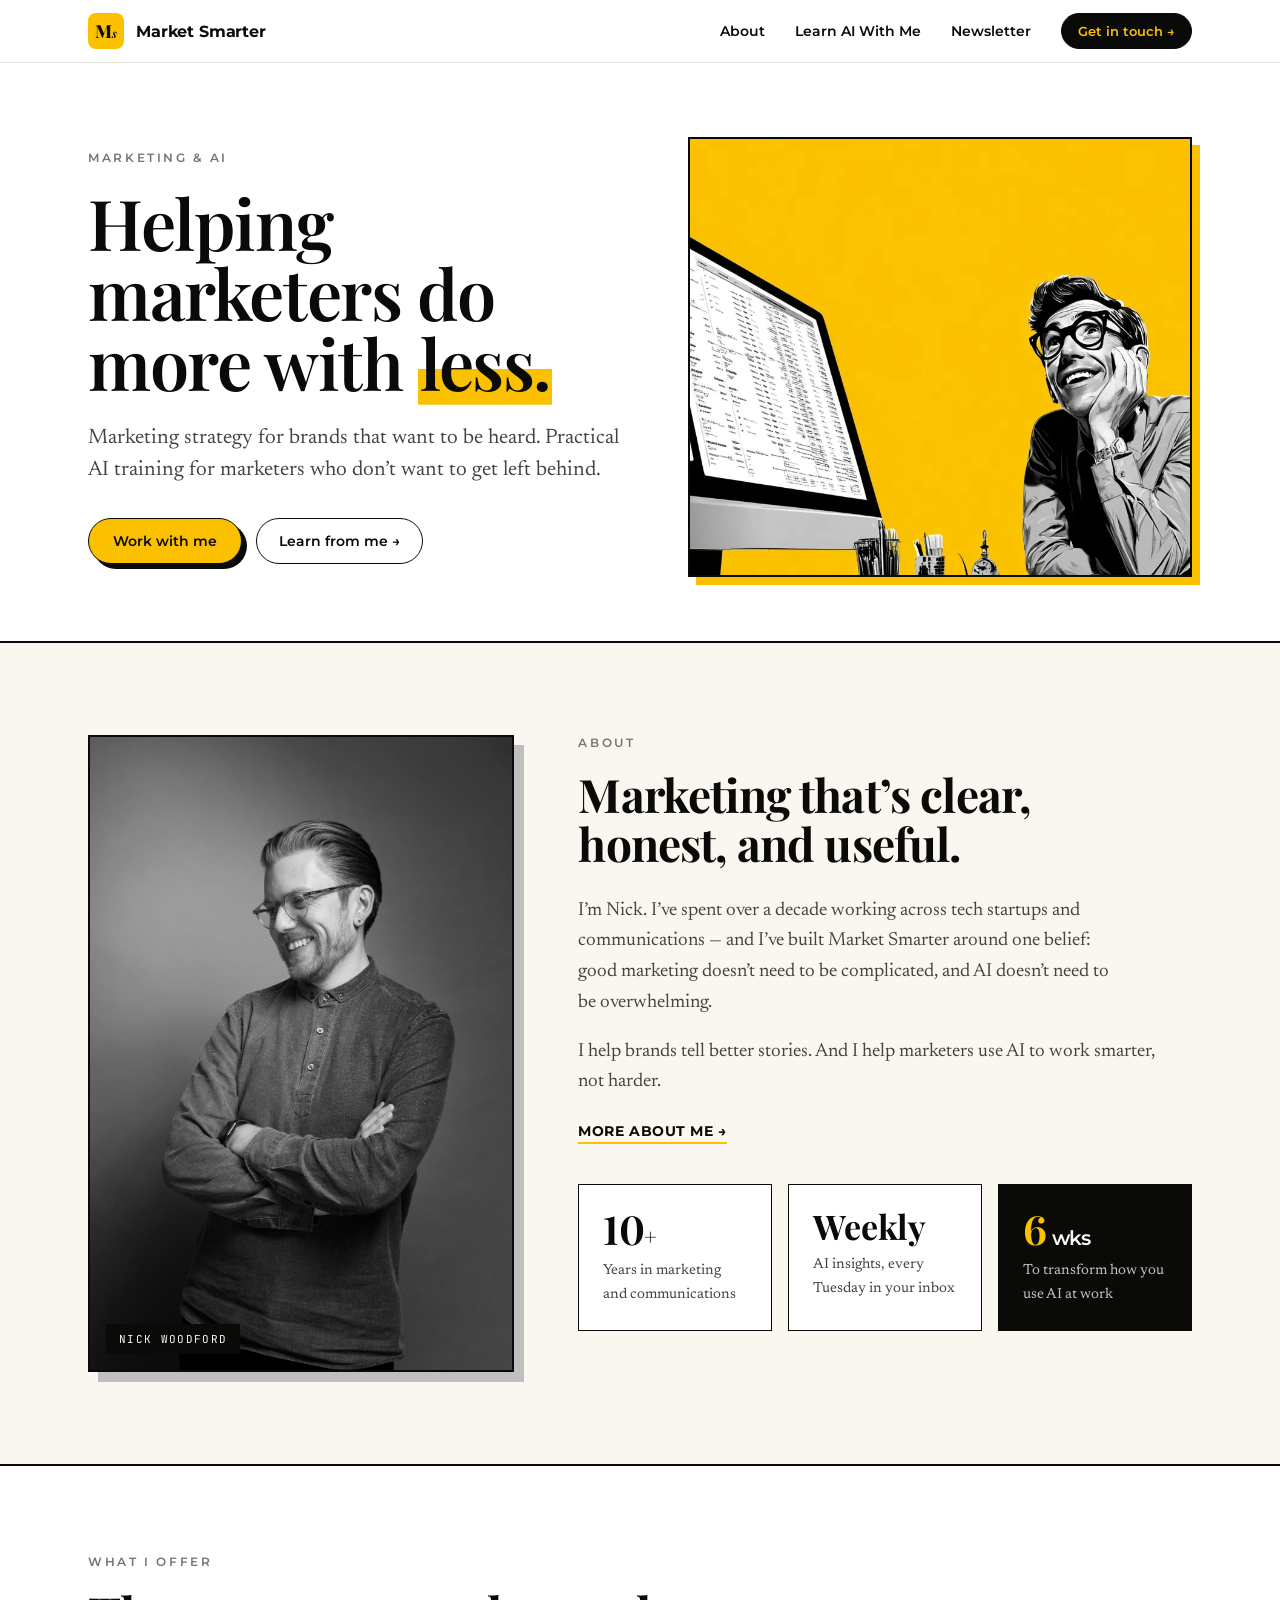
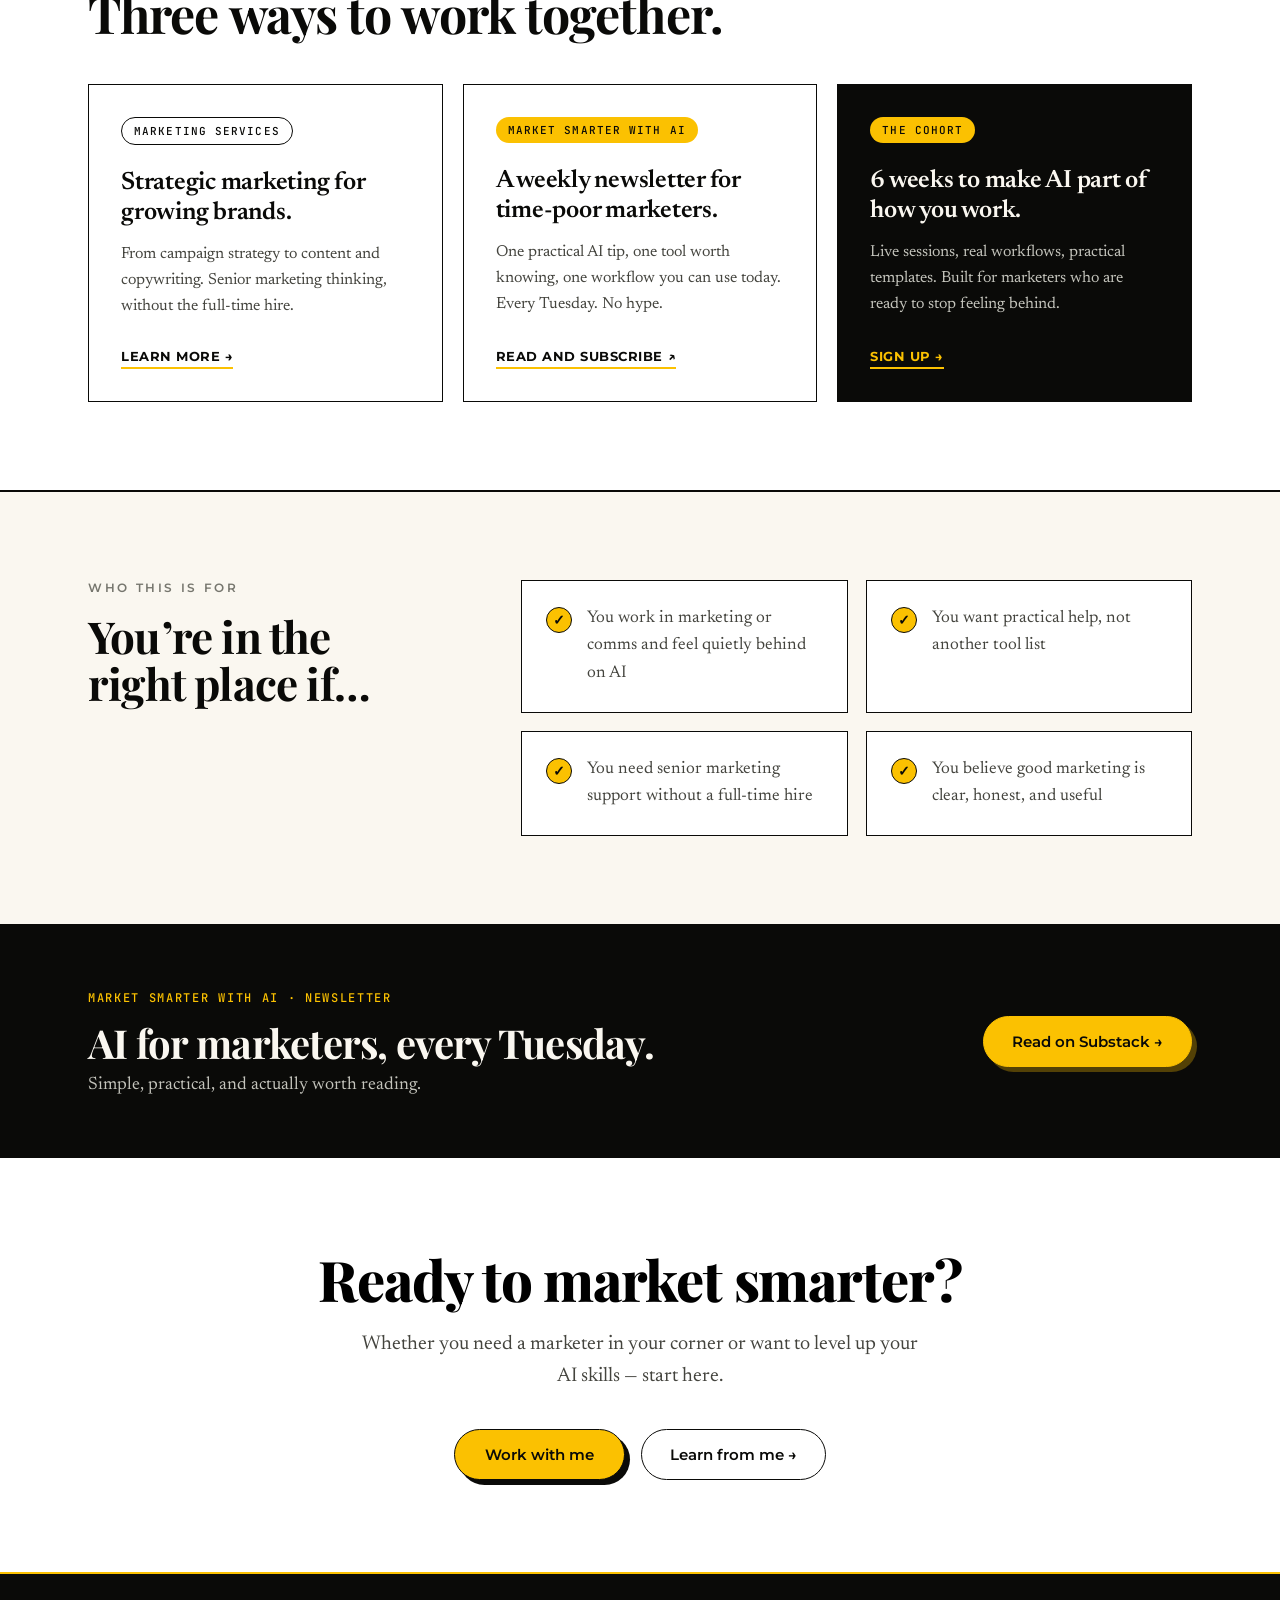
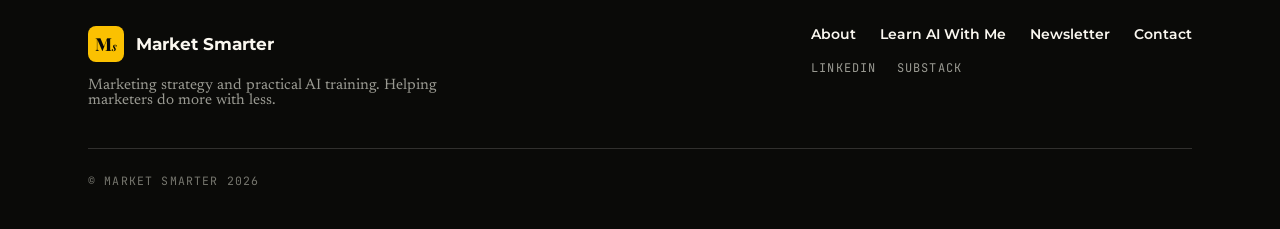
<file: docs/index.html>
<!DOCTYPE html>
<html lang="en">
<head>
<meta charset="utf-8">
<meta name="viewport" content="width=device-width, initial-scale=1">
<title>Market Smarter — Marketing &amp; practical AI for marketers</title>
<meta name="description" content="Nick Woodford (Market Smarter): freelance marketing & communications, the Market Smarter With AI newsletter, and a 6-week AI cohort for marketers.">
<link rel="icon" type="image/svg+xml" href="assets/favicon.svg">
<link rel="mask-icon" href="assets/favicon.svg" color="#FBC101">
<link rel="apple-touch-icon" href="assets/favicon.svg">
<link rel="stylesheet" href="colors_and_type.css">
<style>
  *{box-sizing:border-box;}
  html{scroll-behavior:smooth;}
  body{margin:0;background:var(--white);-webkit-font-smoothing:antialiased;}
  ::selection{background:var(--brand-yellow);color:var(--ink);}
  img{max-width:100%;}
  .ms-nav-toggle{display:none;}
  a{color:var(--ink);}
  a:hover{color:var(--ink-soft);}
  @media (prefers-reduced-motion: reduce){*{animation:none !important;scroll-behavior:auto !important;}}
  @media (max-width: 880px){
    .ms-nav-toggle{display:inline-flex !important;}
    .ms-nav-links{display:none !important;position:absolute;top:100%;left:0;right:0;flex-direction:column !important;align-items:stretch !important;gap:0 !important;background:var(--white);border-bottom:1px solid var(--border);padding:14px 28px 20px !important;box-shadow:0 16px 24px -16px rgba(0,0,0,0.35);}
    header.ms-open .ms-nav-links{display:flex !important;}
    .ms-nav-links a{padding:13px 8px !important;font-size:15.5px !important;border-bottom:1px solid var(--border);}
    .ms-nav-links a:last-child{border-bottom:none !important;margin-top:14px !important;padding:14px 18px !important;border-radius:999px !important;justify-content:center !important;font-size:14px !important;}
 
    .ms-grid-2{grid-template-columns:1fr !important;}
    .ms-hero-media{min-height:300px !important;}
    .ms-offer{grid-template-columns:1fr !important;}
    .ms-stats{grid-template-columns:1fr !important;}
    .ms-checklist{grid-template-columns:1fr !important;}
    .ms-display{font-size:46px !important;}
    .ms-section{padding:60px 0 !important;}
  }
  @media (max-width: 560px){
    .ms-display{font-size:36px !important;}
    .ms-wrap{padding-left:20px !important;padding-right:20px !important;}
  }

  /* --- generated hover/active states (translated from prototype style-hover/style-active) --- */
  [data-h="1"]:hover{color:var(--gray-500) !important;}
  [data-h="2"]:hover{color:var(--gray-500) !important;}
  [data-h="3"]:hover{color:var(--gray-500) !important;}
  [data-h="4"]:hover{background:var(--ink-soft) !important;}
  [data-h="5"]:hover{background:var(--brand-yellow-deep) !important;}
  [data-h="6"]:hover{background:var(--brand-yellow-wash) !important;}
  [data-h="7"]:hover{gap:13px !important;border-bottom-color:var(--ink) !important;}
  [data-h="8"]:hover{transform:translate(-3px,-3px) !important;box-shadow:8px 8px 0 var(--ink) !important;}
  [data-h="9"]:hover{transform:translate(-3px,-3px) !important;box-shadow:8px 8px 0 var(--ink) !important;}
  [data-h="10"]:hover{transform:translate(-3px,-3px) !important;box-shadow:8px 8px 0 var(--brand-yellow) !important;}
  [data-h="11"]:hover{background:var(--brand-yellow-deep) !important;}
  [data-h="12"]:hover{background:var(--brand-yellow-deep) !important;}
  [data-h="13"]:hover{background:var(--brand-yellow-wash) !important;}
  [data-h="14"]:hover{color:var(--brand-yellow) !important;}
  [data-h="15"]:hover{color:var(--brand-yellow) !important;}
  [data-h="16"]:hover{color:var(--brand-yellow) !important;}
  [data-h="17"]:hover{color:var(--brand-yellow) !important;}
  [data-h="18"]:hover{color:var(--brand-yellow) !important;}
  [data-h="19"]:hover{color:var(--brand-yellow) !important;}
  [data-a="20"]:active{transform:translate(5px,5px) !important;box-shadow:0 0 0 var(--ink) !important;}
  [data-a="21"]:active{transform:translate(5px,5px) !important;box-shadow:0 0 0 var(--brand-yellow) !important;}
  [data-a="22"]:active{transform:translate(5px,5px) !important;box-shadow:0 0 0 var(--ink) !important;}
</style>
</head>
<body>
<div id="top" style="background:var(--white);overflow-x:hidden;">

<!-- ===================== NAV ===================== -->
<header style="position:sticky;top:0;z-index:60;background:rgba(255,255,255,0.88);backdrop-filter:blur(10px) saturate(1.3);-webkit-backdrop-filter:blur(10px) saturate(1.3);border-bottom:1px solid var(--border);">
  <nav class="ms-wrap" style="max-width:1160px;margin:0 auto;padding:13px 28px;display:flex;align-items:center;justify-content:space-between;gap:24px;">
    <a href="#top" style="display:inline-flex;align-items:center;gap:12px;text-decoration:none;">
      <span style="display:inline-flex;align-items:center;justify-content:center;width:36px;height:36px;background:var(--brand-yellow);border-radius:8px;flex:none;">
        <span style="font-family:var(--font-display);font-weight:800;color:var(--ink);font-size:18px;line-height:1;letter-spacing:-0.01em;">M<span style="font-style:italic;font-weight:600;font-size:0.66em;">s</span></span>
      </span>
      <span style="font-family:var(--font-sans);font-weight:700;font-size:16px;letter-spacing:-0.01em;color:var(--ink);">Market Smarter</span>
    </a>
    <div class="ms-nav-links" style="display:flex;align-items:center;gap:30px;">
      <a href="portfolio/" style="font-family:var(--font-sans);font-size:13.5px;font-weight:600;text-decoration:none;color:var(--ink);transition:color 200ms;" data-h="1">About</a>
      <a href="learn-ai-with-me/" style="font-family:var(--font-sans);font-size:13.5px;font-weight:600;text-decoration:none;color:var(--ink);transition:color 200ms;" data-h="2">Learn AI With Me</a>
      <a href="https://marketsmarterwithai.substack.com" target="_blank" rel="noopener" style="font-family:var(--font-sans);font-size:13.5px;font-weight:600;text-decoration:none;color:var(--ink);transition:color 200ms;" data-h="3">Newsletter</a>
      <a href="portfolio/#contact" style="display:inline-flex;align-items:center;gap:7px;font-family:var(--font-sans);font-weight:600;font-size:13px;text-decoration:none;padding:9px 16px;border-radius:999px;border:1.5px solid var(--ink);background:var(--ink);color:var(--brand-yellow);transition:background 200ms;" data-h="4">Get in touch &rarr;</a>
    </div>
    <button class="ms-nav-toggle" aria-label="Open menu" aria-expanded="false" onclick="var h=this.closest('header');var o=h.classList.toggle('ms-open');this.setAttribute('aria-expanded',o);this.setAttribute('aria-label',o?'Close menu':'Open menu');" style="display:none;align-items:center;justify-content:center;width:42px;height:42px;padding:0;background:transparent;border:1.5px solid var(--ink);border-radius:10px;cursor:pointer;color:var(--ink);flex:none;"><svg width="20" height="20" viewBox="0 0 24 24" fill="none" stroke="currentColor" stroke-width="2" stroke-linecap="round"><line x1="3" y1="6" x2="21" y2="6"/><line x1="3" y1="12" x2="21" y2="12"/><line x1="3" y1="18" x2="21" y2="18"/></svg></button>
  </nav>
</header>

<!-- ===================== HERO ===================== -->
<section class="ms-section ms-wrap" style="max-width:1160px;margin:0 auto;padding:74px 28px 64px;">
  <div class="ms-grid-2" style="display:grid;grid-template-columns:1.04fr 0.96fr;gap:54px;align-items:center;">
    <div>
      <div class="eyebrow" style="margin-bottom:22px;">Marketing &amp; AI</div>
      <h1 class="display ms-display" style="font-size:70px;line-height:1.0;margin:0 0 26px;">Helping marketers do more with <span style="background-image:linear-gradient(var(--brand-yellow),var(--brand-yellow));background-size:100% 38%;background-repeat:no-repeat;background-position:0 92%;padding:0 2px;">less.</span></h1>
      <p class="subtitle" style="font-style:normal;font-size:21px;line-height:1.5;color:var(--gray-700);max-width:560px;margin:0 0 32px;">Marketing strategy for brands that want to be heard. Practical AI training for marketers who don&rsquo;t want to get left behind.</p>
      <div style="display:flex;gap:14px;flex-wrap:wrap;align-items:center;">
        <a href="portfolio/" style="display:inline-flex;align-items:center;gap:9px;font-family:var(--font-sans);font-weight:600;font-size:14px;text-decoration:none;padding:13px 24px;border-radius:999px;border:1.5px solid var(--ink);background:var(--brand-yellow);color:var(--ink);box-shadow:5px 5px 0 var(--ink);transition:transform 120ms cubic-bezier(.2,.6,.2,1),background 200ms,box-shadow 120ms cubic-bezier(.2,.6,.2,1);" data-h="5" data-a="20">Work with me</a>
        <a href="learn-ai-with-me/" style="display:inline-flex;align-items:center;gap:9px;font-family:var(--font-sans);font-weight:600;font-size:14px;text-decoration:none;padding:13px 22px;border-radius:999px;border:1.5px solid var(--ink);background:transparent;color:var(--ink);transition:background 200ms;" data-h="6">Learn from me &rarr;</a>
      </div>
    </div>
    <div class="ms-hero-media" style="position:relative;border:2px solid var(--ink);box-shadow:8px 8px 0 var(--brand-yellow);min-height:440px;overflow:hidden;background:var(--brand-yellow);">
      <img src="assets/hero-illustration.webp" alt="Illustration of Nick at his desk, looking up in thought" style="position:absolute;inset:0;width:100%;height:100%;object-fit:cover;object-position:65% center;display:block;" />
    </div>
  </div>
</section>

<!-- ===================== ABOUT ===================== -->
<section id="about" class="ms-section" style="scroll-margin-top:70px;padding:92px 0;background:var(--paper);border-top:2px solid var(--ink);border-bottom:2px solid var(--ink);">
  <div class="ms-wrap" style="max-width:1160px;margin:0 auto;padding:0 28px;">
    <div class="ms-grid-2" style="display:grid;grid-template-columns:0.82fr 1.18fr;gap:64px;align-items:start;">
      <div style="position:relative;">
        <img src="assets/nick-home.png" alt="Portrait of Nick Woodford" style="width:100%;display:block;border:2px solid var(--ink);box-shadow:10px 10px 0 var(--brand-yellow);filter:grayscale(1);" />
        <div style="position:absolute;bottom:18px;left:18px;background:var(--ink);color:var(--paper);font-family:var(--font-mono);font-size:11px;letter-spacing:.12em;text-transform:uppercase;padding:8px 13px;">Nick Woodford</div>
      </div>
      <div>
        <div class="eyebrow" style="margin-bottom:20px;">About</div>
        <h2 class="h1" style="font-size:46px;margin:0 0 28px;">Marketing that&rsquo;s clear, honest, and useful.</h2>
        <div style="max-width:580px;">
          <p class="body" style="font-size:19px;margin:0 0 18px;">I&rsquo;m Nick. I&rsquo;ve spent over a decade working across tech startups and communications &mdash; and I&rsquo;ve built Market Smarter around one belief: good marketing doesn&rsquo;t need to be complicated, and AI doesn&rsquo;t need to be overwhelming.</p>
          <p class="body" style="font-size:19px;margin:0 0 24px;">I help brands tell better stories. And I help marketers use AI to work smarter, not harder.</p>
          <a href="portfolio/" style="display:inline-flex;align-items:center;gap:8px;font-family:var(--font-sans);font-weight:700;font-size:13.5px;letter-spacing:.04em;text-transform:uppercase;text-decoration:none;color:var(--ink);border-bottom:2px solid var(--brand-yellow);padding-bottom:3px;transition:gap 200ms,border-color 200ms;" data-h="7">More about me &rarr;</a>
        </div>
        <div class="ms-stats" style="margin-top:40px;display:grid;grid-template-columns:repeat(3,1fr);gap:16px;">
          <div style="background:var(--white);border:1.5px solid var(--ink);padding:24px;">
            <div class="numeral" style="font-size:40px;line-height:1;">10<span style="font-size:0.55em;">+</span></div>
            <div class="body" style="font-size:14.5px;color:var(--gray-700);margin-top:10px;">Years in marketing and communications</div>
          </div>
          <div style="background:var(--white);border:1.5px solid var(--ink);padding:24px;">
            <div style="font-family:var(--font-display);font-weight:700;font-size:34px;line-height:1;color:var(--ink);">Weekly</div>
            <div class="body" style="font-size:14.5px;color:var(--gray-700);margin-top:10px;">AI insights, every Tuesday in your inbox</div>
          </div>
          <div style="background:var(--ink);border:1.5px solid var(--ink);padding:24px;">
            <div class="numeral" style="font-size:40px;line-height:1;color:var(--brand-yellow);">6<span style="font-size:0.5em;font-family:var(--font-sans);font-weight:600;color:var(--paper);"> wks</span></div>
            <div class="body" style="font-size:14.5px;color:var(--gray-300);margin-top:10px;">To transform how you use AI at work</div>
          </div>
        </div>
      </div>
    </div>
  </div>
</section>

<!-- ===================== WHAT I OFFER ===================== -->
<section id="offer" class="ms-section ms-wrap" style="scroll-margin-top:70px;max-width:1160px;margin:0 auto;padding:88px 28px;">
  <div style="max-width:640px;margin-bottom:44px;">
    <div class="eyebrow" style="margin-bottom:18px;">What I offer</div>
    <h2 class="h1" style="font-size:50px;margin:0;">Three ways to work together.</h2>
  </div>
  <div class="ms-offer" style="display:grid;grid-template-columns:repeat(3,1fr);gap:20px;align-items:stretch;">
    <!-- Card 1 -->
    <a href="portfolio/" style="text-decoration:none;display:flex;flex-direction:column;background:var(--white);border:1.5px solid var(--ink);padding:32px;transition:transform 200ms cubic-bezier(.2,.6,.2,1),box-shadow 200ms;" data-h="8">
      <span style="align-self:flex-start;font-family:var(--font-mono);font-size:11px;font-weight:500;letter-spacing:.1em;text-transform:uppercase;padding:6px 12px;border-radius:999px;border:1.3px solid var(--ink);color:var(--ink);margin-bottom:24px;">Marketing Services</span>
      <h3 class="h3" style="font-size:25px;margin:0 0 14px;">Strategic marketing for growing brands.</h3>
      <p class="body" style="font-size:16px;margin:0 0 28px;flex:1;">From campaign strategy to content and copywriting. Senior marketing thinking, without the full-time hire.</p>
      <span style="font-family:var(--font-sans);font-weight:700;font-size:13px;letter-spacing:.04em;text-transform:uppercase;color:var(--ink);border-bottom:2px solid var(--brand-yellow);padding-bottom:3px;align-self:flex-start;">Learn more &rarr;</span>
    </a>
    <!-- Card 2 -->
    <a href="https://marketsmarterwithai.substack.com" target="_blank" rel="noopener" style="text-decoration:none;display:flex;flex-direction:column;background:var(--white);border:1.5px solid var(--ink);padding:32px;transition:transform 200ms cubic-bezier(.2,.6,.2,1),box-shadow 200ms;" data-h="9">
      <span style="align-self:flex-start;font-family:var(--font-mono);font-size:11px;font-weight:500;letter-spacing:.1em;text-transform:uppercase;padding:6px 12px;border-radius:999px;background:var(--brand-yellow);color:var(--ink);margin-bottom:24px;">Market Smarter with AI</span>
      <h3 class="h3" style="font-size:25px;margin:0 0 14px;">A weekly newsletter for time-poor marketers.</h3>
      <p class="body" style="font-size:16px;margin:0 0 28px;flex:1;">One practical AI tip, one tool worth knowing, one workflow you can use today. Every Tuesday. No hype.</p>
      <span style="font-family:var(--font-sans);font-weight:700;font-size:13px;letter-spacing:.04em;text-transform:uppercase;color:var(--ink);border-bottom:2px solid var(--brand-yellow);padding-bottom:3px;align-self:flex-start;">Read and Subscribe &nearr;</span>
    </a>
    <!-- Card 3 -->
    <a href="learn-ai-with-me/" style="text-decoration:none;display:flex;flex-direction:column;background:var(--ink);border:1.5px solid var(--ink);padding:32px;transition:transform 200ms cubic-bezier(.2,.6,.2,1),box-shadow 200ms;" data-h="10">
      <span style="align-self:flex-start;font-family:var(--font-mono);font-size:11px;font-weight:500;letter-spacing:.1em;text-transform:uppercase;padding:6px 12px;border-radius:999px;background:var(--brand-yellow);color:var(--ink);margin-bottom:24px;">The Cohort</span>
      <h3 class="h3" style="font-size:25px;margin:0 0 14px;color:var(--paper);">6 weeks to make AI part of how you work.</h3>
      <p class="body" style="font-size:16px;margin:0 0 28px;flex:1;color:var(--gray-300);">Live sessions, real workflows, practical templates. Built for marketers who are ready to stop feeling behind.</p>
      <span style="font-family:var(--font-sans);font-weight:700;font-size:13px;letter-spacing:.04em;text-transform:uppercase;color:var(--brand-yellow);border-bottom:2px solid var(--brand-yellow);padding-bottom:3px;align-self:flex-start;">Sign up &rarr;</span>
    </a>
  </div>
</section>

<!-- ===================== WHO THIS IS FOR ===================== -->
<section class="ms-section" style="padding:88px 0;background:var(--paper);border-top:2px solid var(--ink);border-bottom:2px solid var(--ink);">
  <div class="ms-wrap" style="max-width:1160px;margin:0 auto;padding:0 28px;">
    <div class="ms-grid-2" style="display:grid;grid-template-columns:0.72fr 1.28fr;gap:56px;align-items:start;">
      <div>
        <div class="eyebrow" style="margin-bottom:18px;">Who this is for</div>
        <h2 class="h1" style="font-size:44px;margin:0;">You&rsquo;re in the right place if&hellip;</h2>
      </div>
      <div class="ms-checklist" style="display:grid;grid-template-columns:1fr 1fr;gap:18px;">
        <div style="display:flex;gap:15px;align-items:flex-start;background:var(--white);border:1.5px solid var(--ink);padding:24px;">
          <span style="flex:none;width:26px;height:26px;border-radius:50%;background:var(--brand-yellow);border:1.5px solid var(--ink);display:inline-flex;align-items:center;justify-content:center;font-family:var(--font-sans);font-weight:800;font-size:14px;color:var(--ink);margin-top:2px;">&#10003;</span>
          <p class="body" style="margin:0;font-size:17px;">You work in marketing or comms and feel quietly behind on AI</p>
        </div>
        <div style="display:flex;gap:15px;align-items:flex-start;background:var(--white);border:1.5px solid var(--ink);padding:24px;">
          <span style="flex:none;width:26px;height:26px;border-radius:50%;background:var(--brand-yellow);border:1.5px solid var(--ink);display:inline-flex;align-items:center;justify-content:center;font-family:var(--font-sans);font-weight:800;font-size:14px;color:var(--ink);margin-top:2px;">&#10003;</span>
          <p class="body" style="margin:0;font-size:17px;">You want practical help, not another tool list</p>
        </div>
        <div style="display:flex;gap:15px;align-items:flex-start;background:var(--white);border:1.5px solid var(--ink);padding:24px;">
          <span style="flex:none;width:26px;height:26px;border-radius:50%;background:var(--brand-yellow);border:1.5px solid var(--ink);display:inline-flex;align-items:center;justify-content:center;font-family:var(--font-sans);font-weight:800;font-size:14px;color:var(--ink);margin-top:2px;">&#10003;</span>
          <p class="body" style="margin:0;font-size:17px;">You need senior marketing support without a full-time hire</p>
        </div>
        <div style="display:flex;gap:15px;align-items:flex-start;background:var(--white);border:1.5px solid var(--ink);padding:24px;">
          <span style="flex:none;width:26px;height:26px;border-radius:50%;background:var(--brand-yellow);border:1.5px solid var(--ink);display:inline-flex;align-items:center;justify-content:center;font-family:var(--font-sans);font-weight:800;font-size:14px;color:var(--ink);margin-top:2px;">&#10003;</span>
          <p class="body" style="margin:0;font-size:17px;">You believe good marketing is clear, honest, and useful</p>
        </div>
      </div>
    </div>
  </div>
</section>

<!-- ===================== NEWSLETTER STRIP ===================== -->
<section style="background:var(--ink);color:var(--paper);">
  <div class="ms-wrap" style="max-width:1160px;margin:0 auto;padding:64px 28px;">
    <div style="display:flex;align-items:center;justify-content:space-between;gap:36px;flex-wrap:wrap;">
      <div style="flex:1;min-width:300px;">
        <div class="label-mono" style="color:var(--brand-yellow);margin-bottom:16px;">Market Smarter with AI &middot; Newsletter</div>
        <h2 style="font-family:var(--font-display);font-weight:700;font-size:40px;line-height:1.05;letter-spacing:-0.018em;margin:0 0 12px;color:var(--paper);">AI for marketers, every Tuesday.</h2>
        <p style="font-family:var(--font-serif);font-size:18px;color:var(--gray-300);margin:0;">Simple, practical, and actually worth reading.</p>
      </div>
      <a href="https://marketsmarterwithai.substack.com" target="_blank" rel="noopener" style="flex:none;display:inline-flex;align-items:center;gap:9px;font-family:var(--font-sans);font-weight:600;font-size:15px;text-decoration:none;padding:15px 28px;border-radius:999px;border:1.5px solid var(--brand-yellow);background:var(--brand-yellow);color:var(--ink);box-shadow:5px 5px 0 rgba(251,193,1,0.3);transition:transform 120ms cubic-bezier(.2,.6,.2,1),background 200ms,box-shadow 120ms cubic-bezier(.2,.6,.2,1);" data-h="11" data-a="21">Read on Substack &rarr;</a>
    </div>
  </div>
</section>

<!-- ===================== FOOTER CTA ===================== -->
<section class="ms-section ms-wrap" style="max-width:1160px;margin:0 auto;padding:92px 28px;text-align:center;">
  <h2 class="ms-display" style="font-family:var(--font-display);font-weight:800;font-size:56px;line-height:1.04;letter-spacing:-0.02em;margin:0 auto 20px;max-width:720px;">Ready to market smarter?</h2>
  <p class="body" style="font-size:20px;color:var(--gray-700);max-width:560px;margin:0 auto 36px;">Whether you need a marketer in your corner or want to level up your AI skills &mdash; start here.</p>
  <div style="display:flex;gap:16px;flex-wrap:wrap;justify-content:center;align-items:center;">
    <a href="portfolio/" style="display:inline-flex;align-items:center;gap:9px;font-family:var(--font-sans);font-weight:600;font-size:15px;text-decoration:none;padding:15px 30px;border-radius:999px;border:1.5px solid var(--ink);background:var(--brand-yellow);color:var(--ink);box-shadow:5px 5px 0 var(--ink);transition:transform 120ms cubic-bezier(.2,.6,.2,1),background 200ms,box-shadow 120ms cubic-bezier(.2,.6,.2,1);" data-h="12" data-a="22">Work with me</a>
    <a href="learn-ai-with-me/" style="display:inline-flex;align-items:center;gap:9px;font-family:var(--font-sans);font-weight:600;font-size:15px;text-decoration:none;padding:15px 28px;border-radius:999px;border:1.5px solid var(--ink);background:transparent;color:var(--ink);transition:background 200ms;" data-h="13">Learn from me &rarr;</a>
  </div>
</section>

<!-- ===================== FOOTER ===================== -->
<footer style="background:var(--ink);color:var(--paper);border-top:2px solid var(--brand-yellow);">
  <div class="ms-wrap" style="max-width:1160px;margin:0 auto;padding:52px 28px 40px;">
    <div class="ms-grid-2" style="display:grid;grid-template-columns:1fr auto;gap:36px;align-items:start;">
      <div>
        <div style="display:inline-flex;align-items:center;gap:12px;margin-bottom:16px;">
          <span style="display:inline-flex;align-items:center;justify-content:center;width:36px;height:36px;background:var(--brand-yellow);border-radius:8px;flex:none;">
            <span style="font-family:var(--font-display);font-weight:800;color:var(--ink);font-size:18px;line-height:1;">M<span style="font-style:italic;font-weight:600;font-size:0.66em;">s</span></span>
          </span>
          <span style="font-family:var(--font-sans);font-weight:700;font-size:17px;color:var(--paper);">Market Smarter</span>
        </div>
        <p style="font-family:var(--font-serif);font-size:15px;color:var(--gray-400);margin:0;max-width:380px;">Marketing strategy and practical AI training. Helping marketers do more with less.</p>
      </div>
      <div style="display:flex;flex-direction:column;gap:18px;align-items:flex-start;">
        <div style="display:flex;gap:24px;flex-wrap:wrap;">
          <a href="portfolio/" style="font-family:var(--font-sans);font-size:13.5px;font-weight:600;color:var(--paper);text-decoration:none;" data-h="14">About</a>
          <a href="learn-ai-with-me/" style="font-family:var(--font-sans);font-size:13.5px;font-weight:600;color:var(--paper);text-decoration:none;" data-h="15">Learn AI With Me</a>
          <a href="https://marketsmarterwithai.substack.com" target="_blank" rel="noopener" style="font-family:var(--font-sans);font-size:13.5px;font-weight:600;color:var(--paper);text-decoration:none;" data-h="16">Newsletter</a>
          <a href="portfolio/#contact" style="font-family:var(--font-sans);font-size:13.5px;font-weight:600;color:var(--paper);text-decoration:none;" data-h="17">Contact</a>
        </div>
        <div style="display:flex;gap:20px;flex-wrap:wrap;">
          <a href="https://www.linkedin.com/in/nicholaswoodford" target="_blank" rel="noopener" style="font-family:var(--font-mono);font-size:12px;letter-spacing:.1em;text-transform:uppercase;color:var(--gray-400);text-decoration:none;" data-h="18">LinkedIn</a>
          <a href="https://marketsmarterwithai.substack.com" target="_blank" rel="noopener" style="font-family:var(--font-mono);font-size:12px;letter-spacing:.1em;text-transform:uppercase;color:var(--gray-400);text-decoration:none;" data-h="19">Substack</a>
        </div>
      </div>
    </div>
    <div style="margin-top:40px;padding-top:22px;border-top:1px solid rgba(250,247,240,0.16);">
      <span style="font-family:var(--font-mono);font-size:11.5px;letter-spacing:.1em;text-transform:uppercase;color:var(--gray-500);">&copy; Market Smarter 2026</span>
    </div>
  </div>
</footer>

</div>
</body>
</html>
</file>
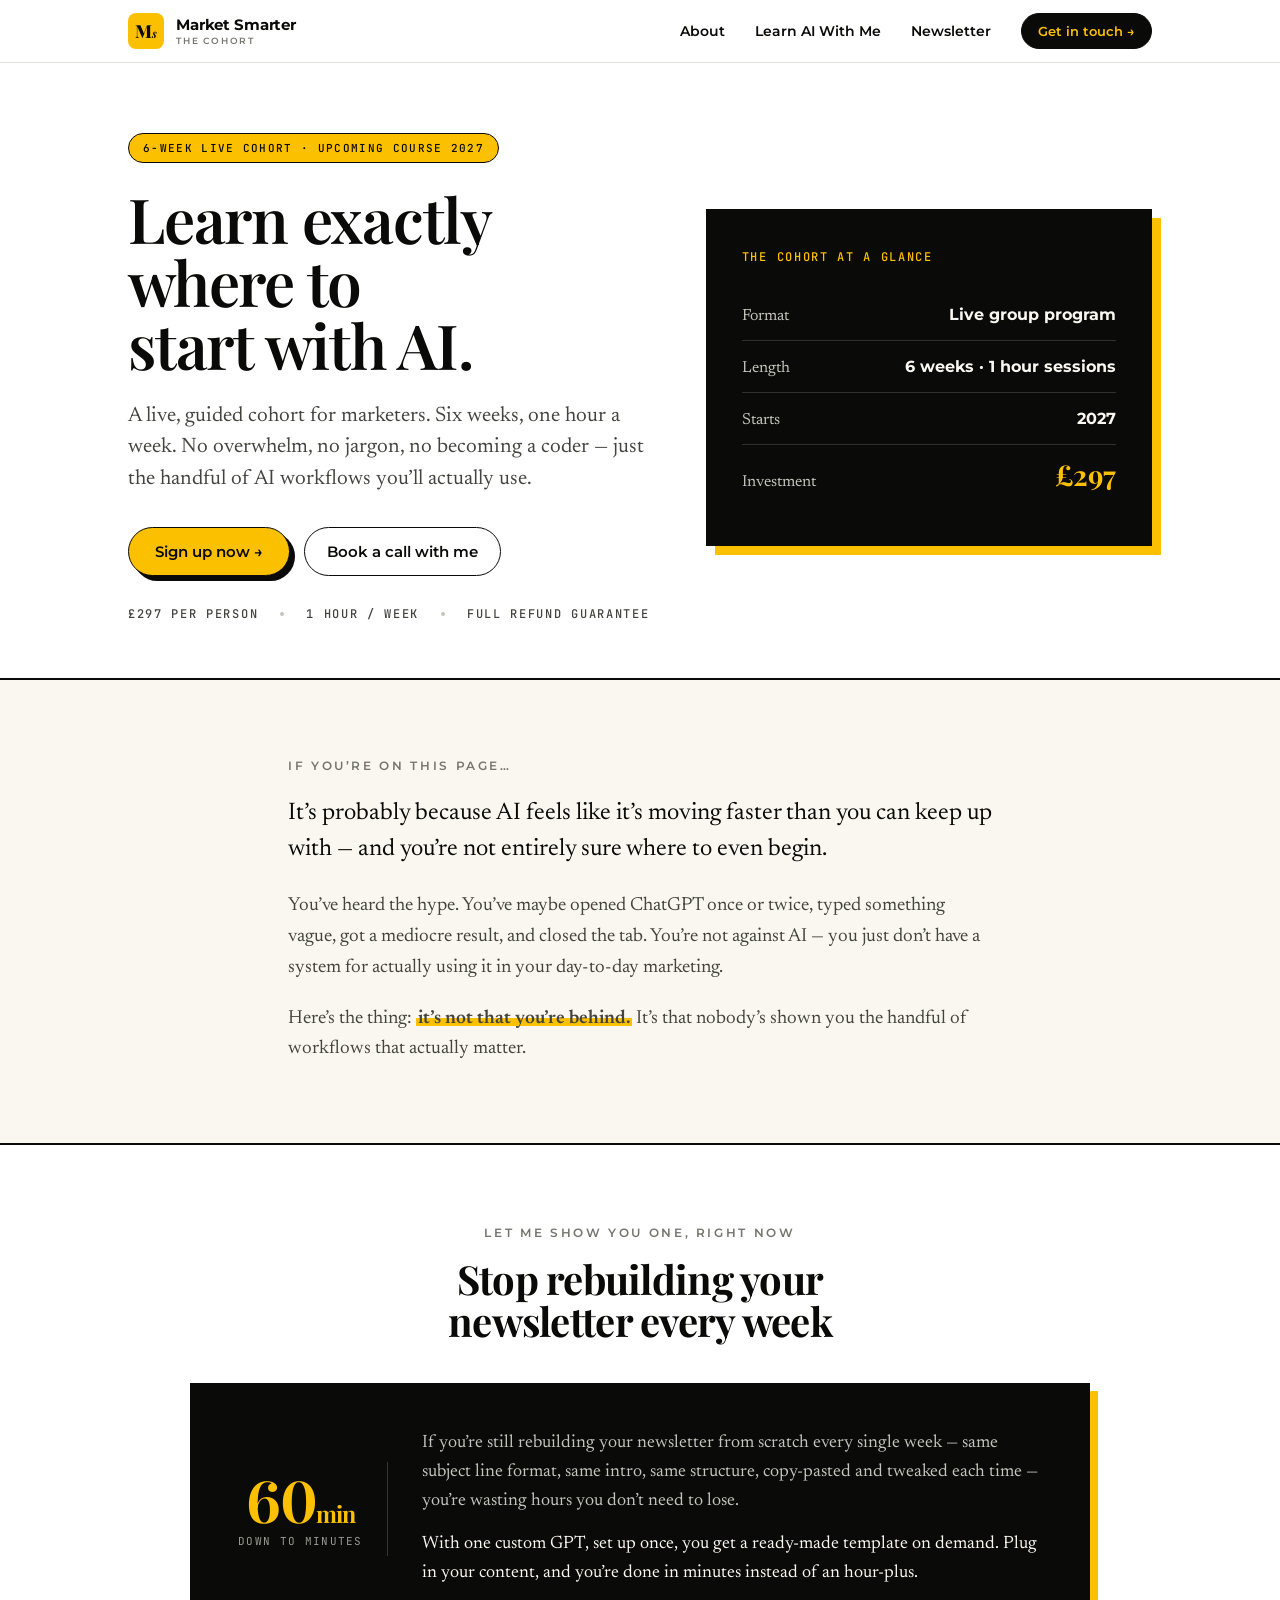
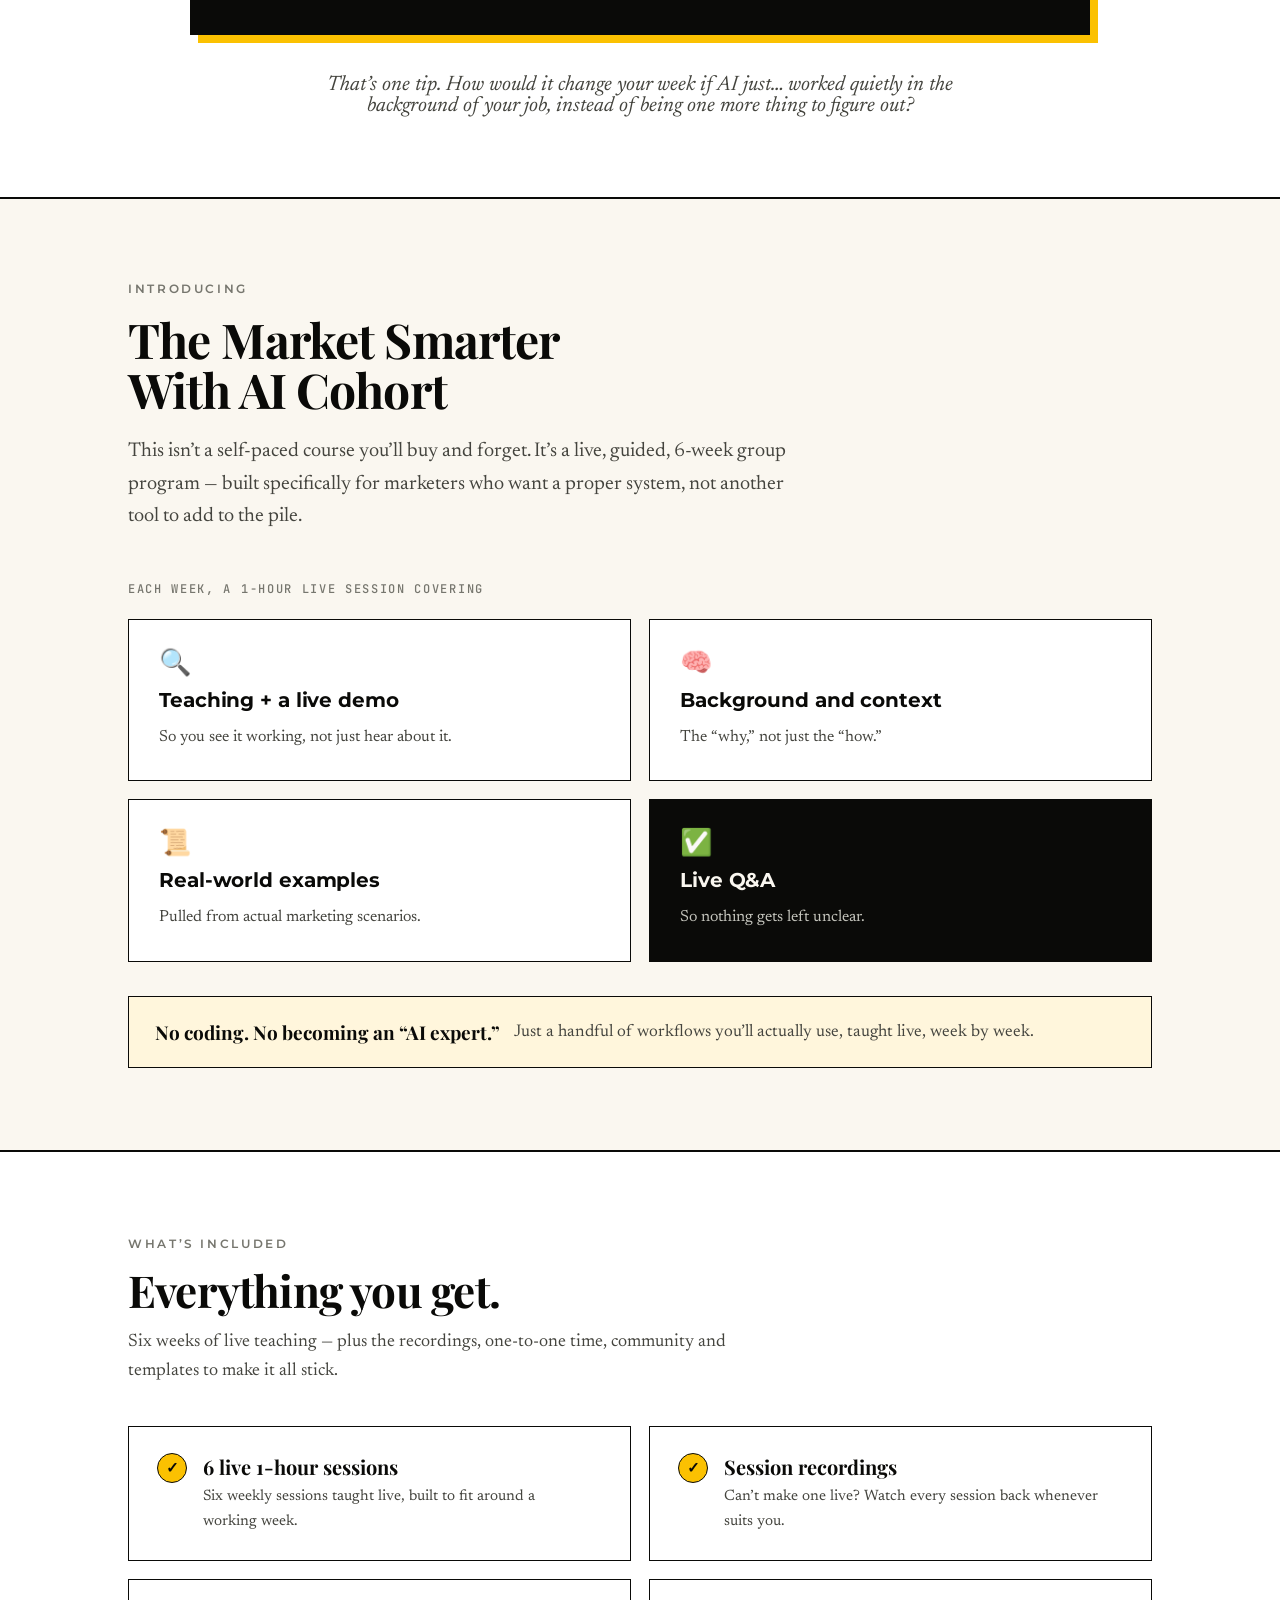
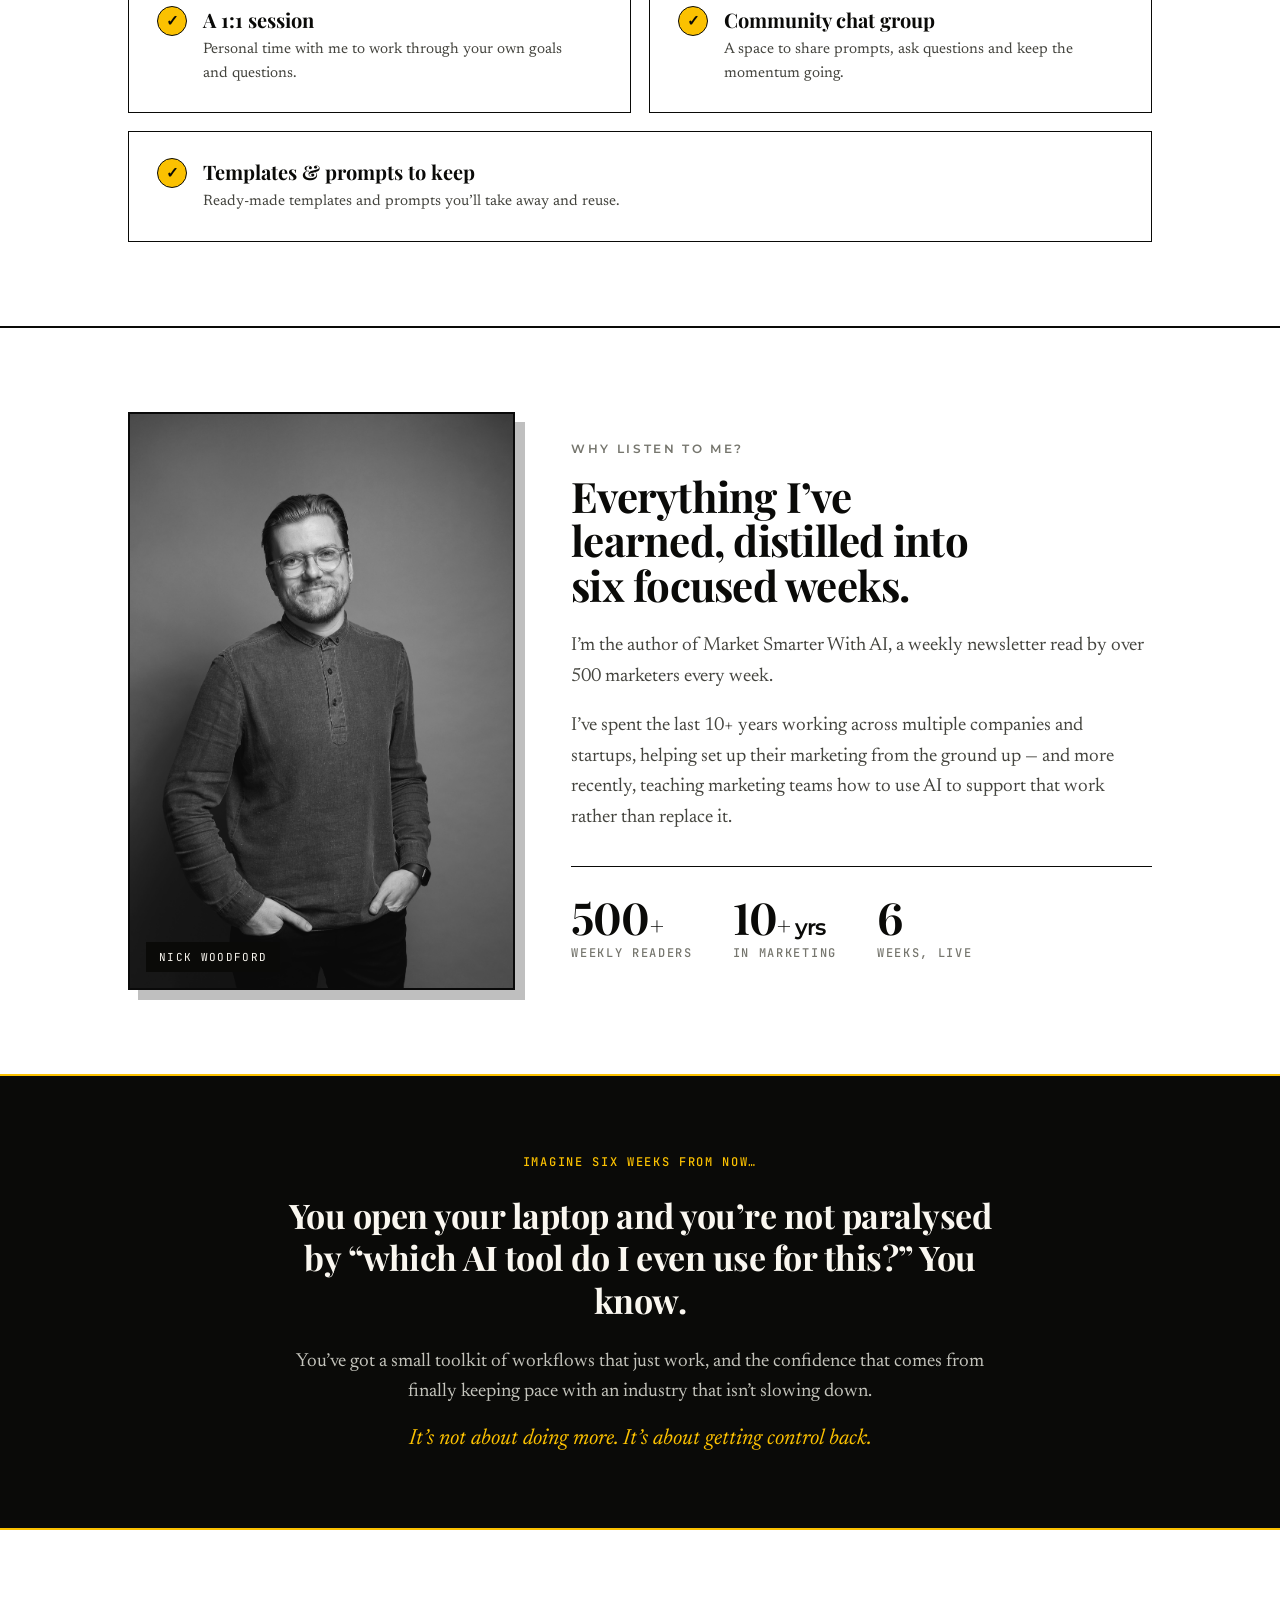
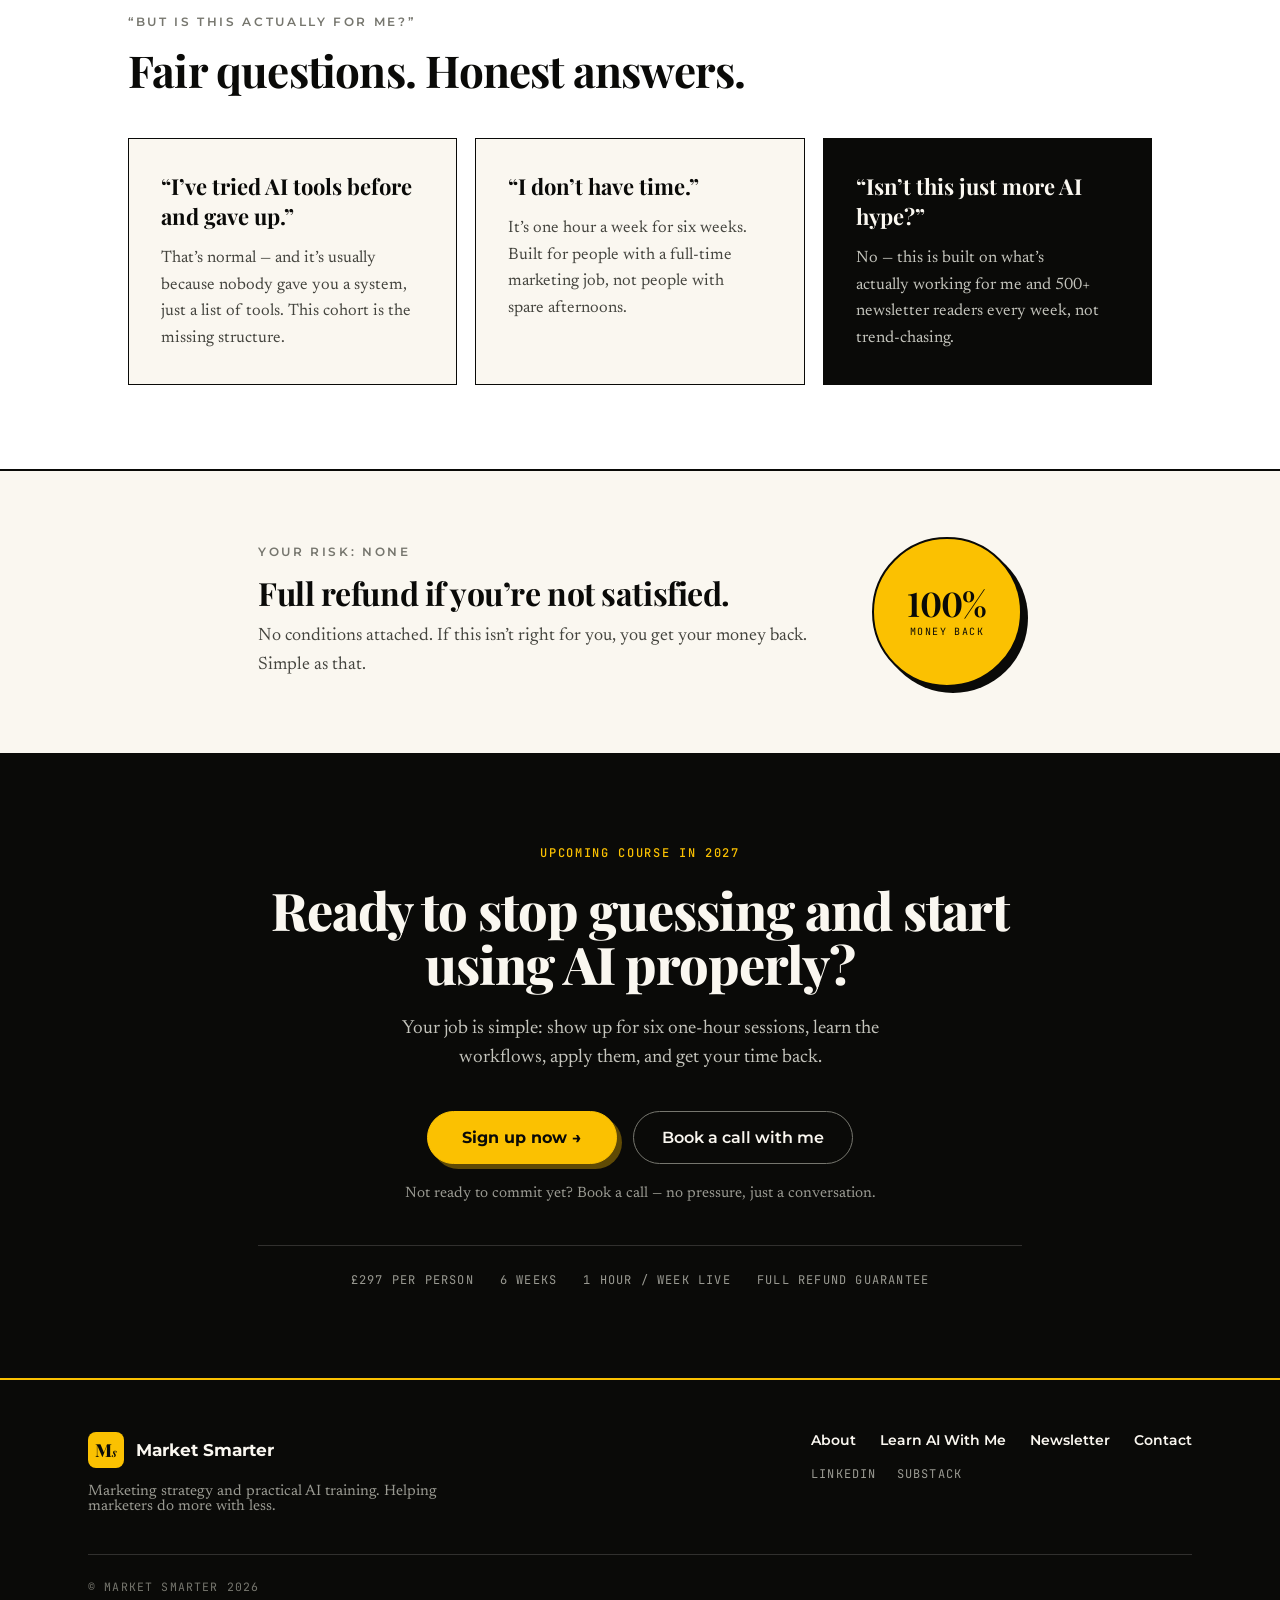
<file: docs/learn-ai-with-me/index.html>
<!DOCTYPE html>
<html lang="en">
<head>
<meta charset="utf-8">
<meta name="viewport" content="width=device-width, initial-scale=1">
<title>Learn AI With Me — The Market Smarter With AI Cohort</title>
<meta name="description" content="A 6-week live cohort helping time-poor marketers make AI part of how they work. No coding, no hype — practical, honest and useful.">
<link rel="icon" type="image/svg+xml" href="../assets/favicon.svg">
<link rel="mask-icon" href="../assets/favicon.svg" color="#FBC101">
<link rel="apple-touch-icon" href="../assets/favicon.svg">
<link rel="stylesheet" href="../colors_and_type.css">
<style>
  *{box-sizing:border-box;}
  html{scroll-behavior:smooth;}
  body{margin:0;background:var(--white);-webkit-font-smoothing:antialiased;}
  ::selection{background:var(--brand-yellow);color:var(--ink);}
  img{max-width:100%;}
  .ms-nav-toggle{display:none;}
  .ms-inc-card{transition:transform 200ms cubic-bezier(.2,.6,.2,1),box-shadow 200ms;}
  .ms-inc-card:hover{transform:translate(-3px,-3px);box-shadow:7px 7px 0 var(--ink);}
  a{color:var(--ink);}
  a:hover{color:var(--ink-soft);}
  @media (prefers-reduced-motion: reduce){*{animation:none !important;scroll-behavior:auto !important;}}
  @media (max-width: 880px){
    .ms-nav-toggle{display:inline-flex !important;}
    .ms-nav-links{display:none !important;position:absolute;top:100%;left:0;right:0;flex-direction:column !important;align-items:stretch !important;gap:0 !important;background:var(--white);border-bottom:1px solid var(--border);padding:14px 28px 20px !important;box-shadow:0 16px 24px -16px rgba(0,0,0,0.35);}
    header.ms-open .ms-nav-links{display:flex !important;}
    .ms-nav-links a{padding:13px 8px !important;font-size:15.5px !important;border-bottom:1px solid var(--border);}
    .ms-nav-links a:last-child{border-bottom:none !important;margin-top:14px !important;padding:14px 18px !important;border-radius:999px !important;justify-content:center !important;font-size:14px !important;}
 
    .ms-grid-2{grid-template-columns:1fr !important;}
    .ms-why{grid-template-columns:1fr !important;}
    .ms-obj{grid-template-columns:1fr !important;}
    .ms-weeks{grid-template-columns:1fr !important;}
    .ms-included{grid-template-columns:1fr !important;}
    .ms-display{font-size:44px !important;}
    .ms-section{padding:60px 0 !important;}
  }
  @media (max-width: 560px){
    .ms-display{font-size:34px !important;}
    .ms-wrap{padding-left:20px !important;padding-right:20px !important;}
  }

  /* --- generated hover/active states (translated from prototype style-hover/style-active) --- */
  [data-h="1"]:hover{color:var(--gray-500) !important;}
  [data-h="2"]:hover{color:var(--gray-500) !important;}
  [data-h="3"]:hover{color:var(--gray-500) !important;}
  [data-h="4"]:hover{background:var(--ink-soft) !important;}
  [data-h="5"]:hover{background:var(--brand-yellow-deep) !important;}
  [data-h="6"]:hover{background:var(--brand-yellow-wash) !important;}
  [data-h="7"]:hover{transform:translate(-3px,-3px) !important;box-shadow:7px 7px 0 var(--ink) !important;}
  [data-h="8"]:hover{transform:translate(-3px,-3px) !important;box-shadow:7px 7px 0 var(--ink) !important;}
  [data-h="9"]:hover{transform:translate(-3px,-3px) !important;box-shadow:7px 7px 0 var(--ink) !important;}
  [data-h="10"]:hover{transform:translate(-3px,-3px) !important;box-shadow:7px 7px 0 var(--brand-yellow) !important;}
  [data-h="11"]:hover{background:var(--brand-yellow-deep) !important;}
  [data-h="12"]:hover{border-color:var(--paper) !important;background:rgba(250,247,240,0.06) !important;}
  [data-h="13"]:hover{color:var(--brand-yellow) !important;}
  [data-h="14"]:hover{color:var(--brand-yellow) !important;}
  [data-h="15"]:hover{color:var(--brand-yellow) !important;}
  [data-h="16"]:hover{color:var(--brand-yellow) !important;}
  [data-h="17"]:hover{color:var(--brand-yellow) !important;}
  [data-h="18"]:hover{color:var(--brand-yellow) !important;}
  [data-a="19"]:active{transform:translate(5px,5px) !important;box-shadow:0 0 0 var(--ink) !important;}
  [data-a="20"]:active{transform:translate(5px,5px) !important;box-shadow:0 0 0 var(--brand-yellow) !important;}
</style>
</head>
<body>
<div id="top" style="background:var(--white);overflow-x:hidden;">

<!-- ===================== NAV ===================== -->
<header style="position:sticky;top:0;z-index:60;background:rgba(255,255,255,0.88);backdrop-filter:blur(10px) saturate(1.3);-webkit-backdrop-filter:blur(10px) saturate(1.3);border-bottom:1px solid var(--border);">
  <nav class="ms-wrap" style="max-width:1080px;margin:0 auto;padding:13px 28px;display:flex;align-items:center;justify-content:space-between;gap:24px;">
    <a href="../" style="display:inline-flex;align-items:center;gap:12px;text-decoration:none;">
      <span style="display:inline-flex;align-items:center;justify-content:center;width:36px;height:36px;background:var(--brand-yellow);border-radius:8px;flex:none;">
        <span style="font-family:var(--font-display);font-weight:800;color:var(--ink);font-size:18px;line-height:1;letter-spacing:-0.01em;">M<span style="font-style:italic;font-weight:600;font-size:0.66em;">s</span></span>
      </span>
      <span style="display:flex;flex-direction:column;line-height:1;">
        <span style="font-family:var(--font-sans);font-weight:700;font-size:15px;letter-spacing:-0.01em;color:var(--ink);">Market Smarter</span>
        <span style="font-family:var(--font-sans);font-weight:600;font-size:9px;letter-spacing:.2em;text-transform:uppercase;color:var(--gray-500);margin-top:4px;">The Cohort</span>
      </span>
    </a>
    <div class="ms-nav-links" style="display:flex;align-items:center;gap:30px;">
      <a href="../portfolio/" style="font-family:var(--font-sans);font-size:13.5px;font-weight:600;text-decoration:none;color:var(--ink);transition:color 200ms;" data-h="1">About</a>
      <a href="./" style="font-family:var(--font-sans);font-size:13.5px;font-weight:600;text-decoration:none;color:var(--ink);transition:color 200ms;" data-h="2">Learn AI With Me</a>
      <a href="https://marketsmarterwithai.substack.com" target="_blank" rel="noopener" style="font-family:var(--font-sans);font-size:13.5px;font-weight:600;text-decoration:none;color:var(--ink);transition:color 200ms;" data-h="3">Newsletter</a>
      <a href="../portfolio/#contact" style="display:inline-flex;align-items:center;gap:7px;font-family:var(--font-sans);font-weight:600;font-size:13px;text-decoration:none;padding:9px 16px;border-radius:999px;border:1.5px solid var(--ink);background:var(--ink);color:var(--brand-yellow);transition:background 200ms;" data-h="4">Get in touch &rarr;</a>
    </div>
    <button class="ms-nav-toggle" aria-label="Open menu" aria-expanded="false" onclick="var h=this.closest('header');var o=h.classList.toggle('ms-open');this.setAttribute('aria-expanded',o);this.setAttribute('aria-label',o?'Close menu':'Open menu');" style="display:none;align-items:center;justify-content:center;width:42px;height:42px;padding:0;background:transparent;border:1.5px solid var(--ink);border-radius:10px;cursor:pointer;color:var(--ink);flex:none;"><svg width="20" height="20" viewBox="0 0 24 24" fill="none" stroke="currentColor" stroke-width="2" stroke-linecap="round"><line x1="3" y1="6" x2="21" y2="6"/><line x1="3" y1="12" x2="21" y2="12"/><line x1="3" y1="18" x2="21" y2="18"/></svg></button>
  </nav>
</header>

<!-- ===================== HERO ===================== -->
<section class="ms-section ms-wrap" style="max-width:1080px;margin:0 auto;padding:70px 28px 56px;">
  <div class="ms-grid-2" style="display:grid;grid-template-columns:1.08fr 0.92fr;gap:54px;align-items:center;">
    <div>
      <div style="display:inline-flex;align-items:center;gap:9px;margin-bottom:24px;padding:7px 14px;border-radius:999px;background:var(--brand-yellow);border:1.5px solid var(--ink);">
        <span style="font-family:var(--font-mono);font-size:11px;font-weight:500;letter-spacing:.12em;text-transform:uppercase;color:var(--ink);">6-week live cohort &middot; Upcoming course 2027</span>
      </div>
      <h1 class="display ms-display" style="font-size:62px;line-height:1.02;margin:0 0 24px;">Learn exactly where to start with AI.</h1>
      <p class="subtitle" style="font-style:normal;font-size:21px;line-height:1.5;color:var(--gray-700);max-width:540px;margin:0 0 32px;">A live, guided cohort for marketers. Six weeks, one hour a week. No overwhelm, no jargon, no becoming a coder &mdash; just the handful of AI workflows you&rsquo;ll actually use.</p>
      <div style="display:flex;gap:14px;flex-wrap:wrap;align-items:center;">
        <a href="https://docs.google.com/forms/d/e/1FAIpQLSfuudngQR8Jl8e6MxrIAhf9ZL0_Sw1dDBafDxOd0brkkJrQTg/viewform?usp=dialog" target="_blank" rel="noopener" style="display:inline-flex;align-items:center;gap:9px;font-family:var(--font-sans);font-weight:600;font-size:15px;text-decoration:none;padding:14px 26px;border-radius:999px;border:1.5px solid var(--ink);background:var(--brand-yellow);color:var(--ink);box-shadow:5px 5px 0 var(--ink);transition:transform 120ms cubic-bezier(.2,.6,.2,1),background 200ms,box-shadow 120ms cubic-bezier(.2,.6,.2,1);" data-h="5" data-a="19">Sign up now &rarr;</a>
        <a href="https://calendly.com/nickwoodford76/30min" target="_blank" rel="noopener" style="display:inline-flex;align-items:center;gap:9px;font-family:var(--font-sans);font-weight:600;font-size:15px;text-decoration:none;padding:14px 22px;border-radius:999px;border:1.5px solid var(--ink);background:transparent;color:var(--ink);transition:background 200ms;" data-h="6">Book a call with me</a>
      </div>
      <div style="display:flex;align-items:center;gap:22px;margin-top:30px;flex-wrap:wrap;">
        <span class="label-mono" style="color:var(--gray-700);">&pound;297 per person</span>
        <span style="width:4px;height:4px;border-radius:50%;background:var(--gray-300);"></span>
        <span class="label-mono" style="color:var(--gray-700);">1 hour / week</span>
        <span style="width:4px;height:4px;border-radius:50%;background:var(--gray-300);"></span>
        <span class="label-mono" style="color:var(--gray-700);">Full refund guarantee</span>
      </div>
    </div>
    <div style="position:relative;">
      <div style="background:var(--ink);border:2px solid var(--ink);box-shadow:9px 9px 0 var(--brand-yellow);padding:38px 34px;">
        <div class="label-mono" style="color:var(--brand-yellow);margin-bottom:24px;">The cohort at a glance</div>
        <div style="display:flex;flex-direction:column;gap:0;">
          <div style="display:flex;justify-content:space-between;align-items:baseline;gap:16px;padding:16px 0;border-bottom:1px solid rgba(250,247,240,0.16);">
            <span style="font-family:var(--font-serif);font-size:16px;color:var(--gray-300);">Format</span>
            <span style="font-family:var(--font-sans);font-weight:700;font-size:16px;color:var(--paper);text-align:right;">Live group program</span>
          </div>
          <div style="display:flex;justify-content:space-between;align-items:baseline;gap:16px;padding:16px 0;border-bottom:1px solid rgba(250,247,240,0.16);">
            <span style="font-family:var(--font-serif);font-size:16px;color:var(--gray-300);">Length</span>
            <span style="font-family:var(--font-sans);font-weight:700;font-size:16px;color:var(--paper);text-align:right;">6 weeks &middot; 1 hour sessions</span>
          </div>
          <div style="display:flex;justify-content:space-between;align-items:baseline;gap:16px;padding:16px 0;border-bottom:1px solid rgba(250,247,240,0.16);">
            <span style="font-family:var(--font-serif);font-size:16px;color:var(--gray-300);">Starts</span>
            <span style="font-family:var(--font-sans);font-weight:700;font-size:16px;color:var(--paper);text-align:right;">2027</span>
          </div>
          <div style="display:flex;justify-content:space-between;align-items:baseline;gap:16px;padding:16px 0;">
            <span style="font-family:var(--font-serif);font-size:16px;color:var(--gray-300);">Investment</span>
            <span style="font-family:var(--font-display);font-weight:700;font-size:28px;color:var(--brand-yellow);text-align:right;line-height:1;">&pound;297</span>
          </div>
        </div>
      </div>
    </div>
  </div>
</section>

<!-- ===================== PAIN CALLOUT ===================== -->
<section class="ms-section" style="background:var(--paper);border-top:2px solid var(--ink);border-bottom:2px solid var(--ink);padding:78px 0;">
  <div class="ms-wrap" style="max-width:760px;margin:0 auto;padding:0 28px;">
    <div class="eyebrow" style="margin-bottom:22px;">If you&rsquo;re on this page&hellip;</div>
    <p class="body" style="font-size:24px;line-height:1.5;color:var(--ink);margin:0 0 24px;">It&rsquo;s probably because AI feels like it&rsquo;s moving faster than you can keep up with &mdash; and you&rsquo;re not entirely sure where to even begin.</p>
    <p class="body" style="font-size:19px;margin:0 0 20px;">You&rsquo;ve heard the hype. You&rsquo;ve maybe opened ChatGPT once or twice, typed something vague, got a mediocre result, and closed the tab. You&rsquo;re not against AI &mdash; you just don&rsquo;t have a system for actually using it in your day-to-day marketing.</p>
    <p class="body" style="font-size:19px;margin:0;">Here&rsquo;s the thing: <span style="background-image:linear-gradient(var(--brand-yellow),var(--brand-yellow));background-size:100% 42%;background-repeat:no-repeat;background-position:0 88%;padding:0 2px;font-weight:600;">it&rsquo;s not that you&rsquo;re behind.</span> It&rsquo;s that nobody&rsquo;s shown you the handful of workflows that actually matter.</p>
  </div>
</section>

<!-- ===================== FREE TEASER ===================== -->
<section class="ms-section ms-wrap" style="max-width:1080px;margin:0 auto;padding:80px 28px;">
  <div style="max-width:640px;margin:0 auto 40px;text-align:center;">
    <div class="eyebrow" style="margin-bottom:18px;">Let me show you one, right now</div>
    <h2 class="h1" style="font-size:40px;margin:0;">Stop rebuilding your newsletter every week</h2>
  </div>
  <div style="max-width:900px;margin:0 auto;background:var(--ink);border:2px solid var(--ink);box-shadow:8px 8px 0 var(--brand-yellow);padding:44px 46px;color:var(--paper);">
    <div class="ms-grid-2" style="display:grid;grid-template-columns:auto 1fr;gap:34px;align-items:center;">
      <div style="display:flex;flex-direction:column;align-items:center;justify-content:center;gap:6px;padding:8px 24px 8px 0;border-right:1px solid rgba(250,247,240,0.18);">
        <span class="numeral" style="font-size:58px;color:var(--brand-yellow);line-height:1;">60<span style="font-size:0.4em;">min</span></span>
        <span style="font-family:var(--font-mono);font-size:11px;letter-spacing:.12em;text-transform:uppercase;color:var(--gray-400);">down to minutes</span>
      </div>
      <div>
        <p class="body" style="font-size:18px;color:var(--gray-300);margin:0 0 14px;">If you&rsquo;re still rebuilding your newsletter from scratch every single week &mdash; same subject line format, same intro, same structure, copy-pasted and tweaked each time &mdash; you&rsquo;re wasting hours you don&rsquo;t need to lose.</p>
        <p class="body" style="font-size:18px;color:var(--paper);margin:0;">With one custom GPT, set up once, you get a ready-made template on demand. Plug in your content, and you&rsquo;re done in minutes instead of an hour-plus.</p>
      </div>
    </div>
  </div>
  <p style="text-align:center;font-family:var(--font-serif);font-style:italic;font-size:21px;color:var(--gray-700);max-width:640px;margin:40px auto 0;">That&rsquo;s one tip. How would it change your week if AI just&hellip; worked quietly in the background of your job, instead of being one more thing to figure out?</p>
</section>

<!-- ===================== SOLUTION / HOW IT WORKS ===================== -->
<section id="how" style="scroll-margin-top:70px;background:var(--paper);border-top:2px solid var(--ink);border-bottom:2px solid var(--ink);">
  <div class="ms-wrap" style="max-width:1080px;margin:0 auto;padding:82px 28px;">
    <div style="max-width:680px;margin-bottom:48px;">
      <div class="eyebrow" style="margin-bottom:18px;">Introducing</div>
      <h2 class="h1" style="font-size:48px;margin:0 0 20px;">The Market Smarter With AI Cohort</h2>
      <p class="body" style="font-size:20px;color:var(--gray-700);margin:0;">This isn&rsquo;t a self-paced course you&rsquo;ll buy and forget. It&rsquo;s a live, guided, 6-week group program &mdash; built specifically for marketers who want a proper system, not another tool to add to the pile.</p>
    </div>
    <div class="label-mono" style="margin-bottom:22px;color:var(--gray-500);">Each week, a 1-hour live session covering</div>
    <div class="ms-weeks" style="display:grid;grid-template-columns:repeat(2,1fr);gap:18px;">
      <div style="background:var(--white);border:1.5px solid var(--ink);padding:30px;display:flex;flex-direction:column;gap:12px;transition:transform 200ms cubic-bezier(.2,.6,.2,1),box-shadow 200ms;" data-h="7">
        <span style="font-size:26px;line-height:1;">&#128269;</span>
        <h3 class="h4" style="font-size:20px;margin:0;">Teaching + a live demo</h3>
        <p class="body" style="margin:0;font-size:16px;">So you see it working, not just hear about it.</p>
      </div>
      <div style="background:var(--white);border:1.5px solid var(--ink);padding:30px;display:flex;flex-direction:column;gap:12px;transition:transform 200ms cubic-bezier(.2,.6,.2,1),box-shadow 200ms;" data-h="8">
        <span style="font-size:26px;line-height:1;">&#129504;</span>
        <h3 class="h4" style="font-size:20px;margin:0;">Background and context</h3>
        <p class="body" style="margin:0;font-size:16px;">The &ldquo;why,&rdquo; not just the &ldquo;how.&rdquo;</p>
      </div>
      <div style="background:var(--white);border:1.5px solid var(--ink);padding:30px;display:flex;flex-direction:column;gap:12px;transition:transform 200ms cubic-bezier(.2,.6,.2,1),box-shadow 200ms;" data-h="9">
        <span style="font-size:26px;line-height:1;">&#128220;</span>
        <h3 class="h4" style="font-size:20px;margin:0;">Real-world examples</h3>
        <p class="body" style="margin:0;font-size:16px;">Pulled from actual marketing scenarios.</p>
      </div>
      <div style="background:var(--ink);border:1.5px solid var(--ink);padding:30px;display:flex;flex-direction:column;gap:12px;transition:transform 200ms cubic-bezier(.2,.6,.2,1),box-shadow 200ms;" data-h="10">
        <span style="font-size:26px;line-height:1;">&#9989;</span>
        <h3 class="h4" style="font-size:20px;margin:0;color:var(--paper);">Live Q&amp;A</h3>
        <p class="body" style="margin:0;font-size:16px;color:var(--gray-300);">So nothing gets left unclear.</p>
      </div>
    </div>
    <div style="margin-top:34px;display:flex;align-items:center;gap:14px;flex-wrap:wrap;padding:22px 26px;background:var(--brand-yellow-wash);border:1.5px solid var(--ink);">
      <span style="font-family:var(--font-display);font-weight:700;font-size:19px;color:var(--ink);">No coding. No becoming an &ldquo;AI expert.&rdquo;</span>
      <span style="font-family:var(--font-serif);font-size:17px;color:var(--gray-700);">Just a handful of workflows you&rsquo;ll actually use, taught live, week by week.</span>
    </div>
  </div>
</section>

<!-- ===================== WHAT'S INCLUDED ===================== -->
<section id="included" style="scroll-margin-top:70px;background:var(--white);border-bottom:2px solid var(--ink);">
  <div class="ms-wrap" style="max-width:1080px;margin:0 auto;padding:84px 28px;">
    <div class="eyebrow" style="margin-bottom:16px;">What&rsquo;s included</div>
    <h2 class="h1" style="font-size:44px;margin:0 0 14px;">Everything you get.</h2>
    <p class="body" style="font-size:18px;color:var(--gray-700);max-width:620px;margin:0 0 40px;">Six weeks of live teaching &mdash; plus the recordings, one-to-one time, community and templates to make it all stick.</p>
    <div class="ms-included" style="display:grid;grid-template-columns:1fr 1fr;gap:18px;">
      <div class="ms-inc-card" style="background:var(--white);border:1.5px solid var(--ink);padding:26px 28px;display:flex;gap:16px;align-items:flex-start;"><span style="flex:none;width:30px;height:30px;border-radius:50%;background:var(--brand-yellow);border:1.5px solid var(--ink);display:inline-flex;align-items:center;justify-content:center;font-weight:800;color:var(--ink);font-size:15px;">&#10003;</span><div><div style="font-family:var(--font-display);font-weight:700;font-size:20px;color:var(--ink);margin-bottom:5px;">6 live 1-hour sessions</div><div class="body" style="font-size:15px;color:var(--gray-700);">Six weekly sessions taught live, built to fit around a working week.</div></div></div>
      <div class="ms-inc-card" style="background:var(--white);border:1.5px solid var(--ink);padding:26px 28px;display:flex;gap:16px;align-items:flex-start;"><span style="flex:none;width:30px;height:30px;border-radius:50%;background:var(--brand-yellow);border:1.5px solid var(--ink);display:inline-flex;align-items:center;justify-content:center;font-weight:800;color:var(--ink);font-size:15px;">&#10003;</span><div><div style="font-family:var(--font-display);font-weight:700;font-size:20px;color:var(--ink);margin-bottom:5px;">Session recordings</div><div class="body" style="font-size:15px;color:var(--gray-700);">Can&rsquo;t make one live? Watch every session back whenever suits you.</div></div></div>
      <div class="ms-inc-card" style="background:var(--white);border:1.5px solid var(--ink);padding:26px 28px;display:flex;gap:16px;align-items:flex-start;"><span style="flex:none;width:30px;height:30px;border-radius:50%;background:var(--brand-yellow);border:1.5px solid var(--ink);display:inline-flex;align-items:center;justify-content:center;font-weight:800;color:var(--ink);font-size:15px;">&#10003;</span><div><div style="font-family:var(--font-display);font-weight:700;font-size:20px;color:var(--ink);margin-bottom:5px;">A 1:1 session</div><div class="body" style="font-size:15px;color:var(--gray-700);">Personal time with me to work through your own goals and questions.</div></div></div>
      <div class="ms-inc-card" style="background:var(--white);border:1.5px solid var(--ink);padding:26px 28px;display:flex;gap:16px;align-items:flex-start;"><span style="flex:none;width:30px;height:30px;border-radius:50%;background:var(--brand-yellow);border:1.5px solid var(--ink);display:inline-flex;align-items:center;justify-content:center;font-weight:800;color:var(--ink);font-size:15px;">&#10003;</span><div><div style="font-family:var(--font-display);font-weight:700;font-size:20px;color:var(--ink);margin-bottom:5px;">Community chat group</div><div class="body" style="font-size:15px;color:var(--gray-700);">A space to share prompts, ask questions and keep the momentum going.</div></div></div>
      <div class="ms-inc-card" style="grid-column:1/-1;background:var(--white);border:1.5px solid var(--ink);padding:26px 28px;display:flex;gap:16px;align-items:flex-start;"><span style="flex:none;width:30px;height:30px;border-radius:50%;background:var(--brand-yellow);border:1.5px solid var(--ink);display:inline-flex;align-items:center;justify-content:center;font-weight:800;color:var(--ink);font-size:15px;">&#10003;</span><div><div style="font-family:var(--font-display);font-weight:700;font-size:20px;color:var(--ink);margin-bottom:5px;">Templates &amp; prompts to keep</div><div class="body" style="font-size:15px;color:var(--gray-700);">Ready-made templates and prompts you&rsquo;ll take away and reuse.</div></div></div>
    </div>
  </div>
</section>

<!-- ===================== WHY LISTEN TO ME ===================== -->
<section id="why" class="ms-section ms-wrap" style="scroll-margin-top:70px;max-width:1080px;margin:0 auto;padding:84px 28px;">
  <div class="ms-why" style="display:grid;grid-template-columns:0.8fr 1.2fr;gap:56px;align-items:center;">
    <div style="position:relative;">
      <img src="../assets/nick-portrait.png" alt="Portrait of Nick Woodford" style="width:100%;display:block;border:2px solid var(--ink);box-shadow:10px 10px 0 var(--brand-yellow);filter:grayscale(1);" />
      <div style="position:absolute;bottom:18px;left:18px;background:var(--ink);color:var(--paper);font-family:var(--font-mono);font-size:11px;letter-spacing:.12em;text-transform:uppercase;padding:8px 13px;">Nick Woodford</div>
    </div>
    <div>
      <div class="eyebrow" style="margin-bottom:18px;">Why listen to me?</div>
      <h2 class="h1" style="font-size:42px;margin:0 0 24px;">Everything I&rsquo;ve learned, distilled into six focused weeks.</h2>
      <p class="body" style="font-size:19px;margin:0 0 18px;">I&rsquo;m the author of Market Smarter With AI, a weekly newsletter read by over 500 marketers every week.</p>
      <p class="body" style="font-size:19px;margin:0 0 32px;">I&rsquo;ve spent the last 10+ years working across multiple companies and startups, helping set up their marketing from the ground up &mdash; and more recently, teaching marketing teams how to use AI to support that work rather than replace it.</p>
      <div style="display:flex;gap:40px;flex-wrap:wrap;padding-top:28px;border-top:1.5px solid var(--ink);">
        <div><div class="numeral" style="font-size:44px;">500<span style="font-size:0.55em;">+</span></div><div class="label-mono" style="margin-top:6px;color:var(--gray-500);">Weekly readers</div></div>
        <div><div class="numeral" style="font-size:44px;">10<span style="font-size:0.55em;">+</span><span style="font-size:0.5em;font-family:var(--font-sans);font-weight:600;"> yrs</span></div><div class="label-mono" style="margin-top:6px;color:var(--gray-500);">In marketing</div></div>
        <div><div class="numeral" style="font-size:44px;">6</div><div class="label-mono" style="margin-top:6px;color:var(--gray-500);">Weeks, live</div></div>
      </div>
    </div>
  </div>
</section>

<!-- ===================== FUTURE PACE ===================== -->
<section style="background:var(--ink);color:var(--paper);border-top:2px solid var(--brand-yellow);border-bottom:2px solid var(--brand-yellow);">
  <div class="ms-wrap" style="max-width:760px;margin:0 auto;padding:78px 28px;text-align:center;">
    <div class="label-mono" style="color:var(--brand-yellow);margin-bottom:24px;">Imagine six weeks from now&hellip;</div>
    <p style="font-family:var(--font-display);font-weight:700;font-size:34px;line-height:1.25;letter-spacing:-0.015em;color:var(--paper);margin:0 0 26px;">You open your laptop and you&rsquo;re not paralysed by &ldquo;which AI tool do I even use for this?&rdquo; You know.</p>
    <p style="font-family:var(--font-serif);font-size:19px;line-height:1.55;color:var(--gray-300);margin:0 0 22px;">You&rsquo;ve got a small toolkit of workflows that just work, and the confidence that comes from finally keeping pace with an industry that isn&rsquo;t slowing down.</p>
    <p style="font-family:var(--font-serif);font-style:italic;font-size:22px;color:var(--brand-yellow);margin:0;">It&rsquo;s not about doing more. It&rsquo;s about getting control back.</p>
  </div>
</section>

<!-- ===================== OBJECTIONS ===================== -->
<section id="faq" class="ms-section ms-wrap" style="scroll-margin-top:70px;max-width:1080px;margin:0 auto;padding:84px 28px;">
  <div style="max-width:640px;margin-bottom:44px;">
    <div class="eyebrow" style="margin-bottom:18px;">&ldquo;But is this actually for me?&rdquo;</div>
    <h2 class="h1" style="font-size:44px;margin:0;">Fair questions. Honest answers.</h2>
  </div>
  <div class="ms-obj" style="display:grid;grid-template-columns:repeat(3,1fr);gap:18px;">
    <div style="background:var(--paper);border:1.5px solid var(--ink);padding:32px;display:flex;flex-direction:column;gap:14px;">
      <div style="font-family:var(--font-display);font-weight:700;font-size:22px;color:var(--ink);">&ldquo;I&rsquo;ve tried AI tools before and gave up.&rdquo;</div>
      <p class="body" style="margin:0;font-size:16.5px;">That&rsquo;s normal &mdash; and it&rsquo;s usually because nobody gave you a system, just a list of tools. This cohort is the missing structure.</p>
    </div>
    <div style="background:var(--paper);border:1.5px solid var(--ink);padding:32px;display:flex;flex-direction:column;gap:14px;">
      <div style="font-family:var(--font-display);font-weight:700;font-size:22px;color:var(--ink);">&ldquo;I don&rsquo;t have time.&rdquo;</div>
      <p class="body" style="margin:0;font-size:16.5px;">It&rsquo;s one hour a week for six weeks. Built for people with a full-time marketing job, not people with spare afternoons.</p>
    </div>
    <div style="background:var(--ink);border:1.5px solid var(--ink);padding:32px;display:flex;flex-direction:column;gap:14px;">
      <div style="font-family:var(--font-display);font-weight:700;font-size:22px;color:var(--paper);">&ldquo;Isn&rsquo;t this just more AI hype?&rdquo;</div>
      <p class="body" style="margin:0;font-size:16.5px;color:var(--gray-300);">No &mdash; this is built on what&rsquo;s actually working for me and 500+ newsletter readers every week, not trend-chasing.</p>
    </div>
  </div>
</section>

<!-- ===================== GUARANTEE ===================== -->
<section class="ms-section" style="background:var(--paper);border-top:2px solid var(--ink);border-bottom:2px solid var(--ink);padding:66px 0;">
  <div class="ms-wrap" style="max-width:820px;margin:0 auto;padding:0 28px;">
    <div style="display:flex;gap:26px;align-items:center;flex-wrap:wrap;justify-content:center;text-align:center;">
      <div style="flex:1;min-width:280px;text-align:left;">
        <div class="eyebrow" style="margin-bottom:16px;">Your risk: none</div>
        <h2 class="h2" style="font-size:32px;margin:0 0 12px;">Full refund if you&rsquo;re not satisfied.</h2>
        <p class="body" style="font-size:18px;margin:0;">No conditions attached. If this isn&rsquo;t right for you, you get your money back. Simple as that.</p>
      </div>
      <div style="flex:none;width:150px;height:150px;border-radius:50%;background:var(--brand-yellow);border:2.5px solid var(--ink);display:flex;flex-direction:column;align-items:center;justify-content:center;box-shadow:6px 6px 0 var(--ink);">
        <span class="numeral" style="font-size:34px;color:var(--ink);line-height:1;">100%</span>
        <span style="font-family:var(--font-mono);font-size:10px;letter-spacing:.14em;text-transform:uppercase;color:var(--ink);margin-top:5px;">Money back</span>
      </div>
    </div>
  </div>
</section>

<!-- ===================== ENROL / CTA ===================== -->
<section id="enrol" style="scroll-margin-top:70px;background:var(--ink);color:var(--paper);">
  <div class="ms-wrap" style="max-width:820px;margin:0 auto;padding:90px 28px;text-align:center;">
    <div class="label-mono" style="color:var(--brand-yellow);margin-bottom:22px;">Upcoming course in 2027</div>
    <h2 class="ms-display" style="font-family:var(--font-display);font-weight:800;font-size:52px;line-height:1.05;letter-spacing:-0.02em;color:var(--paper);margin:0 0 22px;">Ready to stop guessing and start using AI properly?</h2>
    <p style="font-family:var(--font-serif);font-size:19px;line-height:1.55;color:var(--gray-300);max-width:560px;margin:0 auto 38px;">Your job is simple: show up for six one-hour sessions, learn the workflows, apply them, and get your time back.</p>
    <div style="display:flex;gap:16px;flex-wrap:wrap;justify-content:center;align-items:center;">
      <a href="https://docs.google.com/forms/d/e/1FAIpQLSfuudngQR8Jl8e6MxrIAhf9ZL0_Sw1dDBafDxOd0brkkJrQTg/viewform?usp=dialog" target="_blank" rel="noopener" style="display:inline-flex;align-items:center;gap:9px;font-family:var(--font-sans);font-weight:700;font-size:16px;text-decoration:none;padding:16px 34px;border-radius:999px;border:1.5px solid var(--brand-yellow);background:var(--brand-yellow);color:var(--ink);box-shadow:5px 5px 0 rgba(251,193,1,0.35);transition:transform 120ms cubic-bezier(.2,.6,.2,1),background 200ms,box-shadow 120ms cubic-bezier(.2,.6,.2,1);" data-h="11" data-a="20">Sign up now &rarr;</a>
      <a href="https://calendly.com/nickwoodford76/30min" target="_blank" rel="noopener" style="display:inline-flex;align-items:center;gap:9px;font-family:var(--font-sans);font-weight:600;font-size:16px;text-decoration:none;padding:16px 28px;border-radius:999px;border:1.5px solid var(--gray-500);background:transparent;color:var(--paper);transition:border-color 200ms,background 200ms;" data-h="12">Book a call with me</a>
    </div>
    <p style="font-family:var(--font-serif);font-size:15px;color:var(--gray-400);margin:22px 0 0;">Not ready to commit yet? Book a call &mdash; no pressure, just a conversation.</p>
    <div style="margin-top:44px;padding-top:26px;border-top:1px solid rgba(250,247,240,0.16);display:flex;gap:14px 26px;flex-wrap:wrap;justify-content:center;">
      <span style="font-family:var(--font-mono);font-size:12px;letter-spacing:.1em;text-transform:uppercase;color:var(--gray-400);">&pound;297 per person</span>
      <span style="font-family:var(--font-mono);font-size:12px;letter-spacing:.1em;text-transform:uppercase;color:var(--gray-400);">6 weeks</span>
      <span style="font-family:var(--font-mono);font-size:12px;letter-spacing:.1em;text-transform:uppercase;color:var(--gray-400);">1 hour / week live</span>
      <span style="font-family:var(--font-mono);font-size:12px;letter-spacing:.1em;text-transform:uppercase;color:var(--gray-400);">Full refund guarantee</span>
    </div>
  </div>
</section>

<!-- ===================== FOOTER ===================== -->
<footer style="background:var(--ink);color:var(--paper);border-top:2px solid var(--brand-yellow);">
  <div class="ms-wrap" style="max-width:1160px;margin:0 auto;padding:52px 28px 40px;">
    <div class="ms-grid-2" style="display:grid;grid-template-columns:1fr auto;gap:36px;align-items:start;">
      <div>
        <div style="display:inline-flex;align-items:center;gap:12px;margin-bottom:16px;">
          <span style="display:inline-flex;align-items:center;justify-content:center;width:36px;height:36px;background:var(--brand-yellow);border-radius:8px;flex:none;">
            <span style="font-family:var(--font-display);font-weight:800;color:var(--ink);font-size:18px;line-height:1;">M<span style="font-style:italic;font-weight:600;font-size:0.66em;">s</span></span>
          </span>
          <span style="font-family:var(--font-sans);font-weight:700;font-size:17px;color:var(--paper);">Market Smarter</span>
        </div>
        <p style="font-family:var(--font-serif);font-size:15px;color:var(--gray-400);margin:0;max-width:380px;">Marketing strategy and practical AI training. Helping marketers do more with less.</p>
      </div>
      <div style="display:flex;flex-direction:column;gap:18px;align-items:flex-start;">
        <div style="display:flex;gap:24px;flex-wrap:wrap;">
          <a href="../portfolio/" style="font-family:var(--font-sans);font-size:13.5px;font-weight:600;color:var(--paper);text-decoration:none;" data-h="13">About</a>
          <a href="./" style="font-family:var(--font-sans);font-size:13.5px;font-weight:600;color:var(--paper);text-decoration:none;" data-h="14">Learn AI With Me</a>
          <a href="https://marketsmarterwithai.substack.com" target="_blank" rel="noopener" style="font-family:var(--font-sans);font-size:13.5px;font-weight:600;color:var(--paper);text-decoration:none;" data-h="15">Newsletter</a>
          <a href="../portfolio/#contact" style="font-family:var(--font-sans);font-size:13.5px;font-weight:600;color:var(--paper);text-decoration:none;" data-h="16">Contact</a>
        </div>
        <div style="display:flex;gap:20px;flex-wrap:wrap;">
          <a href="https://www.linkedin.com/in/nicholaswoodford" target="_blank" rel="noopener" style="font-family:var(--font-mono);font-size:12px;letter-spacing:.1em;text-transform:uppercase;color:var(--gray-400);text-decoration:none;" data-h="17">LinkedIn</a>
          <a href="https://marketsmarterwithai.substack.com" target="_blank" rel="noopener" style="font-family:var(--font-mono);font-size:12px;letter-spacing:.1em;text-transform:uppercase;color:var(--gray-400);text-decoration:none;" data-h="18">Substack</a>
        </div>
      </div>
    </div>
    <div style="margin-top:40px;padding-top:22px;border-top:1px solid rgba(250,247,240,0.16);">
      <span style="font-family:var(--font-mono);font-size:11.5px;letter-spacing:.1em;text-transform:uppercase;color:var(--gray-500);">&copy; Market Smarter 2026</span>
    </div>
  </div>
</footer>

</div>
</body>
</html>
</file>
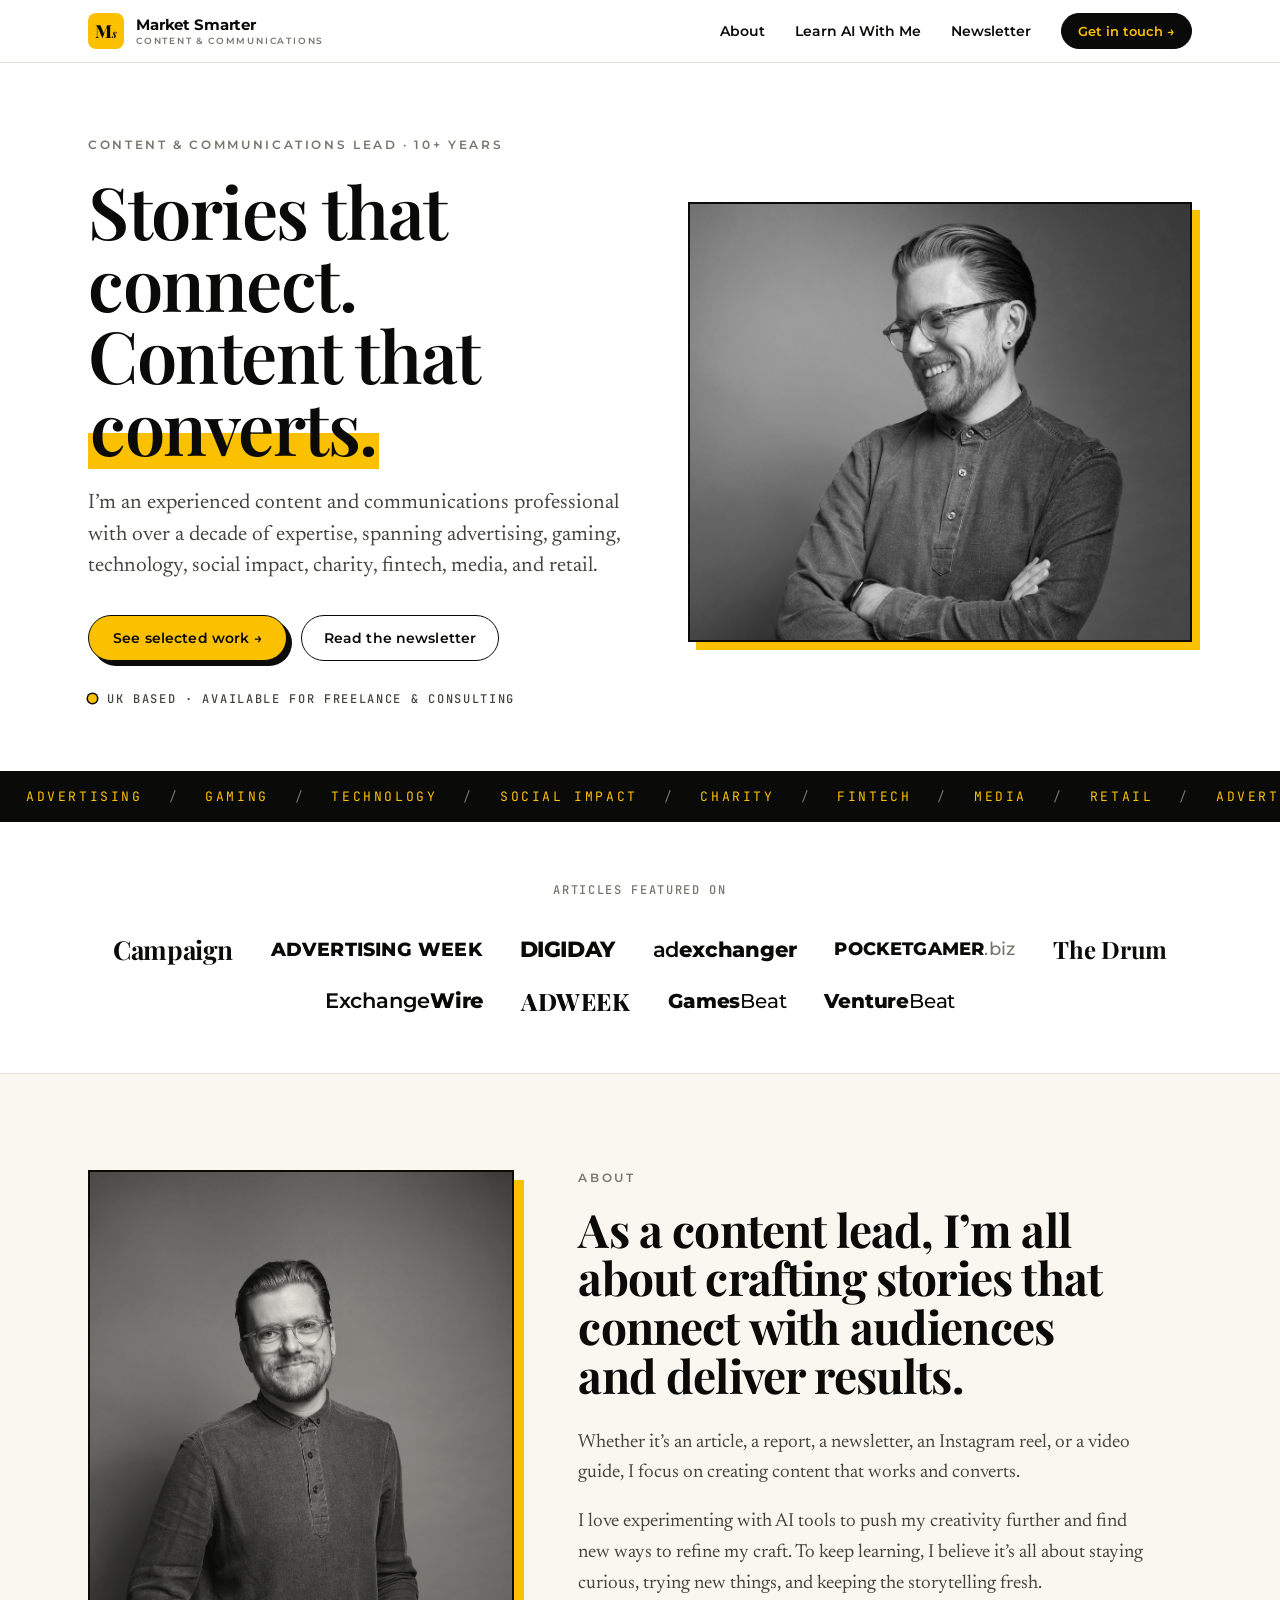
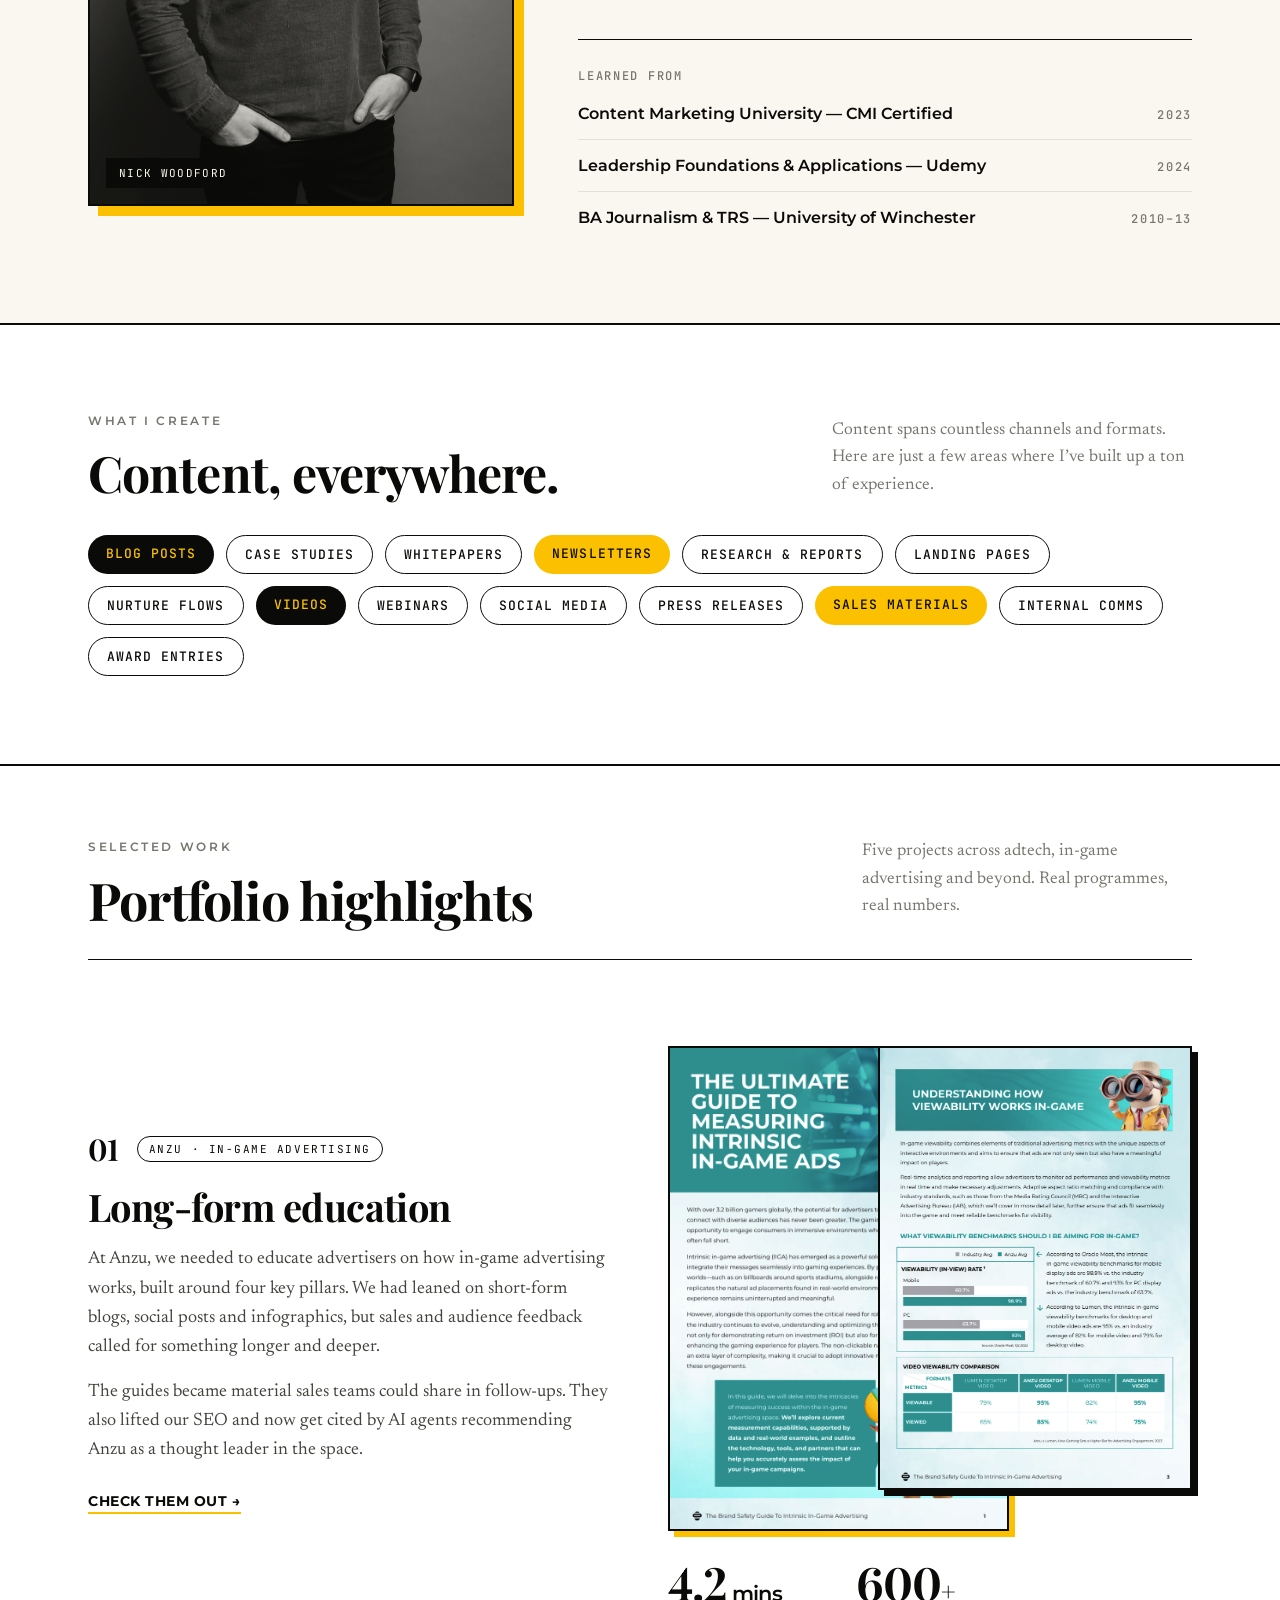
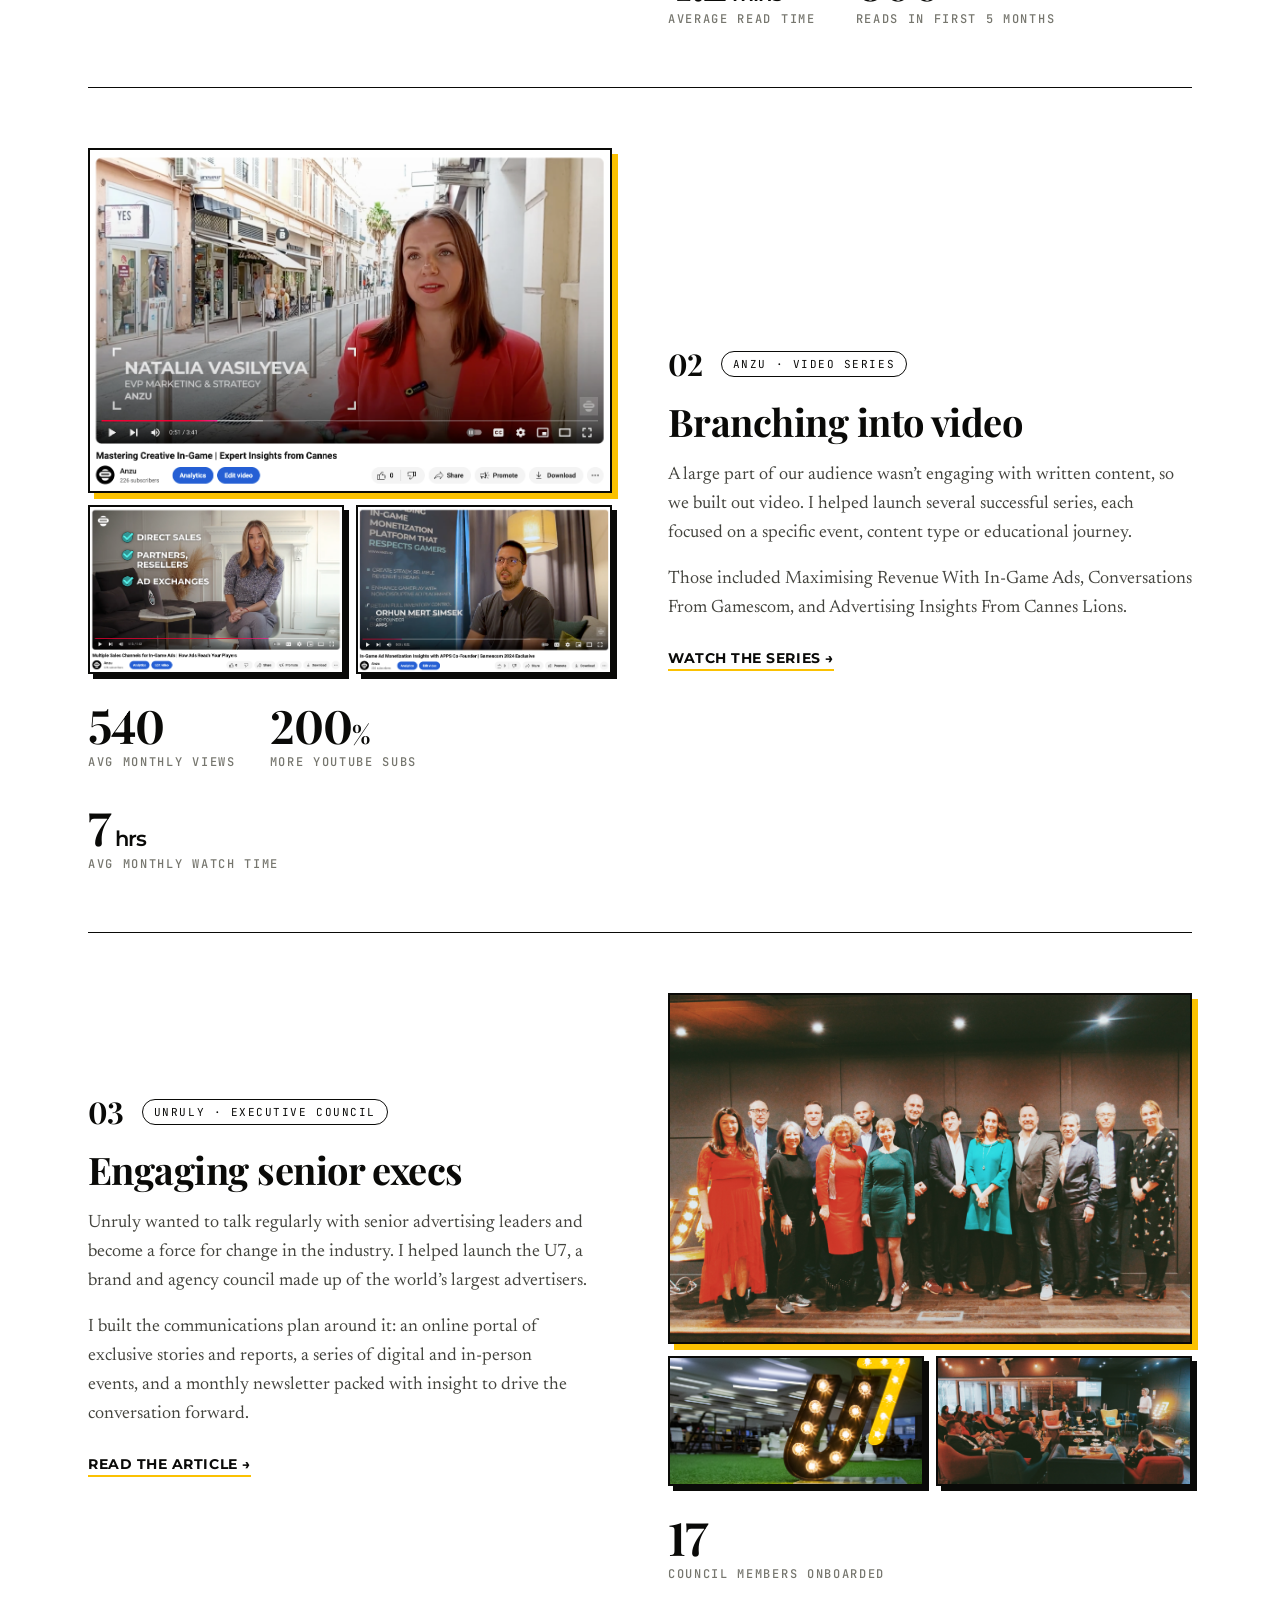
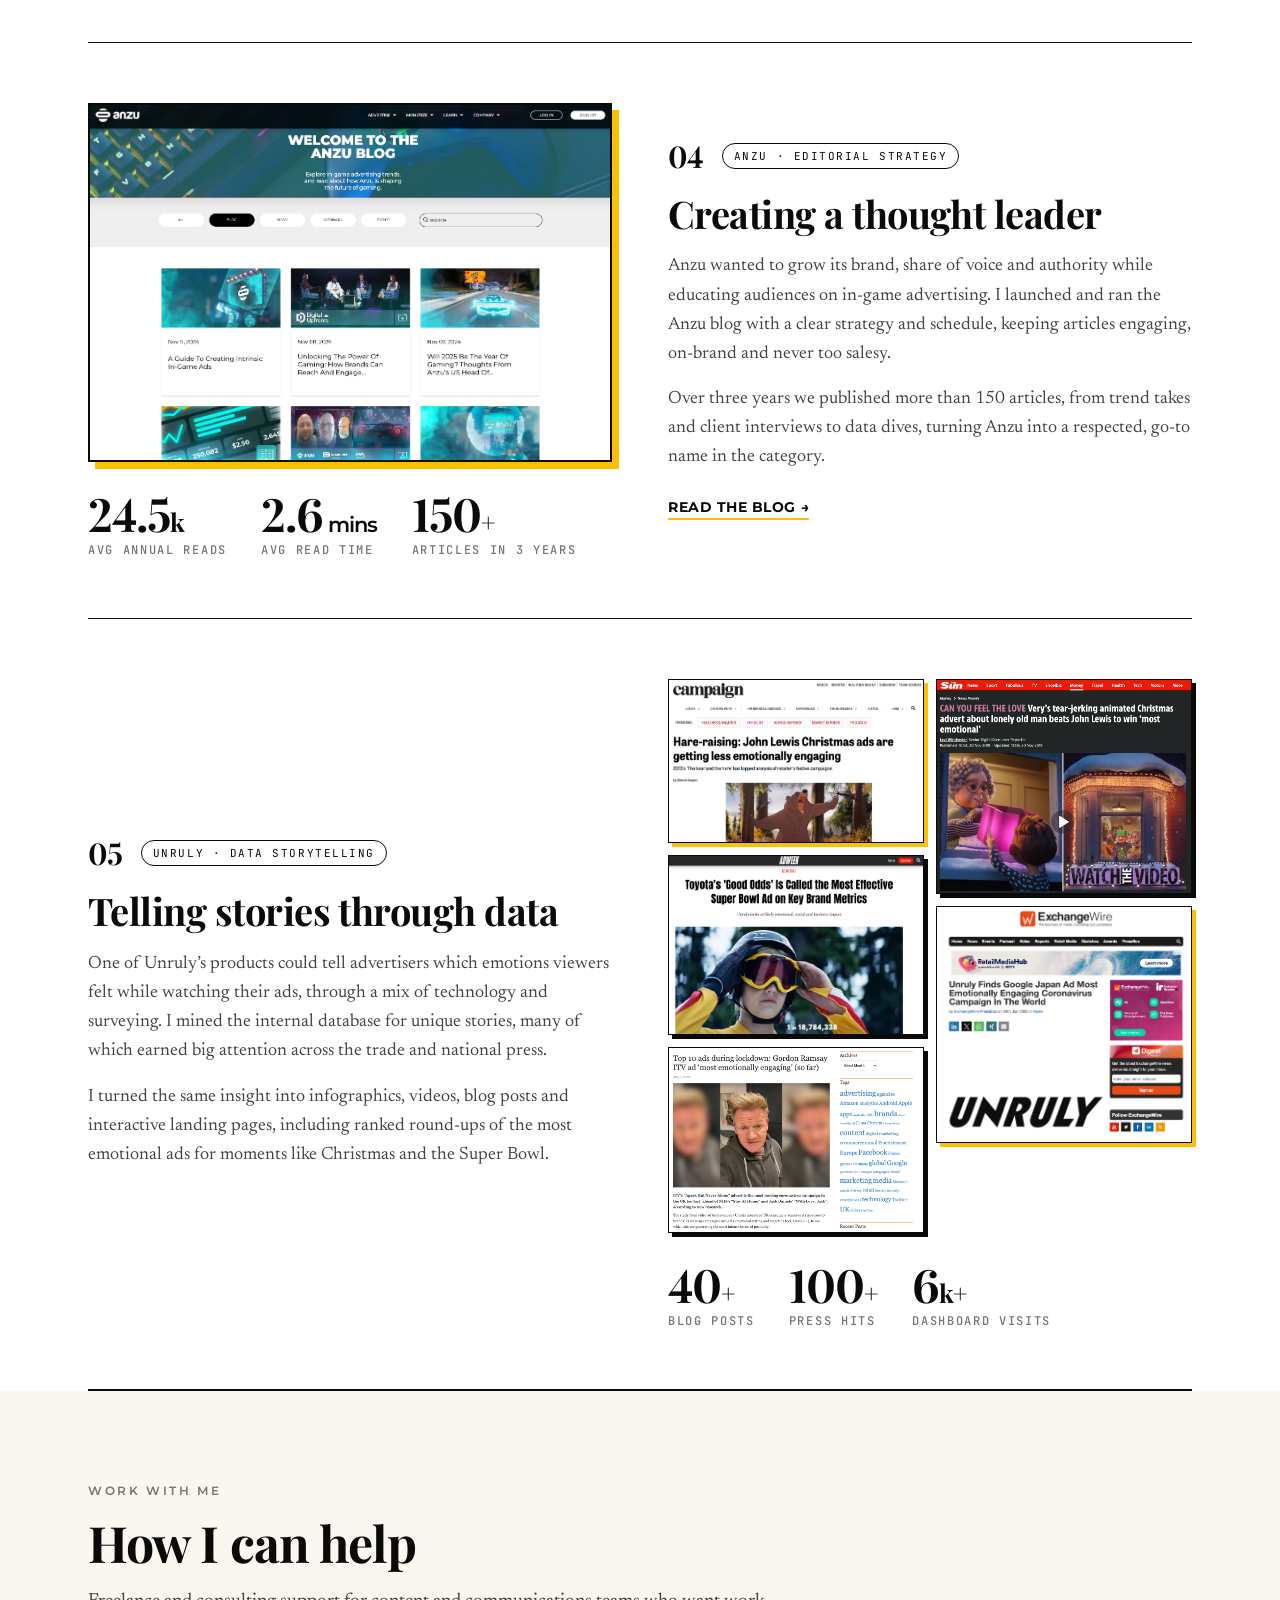
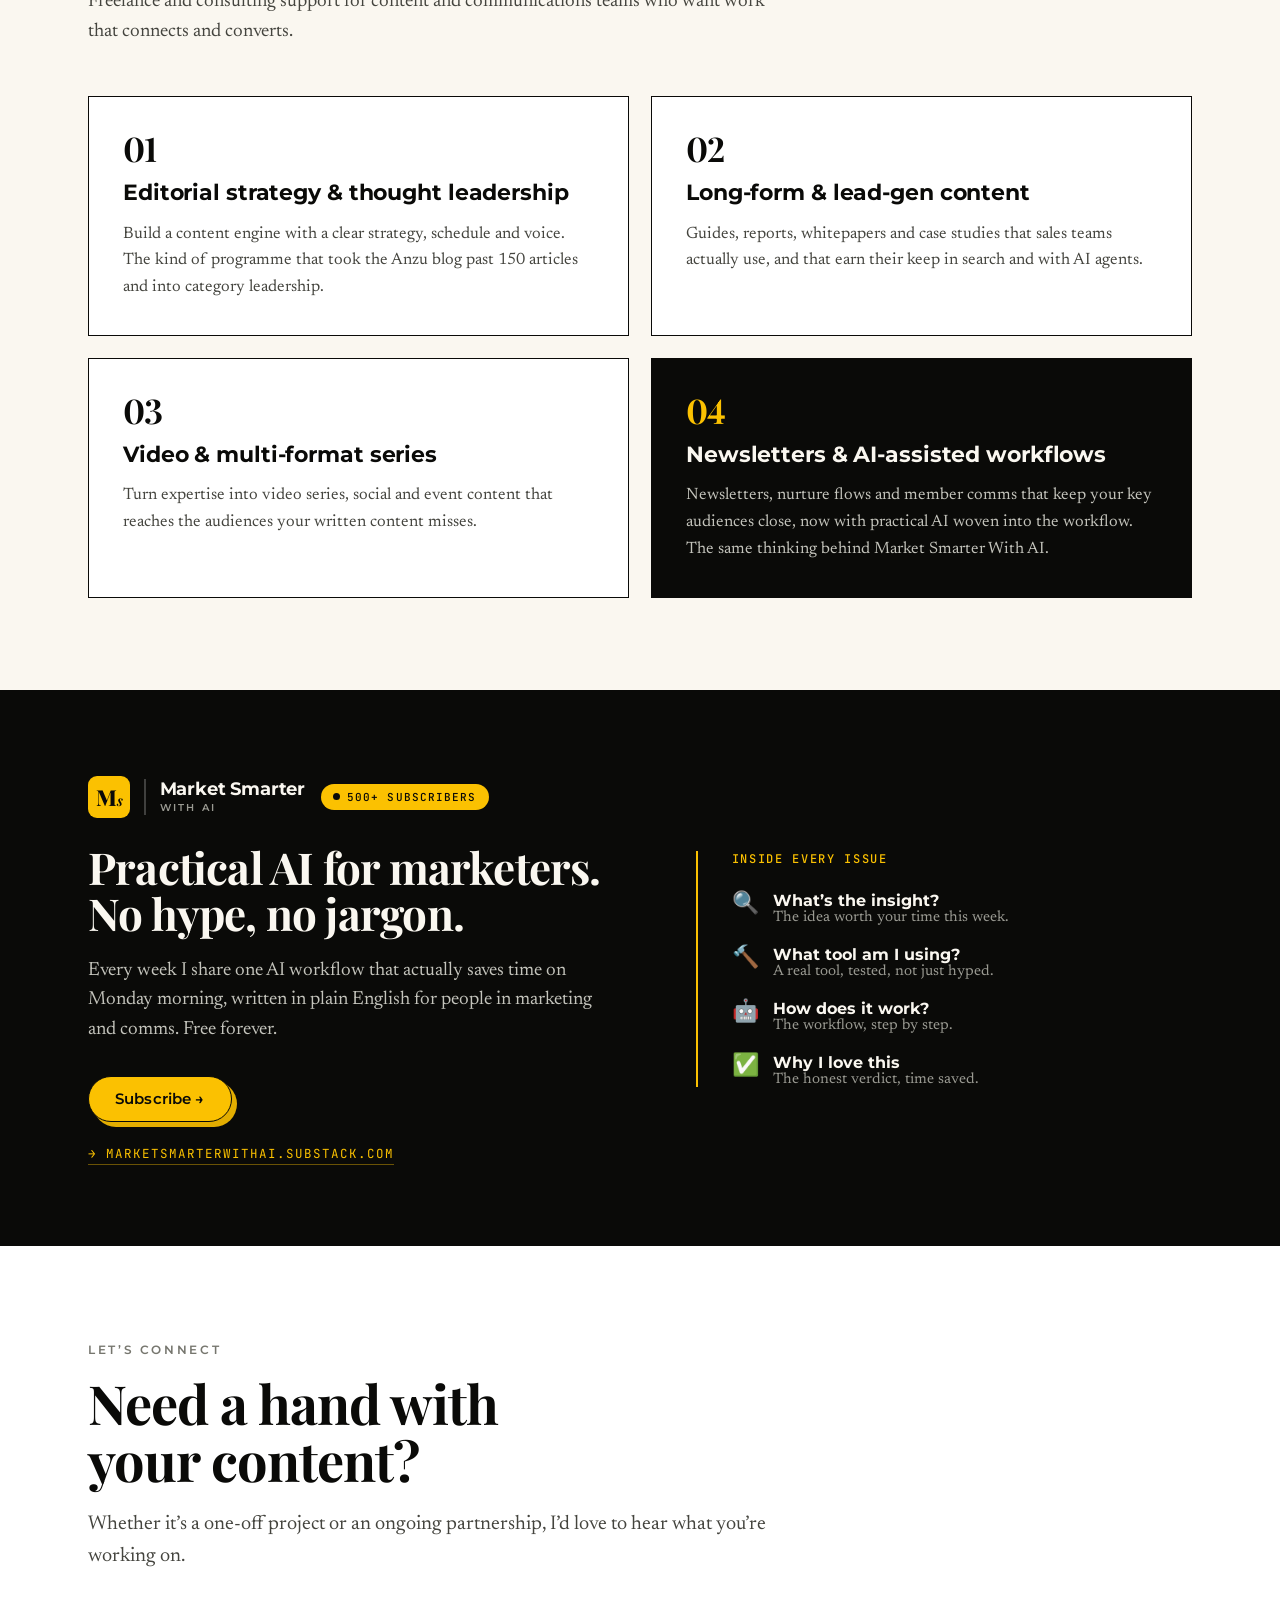
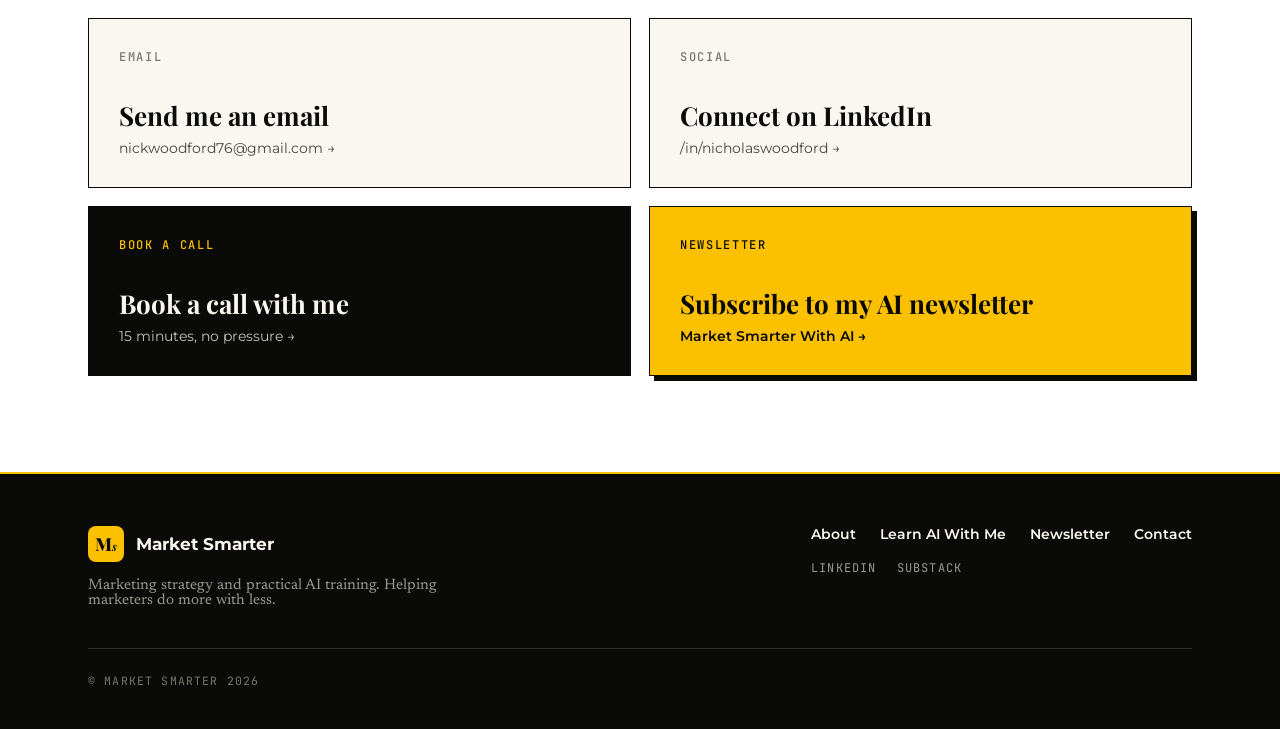
<file: docs/portfolio/index.html>
<!DOCTYPE html>
<html lang="en">
<head>
<meta charset="utf-8">
<meta name="viewport" content="width=device-width, initial-scale=1">
<title>Portfolio — Market Smarter | Content &amp; Communications</title>
<meta name="description" content="Selected content & communications work by Nick Woodford across adtech, in-game advertising, gaming and beyond — real programmes, real numbers.">
<link rel="icon" type="image/svg+xml" href="../assets/favicon.svg">
<link rel="mask-icon" href="../assets/favicon.svg" color="#FBC101">
<link rel="apple-touch-icon" href="../assets/favicon.svg">
<link rel="stylesheet" href="../colors_and_type.css">
<style>
  *{box-sizing:border-box;}
  html{scroll-behavior:smooth;}
  body{margin:0;background:var(--white);-webkit-font-smoothing:antialiased;}
  ::selection{background:var(--brand-yellow);color:var(--ink);}
  img{max-width:100%;}
  .ms-nav-toggle{display:none;}
  @keyframes msMarquee{from{transform:translateX(0);}to{transform:translateX(-50%);}}
  @media (prefers-reduced-motion: reduce){*{animation:none !important;scroll-behavior:auto !important;}}
  @media (max-width: 880px){
    .ms-nav-toggle{display:inline-flex !important;}
    .ms-nav-links{display:none !important;position:absolute;top:100%;left:0;right:0;flex-direction:column !important;align-items:stretch !important;gap:0 !important;background:var(--white);border-bottom:1px solid var(--border);padding:14px 28px 20px !important;box-shadow:0 16px 24px -16px rgba(0,0,0,0.35);}
    header.ms-open .ms-nav-links{display:flex !important;}
    .ms-nav-links a{padding:13px 8px !important;font-size:15.5px !important;border-bottom:1px solid var(--border);}
    .ms-nav-links a:last-child{border-bottom:none !important;margin-top:14px !important;padding:14px 18px !important;border-radius:999px !important;justify-content:center !important;font-size:14px !important;}
 
    .ms-grid-2{grid-template-columns:1fr !important;}
    .ms-grid-2-svc{grid-template-columns:1fr !important;}
    .ms-hero-media{min-height:300px !important;}
    .ms-case{grid-template-columns:1fr !important;gap:32px !important;}
    .ms-case-media{order:2 !important;}
    .ms-case-text{order:1 !important;}
    .ms-section{padding:60px 0 !important;}
    .ms-display{font-size:46px !important;}
  }
  @media (max-width: 560px){
    .ms-display{font-size:36px !important;}
    .ms-wrap{padding-left:20px !important;padding-right:20px !important;}
  }

  /* --- generated hover/active states (translated from prototype style-hover/style-active) --- */
  [data-h="1"]:hover{color:var(--gray-500) !important;}
  [data-h="2"]:hover{color:var(--gray-500) !important;}
  [data-h="3"]:hover{color:var(--gray-500) !important;}
  [data-h="4"]:hover{background:var(--ink-soft) !important;}
  [data-h="5"]:hover{background:var(--brand-yellow-deep) !important;}
  [data-h="6"]:hover{background:var(--brand-yellow-wash) !important;}
  [data-h="7"]:hover{gap:13px !important;border-bottom-color:var(--ink) !important;}
  [data-h="8"]:hover{gap:13px !important;border-bottom-color:var(--ink) !important;}
  [data-h="9"]:hover{gap:13px !important;border-bottom-color:var(--ink) !important;}
  [data-h="10"]:hover{gap:13px !important;border-bottom-color:var(--ink) !important;}
  [data-h="11"]:hover{transform:translate(-3px,-3px) !important;box-shadow:7px 7px 0 var(--ink) !important;}
  [data-h="12"]:hover{transform:translate(-3px,-3px) !important;box-shadow:7px 7px 0 var(--ink) !important;}
  [data-h="13"]:hover{transform:translate(-3px,-3px) !important;box-shadow:7px 7px 0 var(--ink) !important;}
  [data-h="14"]:hover{transform:translate(-3px,-3px) !important;box-shadow:7px 7px 0 var(--brand-yellow) !important;}
  [data-h="15"]:hover{transform:translate(-3px,-3px) !important;box-shadow:7px 7px 0 var(--brand-yellow) !important;background:var(--white) !important;}
  [data-h="16"]:hover{transform:translate(-3px,-3px) !important;box-shadow:7px 7px 0 var(--brand-yellow) !important;background:var(--white) !important;}
  [data-h="17"]:hover{transform:translate(-3px,-3px) !important;box-shadow:7px 7px 0 var(--brand-yellow) !important;}
  [data-h="18"]:hover{transform:translate(2px,2px) !important;box-shadow:3px 3px 0 var(--ink) !important;}
  [data-h="19"]:hover{color:var(--brand-yellow) !important;}
  [data-h="20"]:hover{color:var(--brand-yellow) !important;}
  [data-h="21"]:hover{color:var(--brand-yellow) !important;}
  [data-h="22"]:hover{color:var(--brand-yellow) !important;}
  [data-h="23"]:hover{color:var(--brand-yellow) !important;}
  [data-h="24"]:hover{color:var(--brand-yellow) !important;}
  [data-a="25"]:active{transform:translate(5px,5px) !important;box-shadow:0 0 0 var(--ink) !important;}
  [data-h="26"]:hover{background:var(--brand-yellow-deep) !important;}
  [data-a="27"]:active{transform:translate(5px,5px) !important;box-shadow:0 0 0 var(--brand-yellow-deep) !important;}
</style>
</head>
<body>
<div id="top" style="background:var(--white);overflow-x:hidden;">

<!-- ===================== NAV ===================== -->
<header style="position:sticky;top:0;z-index:60;background:rgba(255,255,255,0.88);backdrop-filter:blur(10px) saturate(1.3);-webkit-backdrop-filter:blur(10px) saturate(1.3);border-bottom:1px solid var(--border);">
  <nav class="ms-wrap" style="max-width:1160px;margin:0 auto;padding:13px 28px;display:flex;align-items:center;justify-content:space-between;gap:24px;">
    <a href="../" style="display:inline-flex;align-items:center;gap:12px;text-decoration:none;">
      <span style="display:inline-flex;align-items:center;justify-content:center;width:36px;height:36px;background:var(--brand-yellow);border-radius:8px;flex:none;">
        <span style="font-family:var(--font-display);font-weight:800;color:var(--ink);font-size:18px;line-height:1;letter-spacing:-0.01em;">M<span style="font-style:italic;font-weight:600;font-size:0.66em;">s</span></span>
      </span>
      <span style="display:flex;flex-direction:column;line-height:1;">
        <span style="font-family:var(--font-sans);font-weight:700;font-size:15px;letter-spacing:-0.01em;color:var(--ink);">Market Smarter</span>
        <span style="font-family:var(--font-sans);font-weight:600;font-size:9px;letter-spacing:.2em;text-transform:uppercase;color:var(--gray-500);margin-top:4px;">Content &amp; Communications</span>
      </span>
    </a>
    <div class="ms-nav-links" style="display:flex;align-items:center;gap:30px;">
      <a href="#top" style="font-family:var(--font-sans);font-size:13.5px;font-weight:600;text-decoration:none;color:var(--ink);transition:color 200ms;" data-h="1">About</a>
      <a href="../learn-ai-with-me/" style="font-family:var(--font-sans);font-size:13.5px;font-weight:600;text-decoration:none;color:var(--ink);transition:color 200ms;" data-h="2">Learn AI With Me</a>
      <a href="https://marketsmarterwithai.substack.com" target="_blank" rel="noopener" style="font-family:var(--font-sans);font-size:13.5px;font-weight:600;text-decoration:none;color:var(--ink);transition:color 200ms;" data-h="3">Newsletter</a>
      <a href="#contact" style="display:inline-flex;align-items:center;gap:7px;font-family:var(--font-sans);font-weight:600;font-size:13px;text-decoration:none;padding:9px 16px;border-radius:999px;border:1.5px solid var(--ink);background:var(--ink);color:var(--brand-yellow);transition:background 200ms;" data-h="4">Get in touch &rarr;</a>
    </div>
    <button class="ms-nav-toggle" aria-label="Open menu" aria-expanded="false" onclick="var h=this.closest('header');var o=h.classList.toggle('ms-open');this.setAttribute('aria-expanded',o);this.setAttribute('aria-label',o?'Close menu':'Open menu');" style="display:none;align-items:center;justify-content:center;width:42px;height:42px;padding:0;background:transparent;border:1.5px solid var(--ink);border-radius:10px;cursor:pointer;color:var(--ink);flex:none;"><svg width="20" height="20" viewBox="0 0 24 24" fill="none" stroke="currentColor" stroke-width="2" stroke-linecap="round"><line x1="3" y1="6" x2="21" y2="6"/><line x1="3" y1="12" x2="21" y2="12"/><line x1="3" y1="18" x2="21" y2="18"/></svg></button>
  </nav>
</header>

<!-- ===================== HERO ===================== -->
<section class="ms-section ms-wrap" style="max-width:1160px;margin:0 auto;padding:74px 28px 64px;">
  <div class="ms-grid-2" style="display:grid;grid-template-columns:1.04fr 0.96fr;gap:54px;align-items:center;">
    <div class="ms-hero-text">
      <div class="eyebrow" style="margin-bottom:22px;">Content &amp; Communications Lead &middot; 10+ Years</div>
      <h1 class="display ms-display" style="font-size:72px;line-height:1.0;margin:0 0 26px;">Stories that connect.<br>Content that <span style="background-image:linear-gradient(var(--brand-yellow),var(--brand-yellow));background-size:100% 38%;background-repeat:no-repeat;background-position:0 92%;padding:0 2px;">converts.</span></h1>
      <p class="subtitle" style="font-style:normal;font-size:21px;line-height:1.5;color:var(--gray-700);max-width:560px;margin:0 0 32px;">I&rsquo;m an experienced content and communications professional with over a decade of expertise, spanning advertising, gaming, technology, social impact, charity, fintech, media, and retail.</p>
      <div style="display:flex;gap:14px;flex-wrap:wrap;align-items:center;">
        <a href="#work" style="display:inline-flex;align-items:center;gap:9px;font-family:var(--font-sans);font-weight:600;font-size:14px;letter-spacing:.01em;text-decoration:none;padding:13px 24px;border-radius:999px;border:1.5px solid var(--ink);background:var(--brand-yellow);color:var(--ink);box-shadow:5px 5px 0 var(--ink);transition:transform 120ms cubic-bezier(.2,.6,.2,1),background 200ms cubic-bezier(.2,.6,.2,1),box-shadow 120ms cubic-bezier(.2,.6,.2,1);" data-h="5" data-a="25">See selected work &rarr;</a>
        <a href="#newsletter" style="display:inline-flex;align-items:center;gap:9px;font-family:var(--font-sans);font-weight:600;font-size:14px;letter-spacing:.01em;text-decoration:none;padding:13px 22px;border-radius:999px;border:1.5px solid var(--ink);background:transparent;color:var(--ink);transition:background 200ms;" data-h="6">Read the newsletter</a>
      </div>
      <div style="display:flex;align-items:center;gap:10px;margin-top:30px;">
        <span style="width:9px;height:9px;border-radius:50%;background:var(--brand-yellow);box-shadow:0 0 0 1.5px var(--ink);flex:none;"></span>
        <span class="label-mono" style="color:var(--gray-700);">UK based &middot; Available for freelance &amp; consulting</span>
      </div>
    </div>
    <div class="ms-hero-media" style="position:relative;border:2px solid var(--ink);box-shadow:8px 8px 0 var(--brand-yellow);min-height:440px;overflow:hidden;background:var(--brand-yellow);">
      
        <img src="../assets/nick-home.png" alt="Portrait of Nick Woodford" style="position:absolute;inset:0;width:100%;height:100%;object-fit:cover;object-position:center 25%;display:block;filter:grayscale(1);" />
      
      
    </div>
  </div>
</section>

<!-- ===================== INDUSTRY MARQUEE ===================== -->
<div style="background:var(--ink);overflow:hidden;border-top:2px solid var(--ink);border-bottom:2px solid var(--ink);">
  <div style="display:flex;width:max-content;animation:msMarquee 32s linear infinite;">
    <div style="display:flex;align-items:center;font-family:var(--font-mono);font-size:13px;letter-spacing:.2em;text-transform:uppercase;color:var(--brand-yellow);padding:15px 0;white-space:nowrap;">
      <span style="padding:0 26px;">Advertising</span><span style="color:var(--gray-500);">/</span><span style="padding:0 26px;">Gaming</span><span style="color:var(--gray-500);">/</span><span style="padding:0 26px;">Technology</span><span style="color:var(--gray-500);">/</span><span style="padding:0 26px;">Social Impact</span><span style="color:var(--gray-500);">/</span><span style="padding:0 26px;">Charity</span><span style="color:var(--gray-500);">/</span><span style="padding:0 26px;">Fintech</span><span style="color:var(--gray-500);">/</span><span style="padding:0 26px;">Media</span><span style="color:var(--gray-500);">/</span><span style="padding:0 26px;">Retail</span><span style="color:var(--gray-500);">/</span>
    </div>
    <div style="display:flex;align-items:center;font-family:var(--font-mono);font-size:13px;letter-spacing:.2em;text-transform:uppercase;color:var(--brand-yellow);padding:15px 0;white-space:nowrap;" aria-hidden="true">
      <span style="padding:0 26px;">Advertising</span><span style="color:var(--gray-500);">/</span><span style="padding:0 26px;">Gaming</span><span style="color:var(--gray-500);">/</span><span style="padding:0 26px;">Technology</span><span style="color:var(--gray-500);">/</span><span style="padding:0 26px;">Social Impact</span><span style="color:var(--gray-500);">/</span><span style="padding:0 26px;">Charity</span><span style="color:var(--gray-500);">/</span><span style="padding:0 26px;">Fintech</span><span style="color:var(--gray-500);">/</span><span style="padding:0 26px;">Media</span><span style="color:var(--gray-500);">/</span><span style="padding:0 26px;">Retail</span><span style="color:var(--gray-500);">/</span>
    </div>
  </div>
</div>

<!-- ===================== FEATURED ON ===================== -->
<section style="background:var(--white);padding:60px 0 56px;border-bottom:1px solid var(--border);">
  <div class="ms-wrap" style="max-width:1160px;margin:0 auto;padding:0 28px;">
    <div class="label-mono" style="text-align:center;color:var(--gray-500);margin-bottom:34px;">Articles featured on</div>
    <div style="display:flex;flex-wrap:wrap;justify-content:center;align-items:center;gap:18px 38px;">
      <span style="font-family:var(--font-display);font-weight:700;font-size:26px;color:var(--ink);letter-spacing:-0.01em;">Campaign</span>
      <span style="font-family:var(--font-sans);font-weight:800;font-size:19px;color:var(--ink);letter-spacing:.01em;text-transform:uppercase;">Advertising Week</span>
      <span style="font-family:var(--font-sans);font-weight:800;font-size:22px;color:var(--ink);letter-spacing:-0.02em;text-transform:uppercase;">Digiday</span>
      <span style="font-family:var(--font-sans);font-weight:600;font-size:21px;color:var(--ink);letter-spacing:-0.01em;">ad<span style="font-weight:800;">exchanger</span></span>
      <span style="font-family:var(--font-sans);font-weight:800;font-size:18px;color:var(--ink);letter-spacing:.01em;text-transform:uppercase;">PocketGamer<span style="font-weight:500;text-transform:none;color:var(--gray-500);">.biz</span></span>
      <span style="font-family:var(--font-display);font-weight:700;font-size:24px;color:var(--ink);letter-spacing:-0.01em;">The Drum</span>
      <span style="font-family:var(--font-sans);font-weight:600;font-size:21px;color:var(--ink);letter-spacing:-0.01em;">Exchange<span style="font-weight:800;">Wire</span></span>
      <span style="font-family:var(--font-display);font-weight:800;font-size:24px;color:var(--ink);letter-spacing:.02em;text-transform:uppercase;">Adweek</span>
      <span style="font-family:var(--font-sans);font-weight:800;font-size:20px;color:var(--ink);letter-spacing:-0.01em;">Games<span style="font-weight:500;">Beat</span></span>
      <span style="font-family:var(--font-sans);font-weight:800;font-size:20px;color:var(--ink);letter-spacing:-0.01em;">Venture<span style="font-weight:500;">Beat</span></span>
    </div>
  </div>
</section>

<!-- ===================== ABOUT ===================== -->
<section id="about" class="ms-section" style="scroll-margin-top:84px;padding:96px 0;background:var(--paper);border-bottom:2px solid var(--ink);">
  <div class="ms-wrap" style="max-width:1160px;margin:0 auto;padding:0 28px;">
    <div class="ms-grid-2" style="display:grid;grid-template-columns:0.82fr 1.18fr;gap:64px;align-items:start;">
      <div style="position:relative;">
        <img src="../assets/nick-portrait.png" alt="Portrait of Nick Woodford" style="width:100%;display:block;border:2px solid var(--ink);box-shadow:10px 10px 0 var(--brand-yellow);" />
        <div style="position:absolute;bottom:18px;left:18px;background:var(--ink);color:var(--paper);font-family:var(--font-mono);font-size:11px;letter-spacing:.12em;text-transform:uppercase;padding:8px 13px;">Nick Woodford</div>
      </div>
      <div>
        <div class="eyebrow" style="margin-bottom:20px;">About</div>
        <h2 class="h1" style="font-size:46px;margin:0 0 28px;">As a content lead, I&rsquo;m all about crafting stories that connect with audiences and deliver results.</h2>
        <div style="max-width:580px;">
          <p class="body" style="font-size:19px;margin:0 0 18px;">Whether it&rsquo;s an article, a report, a newsletter, an Instagram reel, or a video guide, I focus on creating content that works and converts.</p>
          <p class="body" style="font-size:19px;margin:0 0 18px;">I love experimenting with AI tools to push my creativity further and find new ways to refine my craft. To keep learning, I believe it&rsquo;s all about staying curious, trying new things, and keeping the storytelling fresh.</p>
        </div>
        <div style="margin-top:40px;padding-top:28px;border-top:1.5px solid var(--ink);">
          <div class="label-mono" style="margin-bottom:20px;">Learned from</div>
          <div style="display:flex;flex-direction:column;gap:16px;">
            <div style="display:flex;justify-content:space-between;gap:20px;align-items:baseline;flex-wrap:wrap;">
              <span style="font-family:var(--font-sans);font-weight:600;font-size:16px;color:var(--ink);">Content Marketing University &mdash; CMI Certified</span>
              <span class="label-mono" style="color:var(--gray-500);">2023</span>
            </div>
            <div style="display:flex;justify-content:space-between;gap:20px;align-items:baseline;flex-wrap:wrap;border-top:1px solid var(--border);padding-top:16px;">
              <span style="font-family:var(--font-sans);font-weight:600;font-size:16px;color:var(--ink);">Leadership Foundations &amp; Applications &mdash; Udemy</span>
              <span class="label-mono" style="color:var(--gray-500);">2024</span>
            </div>
            <div style="display:flex;justify-content:space-between;gap:20px;align-items:baseline;flex-wrap:wrap;border-top:1px solid var(--border);padding-top:16px;">
              <span style="font-family:var(--font-sans);font-weight:600;font-size:16px;color:var(--ink);">BA Journalism &amp; TRS &mdash; University of Winchester</span>
              <span class="label-mono" style="color:var(--gray-500);">2010&ndash;13</span>
            </div>
          </div>
        </div>
      </div>
    </div>
  </div>
</section>

<!-- ===================== CAPABILITIES ===================== -->
<section class="ms-section ms-wrap" style="max-width:1160px;margin:0 auto;padding:88px 28px;">
  <div style="display:flex;align-items:flex-end;justify-content:space-between;gap:24px;flex-wrap:wrap;margin-bottom:36px;">
    <div>
      <div class="eyebrow" style="margin-bottom:18px;">What I create</div>
      <h2 class="h1" style="font-size:50px;margin:0;">Content, everywhere.</h2>
    </div>
    <p class="body" style="max-width:360px;margin:0;font-size:17px;color:var(--gray-500);">Content spans countless channels and formats. Here are just a few areas where I&rsquo;ve built up a ton of experience.</p>
  </div>
  <div style="display:flex;flex-wrap:wrap;gap:12px;">
    <span style="font-family:var(--font-mono);font-size:13px;font-weight:500;letter-spacing:.08em;text-transform:uppercase;padding:10px 18px;border-radius:999px;background:var(--ink);color:var(--brand-yellow);">Blog Posts</span>
    <span style="font-family:var(--font-mono);font-size:13px;font-weight:500;letter-spacing:.08em;text-transform:uppercase;padding:10px 18px;border-radius:999px;border:1.4px solid var(--ink);color:var(--ink);">Case Studies</span>
    <span style="font-family:var(--font-mono);font-size:13px;font-weight:500;letter-spacing:.08em;text-transform:uppercase;padding:10px 18px;border-radius:999px;border:1.4px solid var(--ink);color:var(--ink);">Whitepapers</span>
    <span style="font-family:var(--font-mono);font-size:13px;font-weight:500;letter-spacing:.08em;text-transform:uppercase;padding:10px 18px;border-radius:999px;background:var(--brand-yellow);color:var(--ink);">Newsletters</span>
    <span style="font-family:var(--font-mono);font-size:13px;font-weight:500;letter-spacing:.08em;text-transform:uppercase;padding:10px 18px;border-radius:999px;border:1.4px solid var(--ink);color:var(--ink);">Research &amp; Reports</span>
    <span style="font-family:var(--font-mono);font-size:13px;font-weight:500;letter-spacing:.08em;text-transform:uppercase;padding:10px 18px;border-radius:999px;border:1.4px solid var(--ink);color:var(--ink);">Landing Pages</span>
    <span style="font-family:var(--font-mono);font-size:13px;font-weight:500;letter-spacing:.08em;text-transform:uppercase;padding:10px 18px;border-radius:999px;border:1.4px solid var(--ink);color:var(--ink);">Nurture Flows</span>
    <span style="font-family:var(--font-mono);font-size:13px;font-weight:500;letter-spacing:.08em;text-transform:uppercase;padding:10px 18px;border-radius:999px;background:var(--ink);color:var(--brand-yellow);">Videos</span>
    <span style="font-family:var(--font-mono);font-size:13px;font-weight:500;letter-spacing:.08em;text-transform:uppercase;padding:10px 18px;border-radius:999px;border:1.4px solid var(--ink);color:var(--ink);">Webinars</span>
    <span style="font-family:var(--font-mono);font-size:13px;font-weight:500;letter-spacing:.08em;text-transform:uppercase;padding:10px 18px;border-radius:999px;border:1.4px solid var(--ink);color:var(--ink);">Social Media</span>
    <span style="font-family:var(--font-mono);font-size:13px;font-weight:500;letter-spacing:.08em;text-transform:uppercase;padding:10px 18px;border-radius:999px;border:1.4px solid var(--ink);color:var(--ink);">Press Releases</span>
    <span style="font-family:var(--font-mono);font-size:13px;font-weight:500;letter-spacing:.08em;text-transform:uppercase;padding:10px 18px;border-radius:999px;background:var(--brand-yellow);color:var(--ink);">Sales Materials</span>
    <span style="font-family:var(--font-mono);font-size:13px;font-weight:500;letter-spacing:.08em;text-transform:uppercase;padding:10px 18px;border-radius:999px;border:1.4px solid var(--ink);color:var(--ink);">Internal Comms</span>
    <span style="font-family:var(--font-mono);font-size:13px;font-weight:500;letter-spacing:.08em;text-transform:uppercase;padding:10px 18px;border-radius:999px;border:1.4px solid var(--ink);color:var(--ink);">Award Entries</span>
  </div>
</section>

<!-- ===================== SELECTED WORK ===================== -->
<section id="work" style="scroll-margin-top:70px;background:var(--white);border-top:2px solid var(--ink);">
  <div class="ms-wrap" style="max-width:1160px;margin:0 auto;padding:0 28px;">
    <div style="padding:72px 0 8px;display:flex;align-items:flex-end;justify-content:space-between;gap:24px;flex-wrap:wrap;">
      <div>
        <div class="eyebrow" style="margin-bottom:18px;">Selected work</div>
        <h2 class="h1" style="font-size:52px;margin:0;">Portfolio highlights</h2>
      </div>
      <p class="body" style="max-width:330px;margin:0 0 6px;font-size:17px;color:var(--gray-500);">Five projects across adtech, in-game advertising and beyond. Real programmes, real numbers.</p>
    </div>

    <!-- CASE 01 -->
    <article class="ms-case" style="display:grid;grid-template-columns:1fr 1fr;gap:56px;align-items:center;padding:60px 0;border-top:1.5px solid var(--ink);margin-top:24px;">
      <div class="ms-case-text">
        <div style="display:flex;align-items:center;gap:18px;margin-bottom:22px;">
          <span class="numeral" style="font-size:30px;color:var(--ink);">01</span>
          <span style="font-family:var(--font-mono);font-size:11px;letter-spacing:.14em;text-transform:uppercase;color:var(--ink);border:1.3px solid var(--ink);padding:5px 11px;border-radius:999px;">Anzu &middot; In-game advertising</span>
        </div>
        <h3 class="h2" style="font-size:38px;margin:0 0 18px;">Long-form education</h3>
        <p class="body" style="margin:0 0 16px;">At Anzu, we needed to educate advertisers on how in-game advertising works, built around four key pillars. We had leaned on short-form blogs, social posts and infographics, but sales and audience feedback called for something longer and deeper.</p>
        <p class="body" style="margin:0 0 26px;">The guides became material sales teams could share in follow-ups. They also lifted our SEO and now get cited by AI agents recommending Anzu as a thought leader in the space.</p>
        <a href="https://www.anzu.io/blog/tag/in-game-advertising-guides" target="_blank" rel="noopener" style="display:inline-flex;align-items:center;gap:8px;font-family:var(--font-sans);font-weight:700;font-size:13.5px;letter-spacing:.04em;text-transform:uppercase;text-decoration:none;color:var(--ink);border-bottom:2px solid var(--brand-yellow);padding-bottom:3px;transition:gap 200ms,border-color 200ms;" data-h="7">Check them out &rarr;</a>
      </div>
      <div class="ms-case-media">
        
          <div style="position:relative;margin-bottom:28px;padding-right:8px;">
            <img src="../assets/anzu-guide-1.png" alt="Anzu in-game advertising guide, cover spread" style="width:66%;height:auto;margin-top:26px;border:2px solid var(--ink);box-shadow:6px 6px 0 var(--brand-yellow);display:block;" />
            <img src="../assets/anzu-guide-2.png" alt="Anzu in-game advertising guide, viewability spread" style="position:absolute;right:0;top:0;width:60%;height:auto;border:2px solid var(--ink);box-shadow:6px 6px 0 var(--ink);display:block;z-index:2;" />
          </div>
        
        
          <div style="display:flex;gap:40px;flex-wrap:wrap;">
            <div><div class="numeral" style="font-size:46px;">4.2<span style="font-size:0.46em;font-family:var(--font-sans);font-weight:600;"> mins</span></div><div class="label-mono" style="margin-top:6px;color:var(--gray-500);">Average read time</div></div>
            <div><div class="numeral" style="font-size:46px;">600<span style="font-size:0.55em;">+</span></div><div class="label-mono" style="margin-top:6px;color:var(--gray-500);">Reads in first 5 months</div></div>
          </div>
        
      </div>
    </article>

    <!-- CASE 02 -->
    <article class="ms-case" style="display:grid;grid-template-columns:1fr 1fr;gap:56px;align-items:center;padding:60px 0;border-top:1.5px solid var(--ink);">
      <div class="ms-case-media">
        
          <div style="display:flex;flex-direction:column;gap:12px;margin-bottom:28px;">
            <img src="../assets/anzu-video-3.png" alt="Anzu video: Mastering Creative In-Game, Cannes" style="width:100%;height:auto;display:block;border:2px solid var(--ink);box-shadow:6px 6px 0 var(--brand-yellow);" />
            <div style="display:flex;gap:12px;">
              <img src="../assets/anzu-video-1.png" alt="Anzu video: Multiple Sales Channels for In-Game Ads" style="width:calc(50% - 6px);height:auto;display:block;border:2px solid var(--ink);box-shadow:5px 5px 0 var(--ink);" />
              <img src="../assets/anzu-video-2.png" alt="Anzu video: In-Game Ad Monetization, Gamescom 2024" style="width:calc(50% - 6px);height:auto;display:block;border:2px solid var(--ink);box-shadow:5px 5px 0 var(--ink);" />
            </div>
          </div>
        
        
          <div style="display:flex;gap:34px;flex-wrap:wrap;">
            <div><div class="numeral" style="font-size:46px;">540</div><div class="label-mono" style="margin-top:6px;color:var(--gray-500);">Avg monthly views</div></div>
            <div><div class="numeral" style="font-size:46px;">200<span style="font-size:0.55em;">%</span></div><div class="label-mono" style="margin-top:6px;color:var(--gray-500);">More YouTube subs</div></div>
            <div><div class="numeral" style="font-size:46px;">7<span style="font-size:0.46em;font-family:var(--font-sans);font-weight:600;"> hrs</span></div><div class="label-mono" style="margin-top:6px;color:var(--gray-500);">Avg monthly watch time</div></div>
          </div>
        
      </div>
      <div class="ms-case-text">
        <div style="display:flex;align-items:center;gap:18px;margin-bottom:22px;">
          <span class="numeral" style="font-size:30px;color:var(--ink);">02</span>
          <span style="font-family:var(--font-mono);font-size:11px;letter-spacing:.14em;text-transform:uppercase;color:var(--ink);border:1.3px solid var(--ink);padding:5px 11px;border-radius:999px;">Anzu &middot; Video series</span>
        </div>
        <h3 class="h2" style="font-size:38px;margin:0 0 18px;">Branching into video</h3>
        <p class="body" style="margin:0 0 16px;">A large part of our audience wasn&rsquo;t engaging with written content, so we built out video. I helped launch several successful series, each focused on a specific event, content type or educational journey.</p>
        <p class="body" style="margin:0 0 26px;">Those included Maximising Revenue With In-Game Ads, Conversations From Gamescom, and Advertising Insights From Cannes Lions.</p>
        <a href="https://www.youtube.com/playlist?list=PLzdxc93hB7-ljEWOJ6-S3C7mzGIqFDo2N" target="_blank" rel="noopener" style="display:inline-flex;align-items:center;gap:8px;font-family:var(--font-sans);font-weight:700;font-size:13.5px;letter-spacing:.04em;text-transform:uppercase;text-decoration:none;color:var(--ink);border-bottom:2px solid var(--brand-yellow);padding-bottom:3px;transition:gap 200ms,border-color 200ms;" data-h="8">Watch the series &rarr;</a>
      </div>
    </article>

    <!-- CASE 03 -->
    <article class="ms-case" style="display:grid;grid-template-columns:1fr 1fr;gap:56px;align-items:center;padding:60px 0;border-top:1.5px solid var(--ink);">
      <div class="ms-case-text">
        <div style="display:flex;align-items:center;gap:18px;margin-bottom:22px;">
          <span class="numeral" style="font-size:30px;color:var(--ink);">03</span>
          <span style="font-family:var(--font-mono);font-size:11px;letter-spacing:.14em;text-transform:uppercase;color:var(--ink);border:1.3px solid var(--ink);padding:5px 11px;border-radius:999px;">Unruly &middot; Executive council</span>
        </div>
        <h3 class="h2" style="font-size:38px;margin:0 0 18px;">Engaging senior execs</h3>
        <p class="body" style="margin:0 0 16px;">Unruly wanted to talk regularly with senior advertising leaders and become a force for change in the industry. I helped launch the U7, a brand and agency council made up of the world&rsquo;s largest advertisers.</p>
        <p class="body" style="margin:0 0 26px;">I built the communications plan around it: an online portal of exclusive stories and reports, a series of digital and in-person events, and a monthly newsletter packed with insight to drive the conversation forward.</p>
        <a href="https://www.campaignlive.com/article/unilever-among-brands-new-council-clean-digital-marketing/1494387" target="_blank" rel="noopener" style="display:inline-flex;align-items:center;gap:8px;font-family:var(--font-sans);font-weight:700;font-size:13.5px;letter-spacing:.04em;text-transform:uppercase;text-decoration:none;color:var(--ink);border-bottom:2px solid var(--brand-yellow);padding-bottom:3px;transition:gap 200ms,border-color 200ms;" data-h="9">Read the article &rarr;</a>
      </div>
      <div class="ms-case-media">
        
          <div style="display:flex;flex-direction:column;gap:12px;margin-bottom:28px;">
            <img src="../assets/u7-group.jpg" alt="The U7 brand and agency council, group photo" style="width:100%;height:auto;display:block;border:2px solid var(--ink);box-shadow:6px 6px 0 var(--brand-yellow);" />
            <div style="display:flex;gap:12px;">
              <img src="../assets/u7-light.webp" alt="U7 illuminated marquee letters" style="width:calc(50% - 6px);height:130px;object-fit:cover;display:block;border:2px solid var(--ink);box-shadow:5px 5px 0 var(--ink);" />
              <img src="../assets/u7-event.jpg" alt="U7 council in-person event" style="width:calc(50% - 6px);height:130px;object-fit:cover;display:block;border:2px solid var(--ink);box-shadow:5px 5px 0 var(--ink);" />
            </div>
          </div>
        
        
          <div style="display:flex;gap:40px;flex-wrap:wrap;">
            <div><div class="numeral" style="font-size:46px;">17</div><div class="label-mono" style="margin-top:6px;color:var(--gray-500);">Council members onboarded</div></div>
          </div>
        
      </div>
    </article>

    <!-- CASE 04 -->
    <article class="ms-case" style="display:grid;grid-template-columns:1fr 1fr;gap:56px;align-items:center;padding:60px 0;border-top:1.5px solid var(--ink);">
      <div class="ms-case-media">
        
          <img src="../assets/anzu-blog-home.png" alt="The Anzu blog homepage" style="width:100%;height:auto;display:block;border:2px solid var(--ink);box-shadow:7px 7px 0 var(--brand-yellow);margin-bottom:28px;" />
        
        
          <div style="display:flex;gap:34px;flex-wrap:wrap;">
            <div><div class="numeral" style="font-size:46px;">24.5<span style="font-size:0.55em;">k</span></div><div class="label-mono" style="margin-top:6px;color:var(--gray-500);">Avg annual reads</div></div>
            <div><div class="numeral" style="font-size:46px;">2.6<span style="font-size:0.46em;font-family:var(--font-sans);font-weight:600;"> mins</span></div><div class="label-mono" style="margin-top:6px;color:var(--gray-500);">Avg read time</div></div>
            <div><div class="numeral" style="font-size:46px;">150<span style="font-size:0.55em;">+</span></div><div class="label-mono" style="margin-top:6px;color:var(--gray-500);">Articles in 3 years</div></div>
          </div>
        
      </div>
      <div class="ms-case-text">
        <div style="display:flex;align-items:center;gap:18px;margin-bottom:22px;">
          <span class="numeral" style="font-size:30px;color:var(--ink);">04</span>
          <span style="font-family:var(--font-mono);font-size:11px;letter-spacing:.14em;text-transform:uppercase;color:var(--ink);border:1.3px solid var(--ink);padding:5px 11px;border-radius:999px;">Anzu &middot; Editorial strategy</span>
        </div>
        <h3 class="h2" style="font-size:38px;margin:0 0 18px;">Creating a thought leader</h3>
        <p class="body" style="margin:0 0 16px;">Anzu wanted to grow its brand, share of voice and authority while educating audiences on in-game advertising. I launched and ran the Anzu blog with a clear strategy and schedule, keeping articles engaging, on-brand and never too salesy.</p>
        <p class="body" style="margin:0 0 26px;">Over three years we published more than 150 articles, from trend takes and client interviews to data dives, turning Anzu into a respected, go-to name in the category.</p>
        <a href="https://www.anzu.io/blog" target="_blank" rel="noopener" style="display:inline-flex;align-items:center;gap:8px;font-family:var(--font-sans);font-weight:700;font-size:13.5px;letter-spacing:.04em;text-transform:uppercase;text-decoration:none;color:var(--ink);border-bottom:2px solid var(--brand-yellow);padding-bottom:3px;transition:gap 200ms,border-color 200ms;" data-h="10">Read the blog &rarr;</a>
      </div>
    </article>

    <!-- CASE 05 -->
    <article class="ms-case" style="display:grid;grid-template-columns:1fr 1fr;gap:56px;align-items:center;padding:60px 0;border-top:1.5px solid var(--ink);border-bottom:2px solid var(--ink);">
      <div class="ms-case-text">
        <div style="display:flex;align-items:center;gap:18px;margin-bottom:22px;">
          <span class="numeral" style="font-size:30px;color:var(--ink);">05</span>
          <span style="font-family:var(--font-mono);font-size:11px;letter-spacing:.14em;text-transform:uppercase;color:var(--ink);border:1.3px solid var(--ink);padding:5px 11px;border-radius:999px;">Unruly &middot; Data storytelling</span>
        </div>
        <h3 class="h2" style="font-size:38px;margin:0 0 18px;">Telling stories through data</h3>
        <p class="body" style="margin:0 0 16px;">One of Unruly&rsquo;s products could tell advertisers which emotions viewers felt while watching their ads, through a mix of technology and surveying. I mined the internal database for unique stories, many of which earned big attention across the trade and national press.</p>
        <p class="body" style="margin:0;">I turned the same insight into infographics, videos, blog posts and interactive landing pages, including ranked round-ups of the most emotional ads for moments like Christmas and the Super Bowl.</p>
      </div>
      <div class="ms-case-media">
        
          <div style="columns:2;column-gap:12px;margin-bottom:28px;">
            <img src="../assets/press-adweek.png" alt="Adweek: Toyota's Good Odds most effective Super Bowl ad" style="width:100%;height:auto;display:block;border:1.5px solid var(--ink);box-shadow:4px 4px 0 var(--brand-yellow);margin-bottom:12px;break-inside:avoid;" />
            <img src="../assets/press-campaign.png" alt="Campaign: John Lewis Christmas ads analysis" style="width:100%;height:auto;display:block;border:1.5px solid var(--ink);box-shadow:4px 4px 0 var(--ink);margin-bottom:12px;break-inside:avoid;" />
            <img src="../assets/press-lockdown.png" alt="Press: Top 10 ads during lockdown" style="width:100%;height:auto;display:block;border:1.5px solid var(--ink);box-shadow:4px 4px 0 var(--ink);margin-bottom:12px;break-inside:avoid;" />
            <img src="../assets/press-sun.png" alt="The Sun: Very's Christmas advert most emotional" style="width:100%;height:auto;display:block;border:1.5px solid var(--ink);box-shadow:4px 4px 0 var(--ink);margin-bottom:12px;break-inside:avoid;" />
            <img src="../assets/press-exchangewire.png" alt="ExchangeWire: Unruly finds Google Japan ad most emotionally engaging" style="width:100%;height:auto;display:block;border:1.5px solid var(--ink);box-shadow:4px 4px 0 var(--brand-yellow);margin-bottom:12px;break-inside:avoid;" />
          </div>
        
        
          <div style="display:flex;gap:34px;flex-wrap:wrap;">
            <div><div class="numeral" style="font-size:46px;">40<span style="font-size:0.55em;">+</span></div><div class="label-mono" style="margin-top:6px;color:var(--gray-500);">Blog posts</div></div>
            <div><div class="numeral" style="font-size:46px;">100<span style="font-size:0.55em;">+</span></div><div class="label-mono" style="margin-top:6px;color:var(--gray-500);">Press hits</div></div>
            <div><div class="numeral" style="font-size:46px;">6<span style="font-size:0.55em;">k+</span></div><div class="label-mono" style="margin-top:6px;color:var(--gray-500);">Dashboard visits</div></div>
          </div>
        
      </div>
    </article>
  </div>
</section>

<!-- ===================== SERVICES ===================== -->
<section id="services" class="ms-section" style="scroll-margin-top:70px;padding:92px 0;background:var(--paper);border-bottom:2px solid var(--ink);">
  <div class="ms-wrap" style="max-width:1160px;margin:0 auto;padding:0 28px;">
    <div style="max-width:680px;margin-bottom:48px;">
      <div class="eyebrow" style="margin-bottom:18px;">Work with me</div>
      <h2 class="h1" style="font-size:50px;margin:0 0 18px;">How I can help</h2>
      <p class="body" style="font-size:19px;margin:0;color:var(--gray-700);">Freelance and consulting support for content and communications teams who want work that connects and converts.</p>
    </div>
    <div class="ms-grid-2-svc" style="display:grid;grid-template-columns:1fr 1fr;gap:22px;">
      <div style="background:var(--white);border:1.5px solid var(--ink);padding:34px;display:flex;flex-direction:column;gap:14px;transition:transform 200ms cubic-bezier(.2,.6,.2,1),box-shadow 200ms;" data-h="11">
        <span class="numeral" style="font-size:34px;">01</span>
        <h3 class="h4" style="font-size:22px;margin:0;">Editorial strategy &amp; thought leadership</h3>
        <p class="body" style="margin:0;font-size:16.5px;">Build a content engine with a clear strategy, schedule and voice. The kind of programme that took the Anzu blog past 150 articles and into category leadership.</p>
      </div>
      <div style="background:var(--white);border:1.5px solid var(--ink);padding:34px;display:flex;flex-direction:column;gap:14px;transition:transform 200ms cubic-bezier(.2,.6,.2,1),box-shadow 200ms;" data-h="12">
        <span class="numeral" style="font-size:34px;">02</span>
        <h3 class="h4" style="font-size:22px;margin:0;">Long-form &amp; lead-gen content</h3>
        <p class="body" style="margin:0;font-size:16.5px;">Guides, reports, whitepapers and case studies that sales teams actually use, and that earn their keep in search and with AI agents.</p>
      </div>
      <div style="background:var(--white);border:1.5px solid var(--ink);padding:34px;display:flex;flex-direction:column;gap:14px;transition:transform 200ms cubic-bezier(.2,.6,.2,1),box-shadow 200ms;" data-h="13">
        <span class="numeral" style="font-size:34px;">03</span>
        <h3 class="h4" style="font-size:22px;margin:0;">Video &amp; multi-format series</h3>
        <p class="body" style="margin:0;font-size:16.5px;">Turn expertise into video series, social and event content that reaches the audiences your written content misses.</p>
      </div>
      <div style="background:var(--ink);border:1.5px solid var(--ink);padding:34px;display:flex;flex-direction:column;gap:14px;transition:transform 200ms cubic-bezier(.2,.6,.2,1),box-shadow 200ms;" data-h="14">
        <span class="numeral" style="font-size:34px;color:var(--brand-yellow);">04</span>
        <h3 class="h4" style="font-size:22px;margin:0;color:var(--paper);">Newsletters &amp; AI-assisted workflows</h3>
        <p class="body" style="margin:0;font-size:16.5px;color:var(--gray-300);">Newsletters, nurture flows and member comms that keep your key audiences close, now with practical AI woven into the workflow. The same thinking behind Market Smarter With AI.</p>
      </div>
    </div>
  </div>
</section>

<!-- ===================== NEWSLETTER ===================== -->
<section id="newsletter" style="scroll-margin-top:70px;background:var(--ink);color:var(--paper);">
  <div class="ms-wrap" style="max-width:1160px;margin:0 auto;padding:84px 28px;">
    <div class="ms-grid-2" style="display:grid;grid-template-columns:1fr 0.9fr;gap:56px;align-items:center;">
      <div>
        <div style="margin-bottom:26px;display:flex;align-items:center;gap:16px;flex-wrap:wrap;">
          <span style="display:inline-flex;align-items:center;gap:14px;"><span style="display:inline-flex;align-items:center;justify-content:center;width:42px;height:42px;background:var(--brand-yellow);border-radius:9px;flex:none;"><span style="font-family:var(--font-display);font-weight:800;color:var(--ink);font-size:22px;line-height:1;letter-spacing:-0.01em;">M<span style="font-style:italic;font-weight:600;font-size:0.66em;">s</span></span></span><span style="width:1.5px;height:36px;background:rgba(255,255,255,0.22);flex:none;"></span><span style="display:flex;flex-direction:column;line-height:1;"><span style="font-family:var(--font-sans);font-weight:700;font-size:18px;letter-spacing:-0.01em;color:var(--paper);">Market Smarter</span><span style="font-family:var(--font-sans);font-weight:600;font-size:10px;letter-spacing:.22em;text-transform:uppercase;color:var(--gray-400);margin-top:5px;">With AI</span></span></span>
          <span style="display:inline-flex;align-items:center;gap:7px;font-family:var(--font-mono);font-size:11px;font-weight:500;letter-spacing:.1em;text-transform:uppercase;color:var(--ink);background:var(--brand-yellow);padding:6px 12px;border-radius:999px;white-space:nowrap;">
            <span style="width:7px;height:7px;border-radius:50%;background:var(--ink);flex:none;"></span>
            500+ subscribers
          </span>
        </div>
        <h2 style="font-family:var(--font-display);font-weight:700;font-size:44px;line-height:1.05;letter-spacing:-0.018em;margin:0 0 20px;color:var(--paper);">Practical AI for marketers. No hype, no jargon.</h2>
        <p style="font-family:var(--font-serif);font-size:19px;line-height:1.55;color:var(--gray-300);margin:0 0 32px;max-width:520px;">Every week I share one AI workflow that actually saves time on Monday morning, written in plain English for people in marketing and comms. Free forever.</p>
        <div style="display:inline-block;">
          <a href="https://marketsmarterwithai.substack.com/" target="_blank" rel="noopener" data-h="26" data-a="27" style="font-family:var(--font-sans);font-weight:600;letter-spacing:.01em;border-radius:999px;border:1.5px solid var(--ink);cursor:pointer;display:inline-flex;align-items:center;gap:8px;font-size:14.5px;padding:13px 26px;white-space:nowrap;background:var(--brand-yellow);color:var(--ink);box-shadow:5px 5px 0 var(--brand-yellow-deep);text-decoration:none;transition:transform 120ms cubic-bezier(.2,.6,.2,1),background 200ms cubic-bezier(.2,.6,.2,1),box-shadow 120ms cubic-bezier(.2,.6,.2,1);">Subscribe &rarr;</a>
        </div>
        <div style="margin-top:22px;">
          <a href="https://marketsmarterwithai.substack.com" target="_blank" rel="noopener" style="font-family:var(--font-mono);font-size:12.5px;letter-spacing:.08em;text-transform:uppercase;color:var(--brand-yellow);text-decoration:none;border-bottom:1px solid rgba(251,193,1,0.4);padding-bottom:2px;">&rarr; marketsmarterwithai.substack.com</a>
        </div>
      </div>
      <div style="border-left:2px solid var(--brand-yellow);padding-left:34px;">
        <div class="label-mono" style="color:var(--brand-yellow);margin-bottom:24px;">Inside every issue</div>
        <div style="display:flex;flex-direction:column;gap:20px;">
          <div style="display:flex;gap:14px;align-items:flex-start;"><span style="font-size:22px;line-height:1.1;flex:none;">&#128269;</span><div><div style="font-family:var(--font-sans);font-weight:700;font-size:16px;color:var(--paper);">What&rsquo;s the insight?</div><div style="font-family:var(--font-serif);font-size:15px;color:var(--gray-400);">The idea worth your time this week.</div></div></div>
          <div style="display:flex;gap:14px;align-items:flex-start;"><span style="font-size:22px;line-height:1.1;flex:none;">&#128296;</span><div><div style="font-family:var(--font-sans);font-weight:700;font-size:16px;color:var(--paper);">What tool am I using?</div><div style="font-family:var(--font-serif);font-size:15px;color:var(--gray-400);">A real tool, tested, not just hyped.</div></div></div>
          <div style="display:flex;gap:14px;align-items:flex-start;"><span style="font-size:22px;line-height:1.1;flex:none;">&#129302;</span><div><div style="font-family:var(--font-sans);font-weight:700;font-size:16px;color:var(--paper);">How does it work?</div><div style="font-family:var(--font-serif);font-size:15px;color:var(--gray-400);">The workflow, step by step.</div></div></div>
          <div style="display:flex;gap:14px;align-items:flex-start;"><span style="font-size:22px;line-height:1.1;flex:none;">&#9989;</span><div><div style="font-family:var(--font-sans);font-weight:700;font-size:16px;color:var(--paper);">Why I love this</div><div style="font-family:var(--font-serif);font-size:15px;color:var(--gray-400);">The honest verdict, time saved.</div></div></div>
        </div>
      </div>
    </div>
  </div>
</section>

<!-- ===================== CONTACT ===================== -->
<section id="contact" class="ms-section" style="scroll-margin-top:70px;padding:96px 0;background:var(--white);">
  <div class="ms-wrap" style="max-width:1160px;margin:0 auto;padding:0 28px;">
    <div style="max-width:680px;margin-bottom:46px;">
      <div class="eyebrow" style="margin-bottom:18px;">Let&rsquo;s connect</div>
      <h2 class="h1" style="font-size:54px;margin:0 0 18px;">Need a hand with your content?</h2>
      <p class="body" style="font-size:20px;margin:0;color:var(--gray-700);">Whether it&rsquo;s a one-off project or an ongoing partnership, I&rsquo;d love to hear what you&rsquo;re working on.</p>
    </div>
    <div class="ms-grid-2-svc" style="display:grid;grid-template-columns:repeat(2,1fr);gap:18px;">
      <a href="mailto:nickwoodford76@gmail.com" style="text-decoration:none;background:var(--paper);border:1.5px solid var(--ink);padding:30px;display:flex;flex-direction:column;gap:10px;min-height:170px;justify-content:space-between;transition:transform 200ms cubic-bezier(.2,.6,.2,1),box-shadow 200ms,background 200ms;" data-h="15">
        <div class="label-mono" style="color:var(--gray-500);">Email</div>
        <div>
          <div style="font-family:var(--font-display);font-weight:700;font-size:26px;color:var(--ink);margin-bottom:6px;">Send me an email</div>
          <div style="font-family:var(--font-sans);font-size:14px;color:var(--gray-700);">nickwoodford76@gmail.com &rarr;</div>
        </div>
      </a>
      <a href="https://www.linkedin.com/in/nicholaswoodford" target="_blank" rel="noopener" style="text-decoration:none;background:var(--paper);border:1.5px solid var(--ink);padding:30px;display:flex;flex-direction:column;gap:10px;min-height:170px;justify-content:space-between;transition:transform 200ms cubic-bezier(.2,.6,.2,1),box-shadow 200ms,background 200ms;" data-h="16">
        <div class="label-mono" style="color:var(--gray-500);">Social</div>
        <div>
          <div style="font-family:var(--font-display);font-weight:700;font-size:26px;color:var(--ink);margin-bottom:6px;">Connect on LinkedIn</div>
          <div style="font-family:var(--font-sans);font-size:14px;color:var(--gray-700);">/in/nicholaswoodford &rarr;</div>
        </div>
      </a>
      <a href="https://calendly.com/nickwoodford76/30min" target="_blank" rel="noopener" style="text-decoration:none;background:var(--ink);border:1.5px solid var(--ink);padding:30px;display:flex;flex-direction:column;gap:10px;min-height:170px;justify-content:space-between;transition:transform 200ms cubic-bezier(.2,.6,.2,1),box-shadow 200ms;" data-h="17">
        <div class="label-mono" style="color:var(--brand-yellow);">Book a call</div>
        <div>
          <div style="font-family:var(--font-display);font-weight:700;font-size:26px;color:var(--paper);margin-bottom:6px;">Book a call with me</div>
          <div style="font-family:var(--font-sans);font-size:14px;color:var(--gray-300);">15 minutes, no pressure &rarr;</div>
        </div>
      </a>
      <a href="https://marketsmarterwithai.substack.com" target="_blank" rel="noopener" style="text-decoration:none;background:var(--brand-yellow);border:1.5px solid var(--ink);padding:30px;display:flex;flex-direction:column;gap:10px;min-height:170px;justify-content:space-between;box-shadow:5px 5px 0 var(--ink);transition:transform 200ms cubic-bezier(.2,.6,.2,1),box-shadow 200ms;" data-h="18">
        <div class="label-mono" style="color:var(--ink);">Newsletter</div>
        <div>
          <div style="font-family:var(--font-display);font-weight:700;font-size:26px;color:var(--ink);margin-bottom:6px;">Subscribe to my AI newsletter</div>
          <div style="font-family:var(--font-sans);font-size:14px;color:var(--ink);font-weight:600;">Market Smarter With AI &rarr;</div>
        </div>
      </a>
    </div>
  </div>
</section>

<!-- ===================== FOOTER ===================== -->
<footer style="background:var(--ink);color:var(--paper);border-top:2px solid var(--brand-yellow);">
  <div class="ms-wrap" style="max-width:1160px;margin:0 auto;padding:52px 28px 40px;">
    <div class="ms-grid-2" style="display:grid;grid-template-columns:1fr auto;gap:36px;align-items:start;">
      <div>
        <div style="display:inline-flex;align-items:center;gap:12px;margin-bottom:16px;">
          <span style="display:inline-flex;align-items:center;justify-content:center;width:36px;height:36px;background:var(--brand-yellow);border-radius:8px;flex:none;">
            <span style="font-family:var(--font-display);font-weight:800;color:var(--ink);font-size:18px;line-height:1;">M<span style="font-style:italic;font-weight:600;font-size:0.66em;">s</span></span>
          </span>
          <span style="font-family:var(--font-sans);font-weight:700;font-size:17px;color:var(--paper);">Market Smarter</span>
        </div>
        <p style="font-family:var(--font-serif);font-size:15px;color:var(--gray-400);margin:0;max-width:380px;">Marketing strategy and practical AI training. Helping marketers do more with less.</p>
      </div>
      <div style="display:flex;flex-direction:column;gap:18px;align-items:flex-start;">
        <div style="display:flex;gap:24px;flex-wrap:wrap;">
          <a href="#top" style="font-family:var(--font-sans);font-size:13.5px;font-weight:600;color:var(--paper);text-decoration:none;" data-h="19">About</a>
          <a href="../learn-ai-with-me/" style="font-family:var(--font-sans);font-size:13.5px;font-weight:600;color:var(--paper);text-decoration:none;" data-h="20">Learn AI With Me</a>
          <a href="https://marketsmarterwithai.substack.com" target="_blank" rel="noopener" style="font-family:var(--font-sans);font-size:13.5px;font-weight:600;color:var(--paper);text-decoration:none;" data-h="21">Newsletter</a>
          <a href="#contact" style="font-family:var(--font-sans);font-size:13.5px;font-weight:600;color:var(--paper);text-decoration:none;" data-h="22">Contact</a>
        </div>
        <div style="display:flex;gap:20px;flex-wrap:wrap;">
          <a href="https://www.linkedin.com/in/nicholaswoodford" target="_blank" rel="noopener" style="font-family:var(--font-mono);font-size:12px;letter-spacing:.1em;text-transform:uppercase;color:var(--gray-400);text-decoration:none;" data-h="23">LinkedIn</a>
          <a href="https://marketsmarterwithai.substack.com" target="_blank" rel="noopener" style="font-family:var(--font-mono);font-size:12px;letter-spacing:.1em;text-transform:uppercase;color:var(--gray-400);text-decoration:none;" data-h="24">Substack</a>
        </div>
      </div>
    </div>
    <div style="margin-top:40px;padding-top:22px;border-top:1px solid rgba(250,247,240,0.16);">
      <span style="font-family:var(--font-mono);font-size:11.5px;letter-spacing:.1em;text-transform:uppercase;color:var(--gray-500);">&copy; Market Smarter 2026</span>
    </div>
  </div>
</footer>

</div>
</body>
</html>
</file>
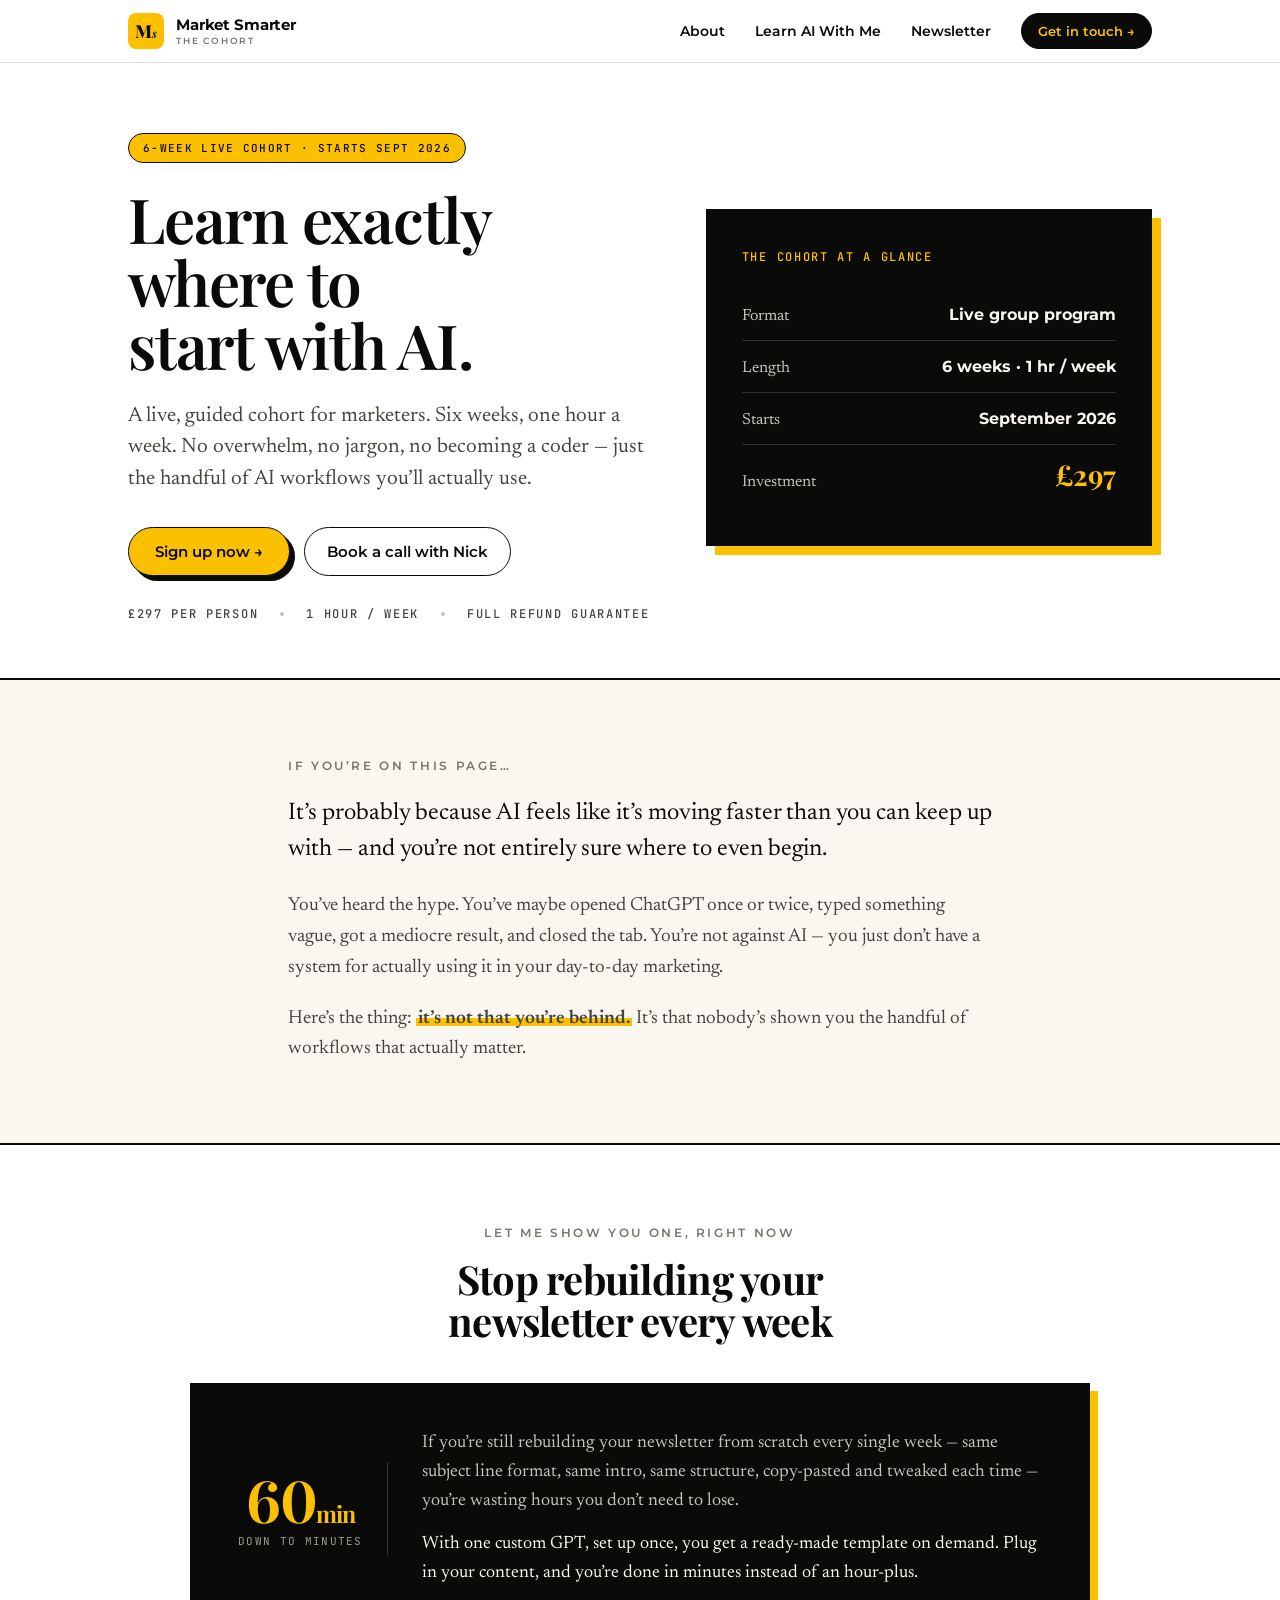
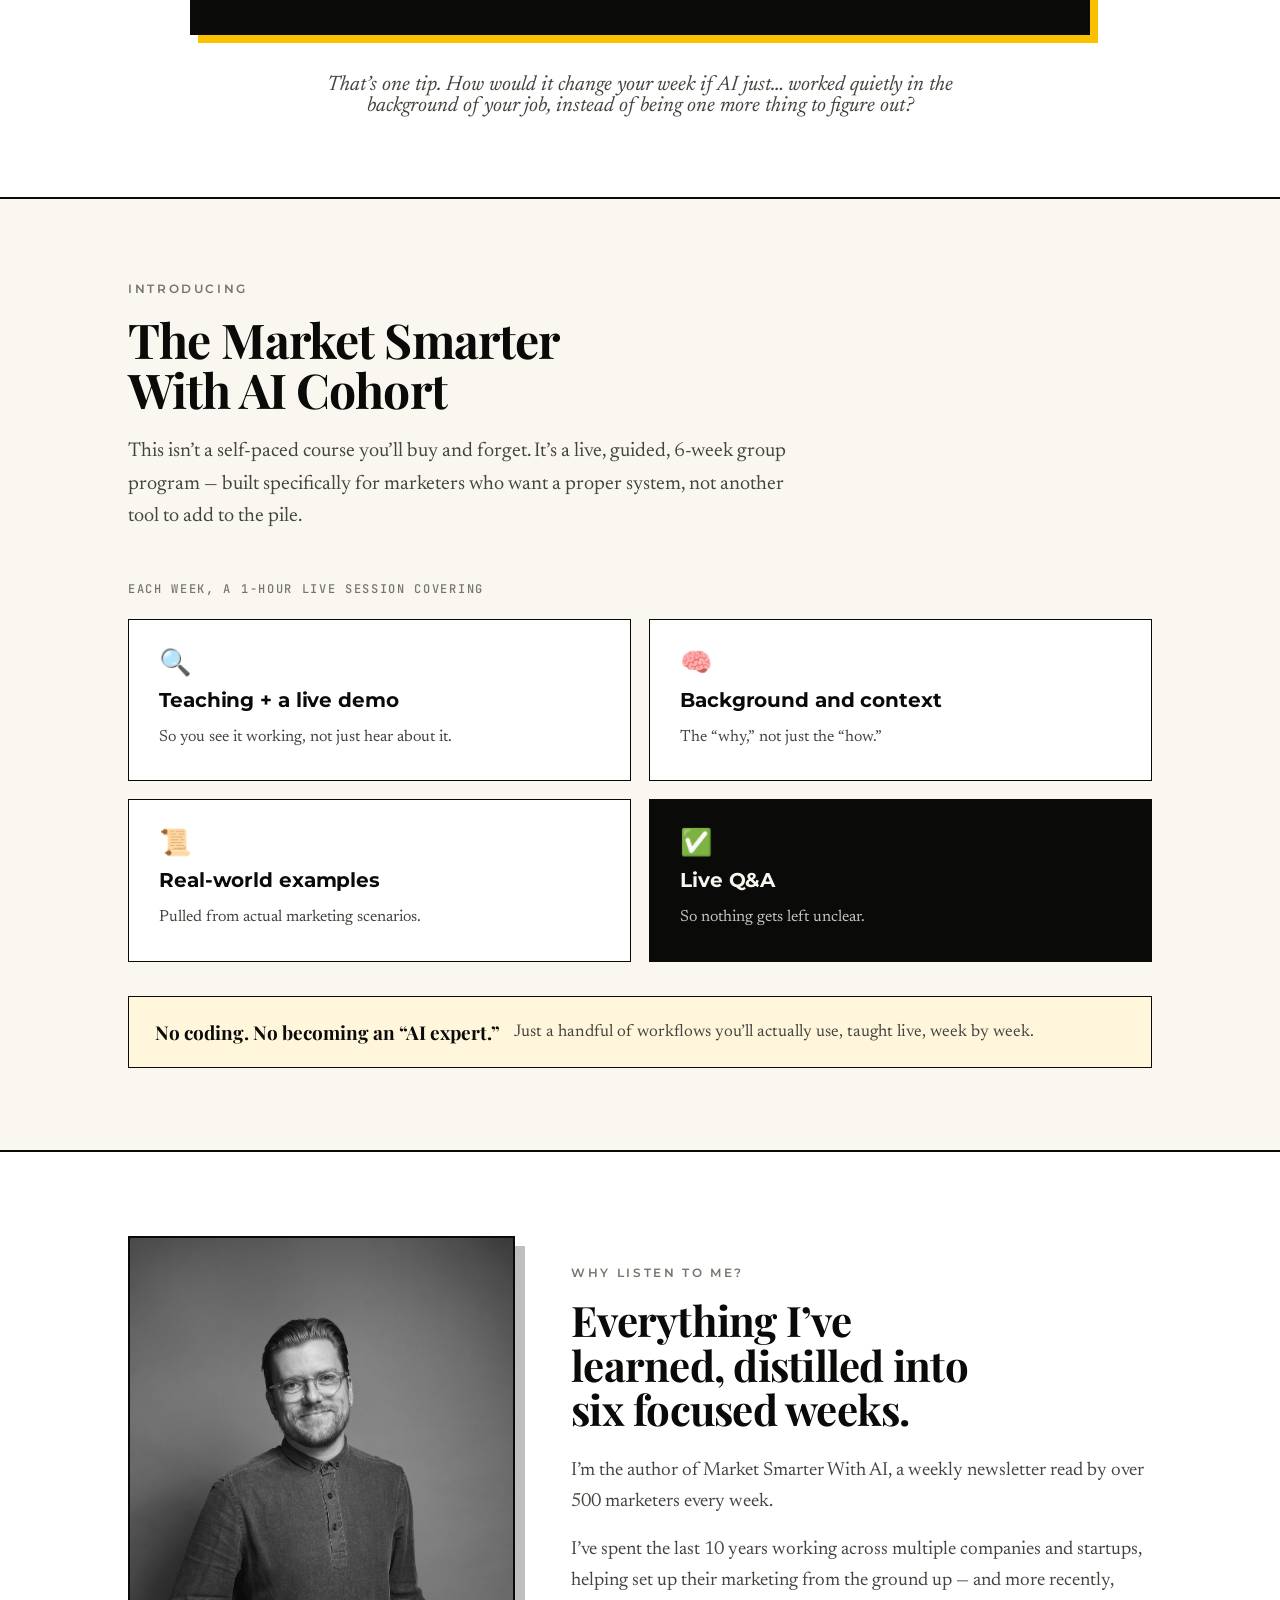
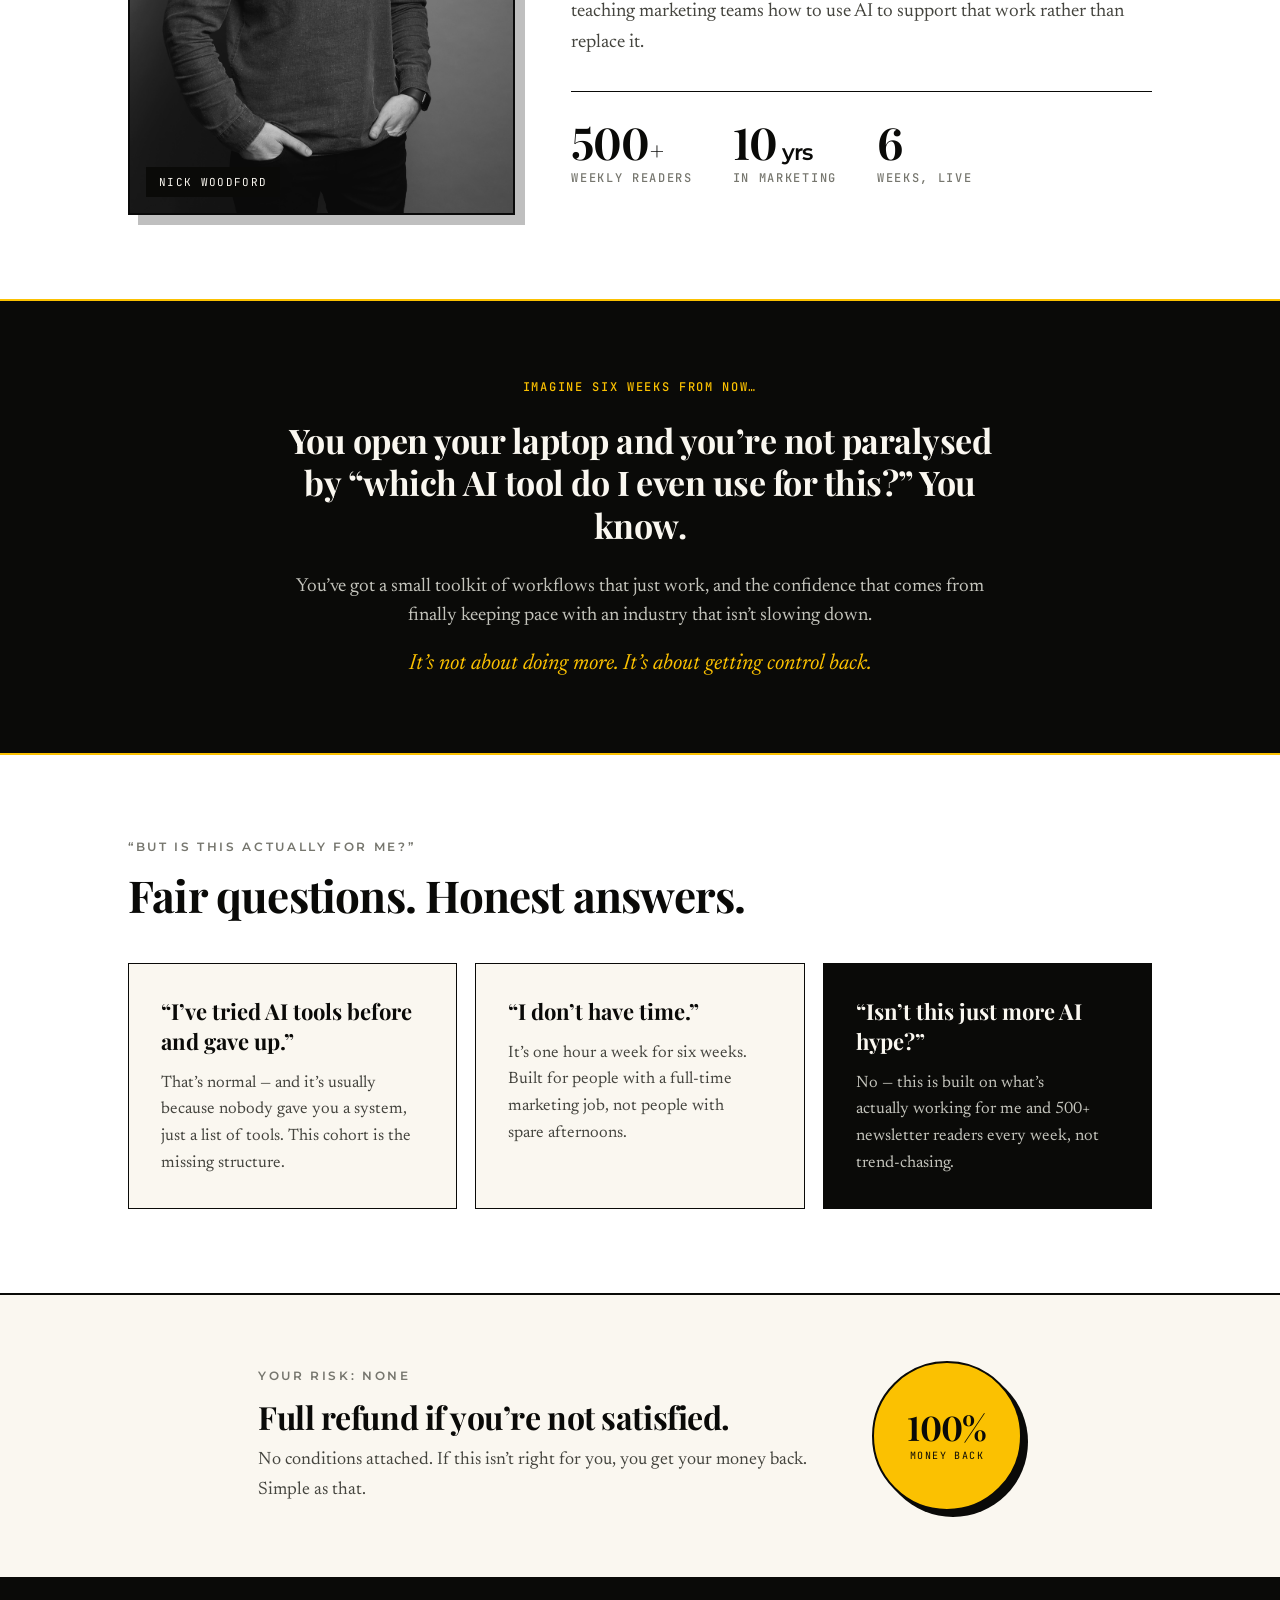
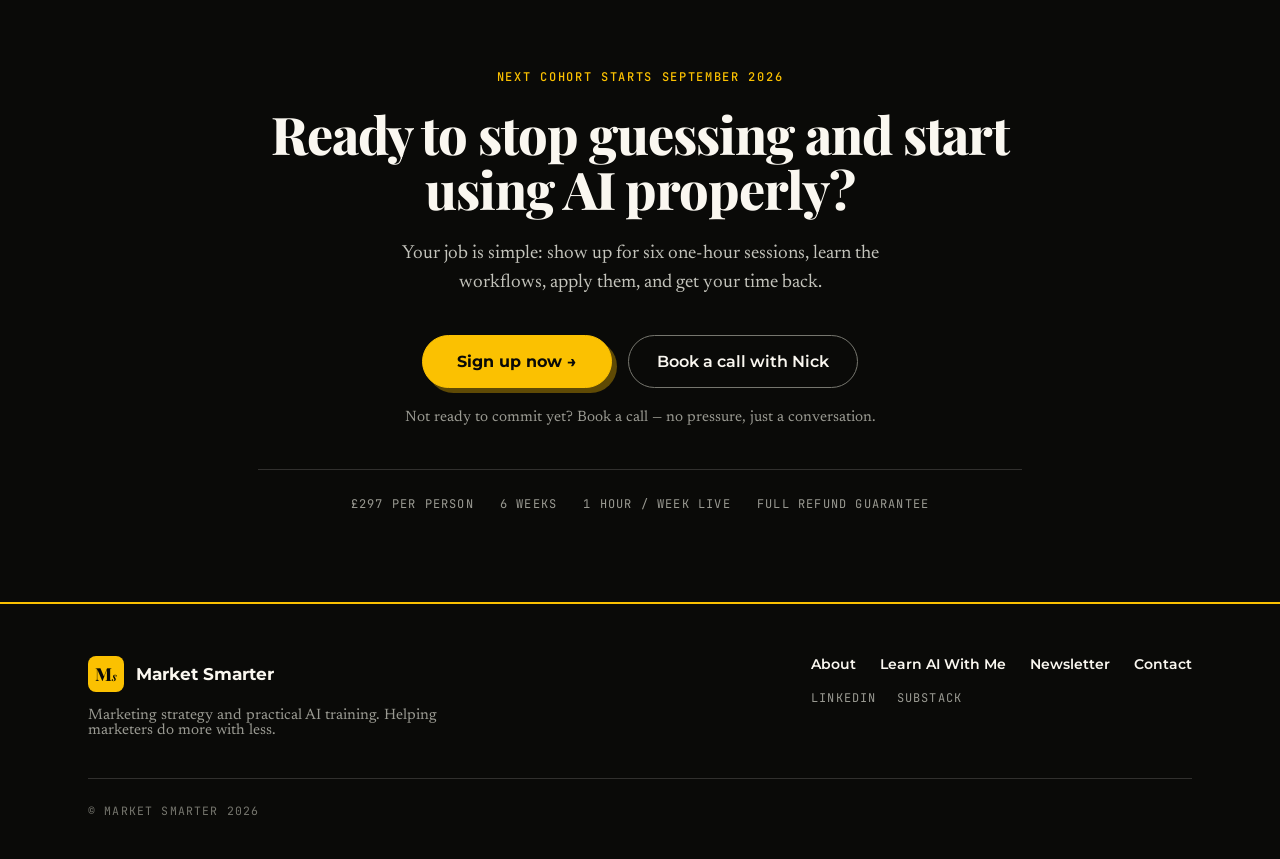
<file: docs/learn-ai-with-me.html>
<!DOCTYPE html>
<html lang="en">
<head>
<meta charset="utf-8">
<meta name="viewport" content="width=device-width, initial-scale=1">
<title>Learn AI With Me — The Market Smarter With AI Cohort</title>
<meta name="description" content="A 6-week live cohort helping time-poor marketers make AI part of how they work. No coding, no hype — practical, honest and useful.">
<link rel="icon" type="image/svg+xml" href="assets/favicon.svg">
<link rel="mask-icon" href="assets/favicon.svg" color="#FBC101">
<link rel="apple-touch-icon" href="assets/favicon.svg">
<link rel="stylesheet" href="colors_and_type.css">
<style>
  *{box-sizing:border-box;}
  html{scroll-behavior:smooth;}
  body{margin:0;background:var(--white);-webkit-font-smoothing:antialiased;}
  ::selection{background:var(--brand-yellow);color:var(--ink);}
  img{max-width:100%;}
  a{color:var(--ink);}
  a:hover{color:var(--ink-soft);}
  @media (prefers-reduced-motion: reduce){*{animation:none !important;scroll-behavior:auto !important;}}
  @media (max-width: 880px){
    .ms-nav-links{display:none !important;}
    .ms-grid-2{grid-template-columns:1fr !important;}
    .ms-why{grid-template-columns:1fr !important;}
    .ms-obj{grid-template-columns:1fr !important;}
    .ms-weeks{grid-template-columns:1fr !important;}
    .ms-display{font-size:44px !important;}
    .ms-section{padding:60px 0 !important;}
  }
  @media (max-width: 560px){
    .ms-display{font-size:34px !important;}
    .ms-wrap{padding-left:20px !important;padding-right:20px !important;}
  }

  /* --- generated hover/active states (translated from prototype style-hover/style-active) --- */
  [data-h="1"]:hover{color:var(--gray-500) !important;}
  [data-h="2"]:hover{color:var(--gray-500) !important;}
  [data-h="3"]:hover{color:var(--gray-500) !important;}
  [data-h="4"]:hover{background:var(--ink-soft) !important;}
  [data-h="5"]:hover{background:var(--brand-yellow-deep) !important;}
  [data-h="6"]:hover{background:var(--brand-yellow-wash) !important;}
  [data-h="7"]:hover{transform:translate(-3px,-3px) !important;box-shadow:7px 7px 0 var(--ink) !important;}
  [data-h="8"]:hover{transform:translate(-3px,-3px) !important;box-shadow:7px 7px 0 var(--ink) !important;}
  [data-h="9"]:hover{transform:translate(-3px,-3px) !important;box-shadow:7px 7px 0 var(--ink) !important;}
  [data-h="10"]:hover{transform:translate(-3px,-3px) !important;box-shadow:7px 7px 0 var(--brand-yellow) !important;}
  [data-h="11"]:hover{background:var(--brand-yellow-deep) !important;}
  [data-h="12"]:hover{border-color:var(--paper) !important;background:rgba(250,247,240,0.06) !important;}
  [data-h="13"]:hover{color:var(--brand-yellow) !important;}
  [data-h="14"]:hover{color:var(--brand-yellow) !important;}
  [data-h="15"]:hover{color:var(--brand-yellow) !important;}
  [data-h="16"]:hover{color:var(--brand-yellow) !important;}
  [data-h="17"]:hover{color:var(--brand-yellow) !important;}
  [data-h="18"]:hover{color:var(--brand-yellow) !important;}
  [data-a="19"]:active{transform:translate(5px,5px) !important;box-shadow:0 0 0 var(--ink) !important;}
  [data-a="20"]:active{transform:translate(5px,5px) !important;box-shadow:0 0 0 var(--brand-yellow) !important;}
</style>
</head>
<body>
<div id="top" style="background:var(--white);overflow-x:hidden;">

<!-- ===================== NAV ===================== -->
<header style="position:sticky;top:0;z-index:60;background:rgba(255,255,255,0.88);backdrop-filter:blur(10px) saturate(1.3);-webkit-backdrop-filter:blur(10px) saturate(1.3);border-bottom:1px solid var(--border);">
  <nav class="ms-wrap" style="max-width:1080px;margin:0 auto;padding:13px 28px;display:flex;align-items:center;justify-content:space-between;gap:24px;">
    <a href="index.html" style="display:inline-flex;align-items:center;gap:12px;text-decoration:none;">
      <span style="display:inline-flex;align-items:center;justify-content:center;width:36px;height:36px;background:var(--brand-yellow);border-radius:8px;flex:none;">
        <span style="font-family:var(--font-display);font-weight:800;color:var(--ink);font-size:18px;line-height:1;letter-spacing:-0.01em;">M<span style="font-style:italic;font-weight:600;font-size:0.66em;">s</span></span>
      </span>
      <span style="display:flex;flex-direction:column;line-height:1;">
        <span style="font-family:var(--font-sans);font-weight:700;font-size:15px;letter-spacing:-0.01em;color:var(--ink);">Market Smarter</span>
        <span style="font-family:var(--font-sans);font-weight:600;font-size:9px;letter-spacing:.2em;text-transform:uppercase;color:var(--gray-500);margin-top:4px;">The Cohort</span>
      </span>
    </a>
    <div class="ms-nav-links" style="display:flex;align-items:center;gap:30px;">
      <a href="portfolio.html#about" style="font-family:var(--font-sans);font-size:13.5px;font-weight:600;text-decoration:none;color:var(--ink);transition:color 200ms;" data-h="1">About</a>
      <a href="learn-ai-with-me.html" style="font-family:var(--font-sans);font-size:13.5px;font-weight:600;text-decoration:none;color:var(--ink);transition:color 200ms;" data-h="2">Learn AI With Me</a>
      <a href="https://marketsmarterwithai.substack.com" target="_blank" rel="noopener" style="font-family:var(--font-sans);font-size:13.5px;font-weight:600;text-decoration:none;color:var(--ink);transition:color 200ms;" data-h="3">Newsletter</a>
      <a href="portfolio.html#contact" style="display:inline-flex;align-items:center;gap:7px;font-family:var(--font-sans);font-weight:600;font-size:13px;text-decoration:none;padding:9px 16px;border-radius:999px;border:1.5px solid var(--ink);background:var(--ink);color:var(--brand-yellow);transition:background 200ms;" data-h="4">Get in touch &rarr;</a>
    </div>
  </nav>
</header>

<!-- ===================== HERO ===================== -->
<section class="ms-section ms-wrap" style="max-width:1080px;margin:0 auto;padding:70px 28px 56px;">
  <div class="ms-grid-2" style="display:grid;grid-template-columns:1.08fr 0.92fr;gap:54px;align-items:center;">
    <div>
      <div style="display:inline-flex;align-items:center;gap:9px;margin-bottom:24px;padding:7px 14px;border-radius:999px;background:var(--brand-yellow);border:1.5px solid var(--ink);">
        <span style="font-family:var(--font-mono);font-size:11px;font-weight:500;letter-spacing:.12em;text-transform:uppercase;color:var(--ink);">6-week live cohort &middot; Starts Sept 2026</span>
      </div>
      <h1 class="display ms-display" style="font-size:62px;line-height:1.02;margin:0 0 24px;">Learn exactly where to start with AI.</h1>
      <p class="subtitle" style="font-style:normal;font-size:21px;line-height:1.5;color:var(--gray-700);max-width:540px;margin:0 0 32px;">A live, guided cohort for marketers. Six weeks, one hour a week. No overwhelm, no jargon, no becoming a coder &mdash; just the handful of AI workflows you&rsquo;ll actually use.</p>
      <div style="display:flex;gap:14px;flex-wrap:wrap;align-items:center;">
        <a href="https://docs.google.com/forms/d/e/1FAIpQLSfuudngQR8Jl8e6MxrIAhf9ZL0_Sw1dDBafDxOd0brkkJrQTg/viewform?usp=dialog" target="_blank" rel="noopener" style="display:inline-flex;align-items:center;gap:9px;font-family:var(--font-sans);font-weight:600;font-size:15px;text-decoration:none;padding:14px 26px;border-radius:999px;border:1.5px solid var(--ink);background:var(--brand-yellow);color:var(--ink);box-shadow:5px 5px 0 var(--ink);transition:transform 120ms cubic-bezier(.2,.6,.2,1),background 200ms,box-shadow 120ms cubic-bezier(.2,.6,.2,1);" data-h="5" data-a="19">Sign up now &rarr;</a>
        <a href="https://calendly.com/nickwoodford76/30min" target="_blank" rel="noopener" style="display:inline-flex;align-items:center;gap:9px;font-family:var(--font-sans);font-weight:600;font-size:15px;text-decoration:none;padding:14px 22px;border-radius:999px;border:1.5px solid var(--ink);background:transparent;color:var(--ink);transition:background 200ms;" data-h="6">Book a call with Nick</a>
      </div>
      <div style="display:flex;align-items:center;gap:22px;margin-top:30px;flex-wrap:wrap;">
        <span class="label-mono" style="color:var(--gray-700);">&pound;297 per person</span>
        <span style="width:4px;height:4px;border-radius:50%;background:var(--gray-300);"></span>
        <span class="label-mono" style="color:var(--gray-700);">1 hour / week</span>
        <span style="width:4px;height:4px;border-radius:50%;background:var(--gray-300);"></span>
        <span class="label-mono" style="color:var(--gray-700);">Full refund guarantee</span>
      </div>
    </div>
    <div style="position:relative;">
      <div style="background:var(--ink);border:2px solid var(--ink);box-shadow:9px 9px 0 var(--brand-yellow);padding:38px 34px;">
        <div class="label-mono" style="color:var(--brand-yellow);margin-bottom:24px;">The cohort at a glance</div>
        <div style="display:flex;flex-direction:column;gap:0;">
          <div style="display:flex;justify-content:space-between;align-items:baseline;gap:16px;padding:16px 0;border-bottom:1px solid rgba(250,247,240,0.16);">
            <span style="font-family:var(--font-serif);font-size:16px;color:var(--gray-300);">Format</span>
            <span style="font-family:var(--font-sans);font-weight:700;font-size:16px;color:var(--paper);text-align:right;">Live group program</span>
          </div>
          <div style="display:flex;justify-content:space-between;align-items:baseline;gap:16px;padding:16px 0;border-bottom:1px solid rgba(250,247,240,0.16);">
            <span style="font-family:var(--font-serif);font-size:16px;color:var(--gray-300);">Length</span>
            <span style="font-family:var(--font-sans);font-weight:700;font-size:16px;color:var(--paper);text-align:right;">6 weeks &middot; 1 hr / week</span>
          </div>
          <div style="display:flex;justify-content:space-between;align-items:baseline;gap:16px;padding:16px 0;border-bottom:1px solid rgba(250,247,240,0.16);">
            <span style="font-family:var(--font-serif);font-size:16px;color:var(--gray-300);">Starts</span>
            <span style="font-family:var(--font-sans);font-weight:700;font-size:16px;color:var(--paper);text-align:right;">September 2026</span>
          </div>
          <div style="display:flex;justify-content:space-between;align-items:baseline;gap:16px;padding:16px 0;">
            <span style="font-family:var(--font-serif);font-size:16px;color:var(--gray-300);">Investment</span>
            <span style="font-family:var(--font-display);font-weight:700;font-size:28px;color:var(--brand-yellow);text-align:right;line-height:1;">&pound;297</span>
          </div>
        </div>
      </div>
    </div>
  </div>
</section>

<!-- ===================== PAIN CALLOUT ===================== -->
<section class="ms-section" style="background:var(--paper);border-top:2px solid var(--ink);border-bottom:2px solid var(--ink);padding:78px 0;">
  <div class="ms-wrap" style="max-width:760px;margin:0 auto;padding:0 28px;">
    <div class="eyebrow" style="margin-bottom:22px;">If you&rsquo;re on this page&hellip;</div>
    <p class="body" style="font-size:24px;line-height:1.5;color:var(--ink);margin:0 0 24px;">It&rsquo;s probably because AI feels like it&rsquo;s moving faster than you can keep up with &mdash; and you&rsquo;re not entirely sure where to even begin.</p>
    <p class="body" style="font-size:19px;margin:0 0 20px;">You&rsquo;ve heard the hype. You&rsquo;ve maybe opened ChatGPT once or twice, typed something vague, got a mediocre result, and closed the tab. You&rsquo;re not against AI &mdash; you just don&rsquo;t have a system for actually using it in your day-to-day marketing.</p>
    <p class="body" style="font-size:19px;margin:0;">Here&rsquo;s the thing: <span style="background-image:linear-gradient(var(--brand-yellow),var(--brand-yellow));background-size:100% 42%;background-repeat:no-repeat;background-position:0 88%;padding:0 2px;font-weight:600;">it&rsquo;s not that you&rsquo;re behind.</span> It&rsquo;s that nobody&rsquo;s shown you the handful of workflows that actually matter.</p>
  </div>
</section>

<!-- ===================== FREE TEASER ===================== -->
<section class="ms-section ms-wrap" style="max-width:1080px;margin:0 auto;padding:80px 28px;">
  <div style="max-width:640px;margin:0 auto 40px;text-align:center;">
    <div class="eyebrow" style="margin-bottom:18px;">Let me show you one, right now</div>
    <h2 class="h1" style="font-size:40px;margin:0;">Stop rebuilding your newsletter every week</h2>
  </div>
  <div style="max-width:900px;margin:0 auto;background:var(--ink);border:2px solid var(--ink);box-shadow:8px 8px 0 var(--brand-yellow);padding:44px 46px;color:var(--paper);">
    <div class="ms-grid-2" style="display:grid;grid-template-columns:auto 1fr;gap:34px;align-items:center;">
      <div style="display:flex;flex-direction:column;align-items:center;justify-content:center;gap:6px;padding:8px 24px 8px 0;border-right:1px solid rgba(250,247,240,0.18);">
        <span class="numeral" style="font-size:58px;color:var(--brand-yellow);line-height:1;">60<span style="font-size:0.4em;">min</span></span>
        <span style="font-family:var(--font-mono);font-size:11px;letter-spacing:.12em;text-transform:uppercase;color:var(--gray-400);">down to minutes</span>
      </div>
      <div>
        <p class="body" style="font-size:18px;color:var(--gray-300);margin:0 0 14px;">If you&rsquo;re still rebuilding your newsletter from scratch every single week &mdash; same subject line format, same intro, same structure, copy-pasted and tweaked each time &mdash; you&rsquo;re wasting hours you don&rsquo;t need to lose.</p>
        <p class="body" style="font-size:18px;color:var(--paper);margin:0;">With one custom GPT, set up once, you get a ready-made template on demand. Plug in your content, and you&rsquo;re done in minutes instead of an hour-plus.</p>
      </div>
    </div>
  </div>
  <p style="text-align:center;font-family:var(--font-serif);font-style:italic;font-size:21px;color:var(--gray-700);max-width:640px;margin:40px auto 0;">That&rsquo;s one tip. How would it change your week if AI just&hellip; worked quietly in the background of your job, instead of being one more thing to figure out?</p>
</section>

<!-- ===================== SOLUTION / HOW IT WORKS ===================== -->
<section id="how" style="scroll-margin-top:70px;background:var(--paper);border-top:2px solid var(--ink);border-bottom:2px solid var(--ink);">
  <div class="ms-wrap" style="max-width:1080px;margin:0 auto;padding:82px 28px;">
    <div style="max-width:680px;margin-bottom:48px;">
      <div class="eyebrow" style="margin-bottom:18px;">Introducing</div>
      <h2 class="h1" style="font-size:48px;margin:0 0 20px;">The Market Smarter With AI Cohort</h2>
      <p class="body" style="font-size:20px;color:var(--gray-700);margin:0;">This isn&rsquo;t a self-paced course you&rsquo;ll buy and forget. It&rsquo;s a live, guided, 6-week group program &mdash; built specifically for marketers who want a proper system, not another tool to add to the pile.</p>
    </div>
    <div class="label-mono" style="margin-bottom:22px;color:var(--gray-500);">Each week, a 1-hour live session covering</div>
    <div class="ms-weeks" style="display:grid;grid-template-columns:repeat(2,1fr);gap:18px;">
      <div style="background:var(--white);border:1.5px solid var(--ink);padding:30px;display:flex;flex-direction:column;gap:12px;transition:transform 200ms cubic-bezier(.2,.6,.2,1),box-shadow 200ms;" data-h="7">
        <span style="font-size:26px;line-height:1;">&#128269;</span>
        <h3 class="h4" style="font-size:20px;margin:0;">Teaching + a live demo</h3>
        <p class="body" style="margin:0;font-size:16px;">So you see it working, not just hear about it.</p>
      </div>
      <div style="background:var(--white);border:1.5px solid var(--ink);padding:30px;display:flex;flex-direction:column;gap:12px;transition:transform 200ms cubic-bezier(.2,.6,.2,1),box-shadow 200ms;" data-h="8">
        <span style="font-size:26px;line-height:1;">&#129504;</span>
        <h3 class="h4" style="font-size:20px;margin:0;">Background and context</h3>
        <p class="body" style="margin:0;font-size:16px;">The &ldquo;why,&rdquo; not just the &ldquo;how.&rdquo;</p>
      </div>
      <div style="background:var(--white);border:1.5px solid var(--ink);padding:30px;display:flex;flex-direction:column;gap:12px;transition:transform 200ms cubic-bezier(.2,.6,.2,1),box-shadow 200ms;" data-h="9">
        <span style="font-size:26px;line-height:1;">&#128220;</span>
        <h3 class="h4" style="font-size:20px;margin:0;">Real-world examples</h3>
        <p class="body" style="margin:0;font-size:16px;">Pulled from actual marketing scenarios.</p>
      </div>
      <div style="background:var(--ink);border:1.5px solid var(--ink);padding:30px;display:flex;flex-direction:column;gap:12px;transition:transform 200ms cubic-bezier(.2,.6,.2,1),box-shadow 200ms;" data-h="10">
        <span style="font-size:26px;line-height:1;">&#9989;</span>
        <h3 class="h4" style="font-size:20px;margin:0;color:var(--paper);">Live Q&amp;A</h3>
        <p class="body" style="margin:0;font-size:16px;color:var(--gray-300);">So nothing gets left unclear.</p>
      </div>
    </div>
    <div style="margin-top:34px;display:flex;align-items:center;gap:14px;flex-wrap:wrap;padding:22px 26px;background:var(--brand-yellow-wash);border:1.5px solid var(--ink);">
      <span style="font-family:var(--font-display);font-weight:700;font-size:19px;color:var(--ink);">No coding. No becoming an &ldquo;AI expert.&rdquo;</span>
      <span style="font-family:var(--font-serif);font-size:17px;color:var(--gray-700);">Just a handful of workflows you&rsquo;ll actually use, taught live, week by week.</span>
    </div>
  </div>
</section>

<!-- ===================== WHY LISTEN TO ME ===================== -->
<section id="why" class="ms-section ms-wrap" style="scroll-margin-top:70px;max-width:1080px;margin:0 auto;padding:84px 28px;">
  <div class="ms-why" style="display:grid;grid-template-columns:0.8fr 1.2fr;gap:56px;align-items:center;">
    <div style="position:relative;">
      <img src="assets/nick-portrait.png" alt="Portrait of Nick Woodford" style="width:100%;display:block;border:2px solid var(--ink);box-shadow:10px 10px 0 var(--brand-yellow);filter:grayscale(1);" />
      <div style="position:absolute;bottom:18px;left:18px;background:var(--ink);color:var(--paper);font-family:var(--font-mono);font-size:11px;letter-spacing:.12em;text-transform:uppercase;padding:8px 13px;">Nick Woodford</div>
    </div>
    <div>
      <div class="eyebrow" style="margin-bottom:18px;">Why listen to me?</div>
      <h2 class="h1" style="font-size:42px;margin:0 0 24px;">Everything I&rsquo;ve learned, distilled into six focused weeks.</h2>
      <p class="body" style="font-size:19px;margin:0 0 18px;">I&rsquo;m the author of Market Smarter With AI, a weekly newsletter read by over 500 marketers every week.</p>
      <p class="body" style="font-size:19px;margin:0 0 32px;">I&rsquo;ve spent the last 10 years working across multiple companies and startups, helping set up their marketing from the ground up &mdash; and more recently, teaching marketing teams how to use AI to support that work rather than replace it.</p>
      <div style="display:flex;gap:40px;flex-wrap:wrap;padding-top:28px;border-top:1.5px solid var(--ink);">
        <div><div class="numeral" style="font-size:44px;">500<span style="font-size:0.55em;">+</span></div><div class="label-mono" style="margin-top:6px;color:var(--gray-500);">Weekly readers</div></div>
        <div><div class="numeral" style="font-size:44px;">10<span style="font-size:0.5em;font-family:var(--font-sans);font-weight:600;"> yrs</span></div><div class="label-mono" style="margin-top:6px;color:var(--gray-500);">In marketing</div></div>
        <div><div class="numeral" style="font-size:44px;">6</div><div class="label-mono" style="margin-top:6px;color:var(--gray-500);">Weeks, live</div></div>
      </div>
    </div>
  </div>
</section>

<!-- ===================== FUTURE PACE ===================== -->
<section style="background:var(--ink);color:var(--paper);border-top:2px solid var(--brand-yellow);border-bottom:2px solid var(--brand-yellow);">
  <div class="ms-wrap" style="max-width:760px;margin:0 auto;padding:78px 28px;text-align:center;">
    <div class="label-mono" style="color:var(--brand-yellow);margin-bottom:24px;">Imagine six weeks from now&hellip;</div>
    <p style="font-family:var(--font-display);font-weight:700;font-size:34px;line-height:1.25;letter-spacing:-0.015em;color:var(--paper);margin:0 0 26px;">You open your laptop and you&rsquo;re not paralysed by &ldquo;which AI tool do I even use for this?&rdquo; You know.</p>
    <p style="font-family:var(--font-serif);font-size:19px;line-height:1.55;color:var(--gray-300);margin:0 0 22px;">You&rsquo;ve got a small toolkit of workflows that just work, and the confidence that comes from finally keeping pace with an industry that isn&rsquo;t slowing down.</p>
    <p style="font-family:var(--font-serif);font-style:italic;font-size:22px;color:var(--brand-yellow);margin:0;">It&rsquo;s not about doing more. It&rsquo;s about getting control back.</p>
  </div>
</section>

<!-- ===================== OBJECTIONS ===================== -->
<section id="faq" class="ms-section ms-wrap" style="scroll-margin-top:70px;max-width:1080px;margin:0 auto;padding:84px 28px;">
  <div style="max-width:640px;margin-bottom:44px;">
    <div class="eyebrow" style="margin-bottom:18px;">&ldquo;But is this actually for me?&rdquo;</div>
    <h2 class="h1" style="font-size:44px;margin:0;">Fair questions. Honest answers.</h2>
  </div>
  <div class="ms-obj" style="display:grid;grid-template-columns:repeat(3,1fr);gap:18px;">
    <div style="background:var(--paper);border:1.5px solid var(--ink);padding:32px;display:flex;flex-direction:column;gap:14px;">
      <div style="font-family:var(--font-display);font-weight:700;font-size:22px;color:var(--ink);">&ldquo;I&rsquo;ve tried AI tools before and gave up.&rdquo;</div>
      <p class="body" style="margin:0;font-size:16.5px;">That&rsquo;s normal &mdash; and it&rsquo;s usually because nobody gave you a system, just a list of tools. This cohort is the missing structure.</p>
    </div>
    <div style="background:var(--paper);border:1.5px solid var(--ink);padding:32px;display:flex;flex-direction:column;gap:14px;">
      <div style="font-family:var(--font-display);font-weight:700;font-size:22px;color:var(--ink);">&ldquo;I don&rsquo;t have time.&rdquo;</div>
      <p class="body" style="margin:0;font-size:16.5px;">It&rsquo;s one hour a week for six weeks. Built for people with a full-time marketing job, not people with spare afternoons.</p>
    </div>
    <div style="background:var(--ink);border:1.5px solid var(--ink);padding:32px;display:flex;flex-direction:column;gap:14px;">
      <div style="font-family:var(--font-display);font-weight:700;font-size:22px;color:var(--paper);">&ldquo;Isn&rsquo;t this just more AI hype?&rdquo;</div>
      <p class="body" style="margin:0;font-size:16.5px;color:var(--gray-300);">No &mdash; this is built on what&rsquo;s actually working for me and 500+ newsletter readers every week, not trend-chasing.</p>
    </div>
  </div>
</section>

<!-- ===================== GUARANTEE ===================== -->
<section class="ms-section" style="background:var(--paper);border-top:2px solid var(--ink);border-bottom:2px solid var(--ink);padding:66px 0;">
  <div class="ms-wrap" style="max-width:820px;margin:0 auto;padding:0 28px;">
    <div style="display:flex;gap:26px;align-items:center;flex-wrap:wrap;justify-content:center;text-align:center;">
      <div style="flex:1;min-width:280px;text-align:left;">
        <div class="eyebrow" style="margin-bottom:16px;">Your risk: none</div>
        <h2 class="h2" style="font-size:32px;margin:0 0 12px;">Full refund if you&rsquo;re not satisfied.</h2>
        <p class="body" style="font-size:18px;margin:0;">No conditions attached. If this isn&rsquo;t right for you, you get your money back. Simple as that.</p>
      </div>
      <div style="flex:none;width:150px;height:150px;border-radius:50%;background:var(--brand-yellow);border:2.5px solid var(--ink);display:flex;flex-direction:column;align-items:center;justify-content:center;box-shadow:6px 6px 0 var(--ink);">
        <span class="numeral" style="font-size:34px;color:var(--ink);line-height:1;">100%</span>
        <span style="font-family:var(--font-mono);font-size:10px;letter-spacing:.14em;text-transform:uppercase;color:var(--ink);margin-top:5px;">Money back</span>
      </div>
    </div>
  </div>
</section>

<!-- ===================== ENROL / CTA ===================== -->
<section id="enrol" style="scroll-margin-top:70px;background:var(--ink);color:var(--paper);">
  <div class="ms-wrap" style="max-width:820px;margin:0 auto;padding:90px 28px;text-align:center;">
    <div class="label-mono" style="color:var(--brand-yellow);margin-bottom:22px;">Next cohort starts September 2026</div>
    <h2 class="ms-display" style="font-family:var(--font-display);font-weight:800;font-size:52px;line-height:1.05;letter-spacing:-0.02em;color:var(--paper);margin:0 0 22px;">Ready to stop guessing and start using AI properly?</h2>
    <p style="font-family:var(--font-serif);font-size:19px;line-height:1.55;color:var(--gray-300);max-width:560px;margin:0 auto 38px;">Your job is simple: show up for six one-hour sessions, learn the workflows, apply them, and get your time back.</p>
    <div style="display:flex;gap:16px;flex-wrap:wrap;justify-content:center;align-items:center;">
      <a href="https://docs.google.com/forms/d/e/1FAIpQLSfuudngQR8Jl8e6MxrIAhf9ZL0_Sw1dDBafDxOd0brkkJrQTg/viewform?usp=dialog" target="_blank" rel="noopener" style="display:inline-flex;align-items:center;gap:9px;font-family:var(--font-sans);font-weight:700;font-size:16px;text-decoration:none;padding:16px 34px;border-radius:999px;border:1.5px solid var(--brand-yellow);background:var(--brand-yellow);color:var(--ink);box-shadow:5px 5px 0 rgba(251,193,1,0.35);transition:transform 120ms cubic-bezier(.2,.6,.2,1),background 200ms,box-shadow 120ms cubic-bezier(.2,.6,.2,1);" data-h="11" data-a="20">Sign up now &rarr;</a>
      <a href="https://calendly.com/nickwoodford76/30min" target="_blank" rel="noopener" style="display:inline-flex;align-items:center;gap:9px;font-family:var(--font-sans);font-weight:600;font-size:16px;text-decoration:none;padding:16px 28px;border-radius:999px;border:1.5px solid var(--gray-500);background:transparent;color:var(--paper);transition:border-color 200ms,background 200ms;" data-h="12">Book a call with Nick</a>
    </div>
    <p style="font-family:var(--font-serif);font-size:15px;color:var(--gray-400);margin:22px 0 0;">Not ready to commit yet? Book a call &mdash; no pressure, just a conversation.</p>
    <div style="margin-top:44px;padding-top:26px;border-top:1px solid rgba(250,247,240,0.16);display:flex;gap:14px 26px;flex-wrap:wrap;justify-content:center;">
      <span style="font-family:var(--font-mono);font-size:12px;letter-spacing:.1em;text-transform:uppercase;color:var(--gray-400);">&pound;297 per person</span>
      <span style="font-family:var(--font-mono);font-size:12px;letter-spacing:.1em;text-transform:uppercase;color:var(--gray-400);">6 weeks</span>
      <span style="font-family:var(--font-mono);font-size:12px;letter-spacing:.1em;text-transform:uppercase;color:var(--gray-400);">1 hour / week live</span>
      <span style="font-family:var(--font-mono);font-size:12px;letter-spacing:.1em;text-transform:uppercase;color:var(--gray-400);">Full refund guarantee</span>
    </div>
  </div>
</section>

<!-- ===================== FOOTER ===================== -->
<footer style="background:var(--ink);color:var(--paper);border-top:2px solid var(--brand-yellow);">
  <div class="ms-wrap" style="max-width:1160px;margin:0 auto;padding:52px 28px 40px;">
    <div class="ms-grid-2" style="display:grid;grid-template-columns:1fr auto;gap:36px;align-items:start;">
      <div>
        <div style="display:inline-flex;align-items:center;gap:12px;margin-bottom:16px;">
          <span style="display:inline-flex;align-items:center;justify-content:center;width:36px;height:36px;background:var(--brand-yellow);border-radius:8px;flex:none;">
            <span style="font-family:var(--font-display);font-weight:800;color:var(--ink);font-size:18px;line-height:1;">M<span style="font-style:italic;font-weight:600;font-size:0.66em;">s</span></span>
          </span>
          <span style="font-family:var(--font-sans);font-weight:700;font-size:17px;color:var(--paper);">Market Smarter</span>
        </div>
        <p style="font-family:var(--font-serif);font-size:15px;color:var(--gray-400);margin:0;max-width:380px;">Marketing strategy and practical AI training. Helping marketers do more with less.</p>
      </div>
      <div style="display:flex;flex-direction:column;gap:18px;align-items:flex-start;">
        <div style="display:flex;gap:24px;flex-wrap:wrap;">
          <a href="portfolio.html#about" style="font-family:var(--font-sans);font-size:13.5px;font-weight:600;color:var(--paper);text-decoration:none;" data-h="13">About</a>
          <a href="learn-ai-with-me.html" style="font-family:var(--font-sans);font-size:13.5px;font-weight:600;color:var(--paper);text-decoration:none;" data-h="14">Learn AI With Me</a>
          <a href="https://marketsmarterwithai.substack.com" target="_blank" rel="noopener" style="font-family:var(--font-sans);font-size:13.5px;font-weight:600;color:var(--paper);text-decoration:none;" data-h="15">Newsletter</a>
          <a href="portfolio.html#contact" style="font-family:var(--font-sans);font-size:13.5px;font-weight:600;color:var(--paper);text-decoration:none;" data-h="16">Contact</a>
        </div>
        <div style="display:flex;gap:20px;flex-wrap:wrap;">
          <a href="https://www.linkedin.com/in/nicholaswoodford" target="_blank" rel="noopener" style="font-family:var(--font-mono);font-size:12px;letter-spacing:.1em;text-transform:uppercase;color:var(--gray-400);text-decoration:none;" data-h="17">LinkedIn</a>
          <a href="https://marketsmarterwithai.substack.com" target="_blank" rel="noopener" style="font-family:var(--font-mono);font-size:12px;letter-spacing:.1em;text-transform:uppercase;color:var(--gray-400);text-decoration:none;" data-h="18">Substack</a>
        </div>
      </div>
    </div>
    <div style="margin-top:40px;padding-top:22px;border-top:1px solid rgba(250,247,240,0.16);">
      <span style="font-family:var(--font-mono);font-size:11.5px;letter-spacing:.1em;text-transform:uppercase;color:var(--gray-500);">&copy; Market Smarter 2026</span>
    </div>
  </div>
</footer>

</div>
</body>
</html>
</file>
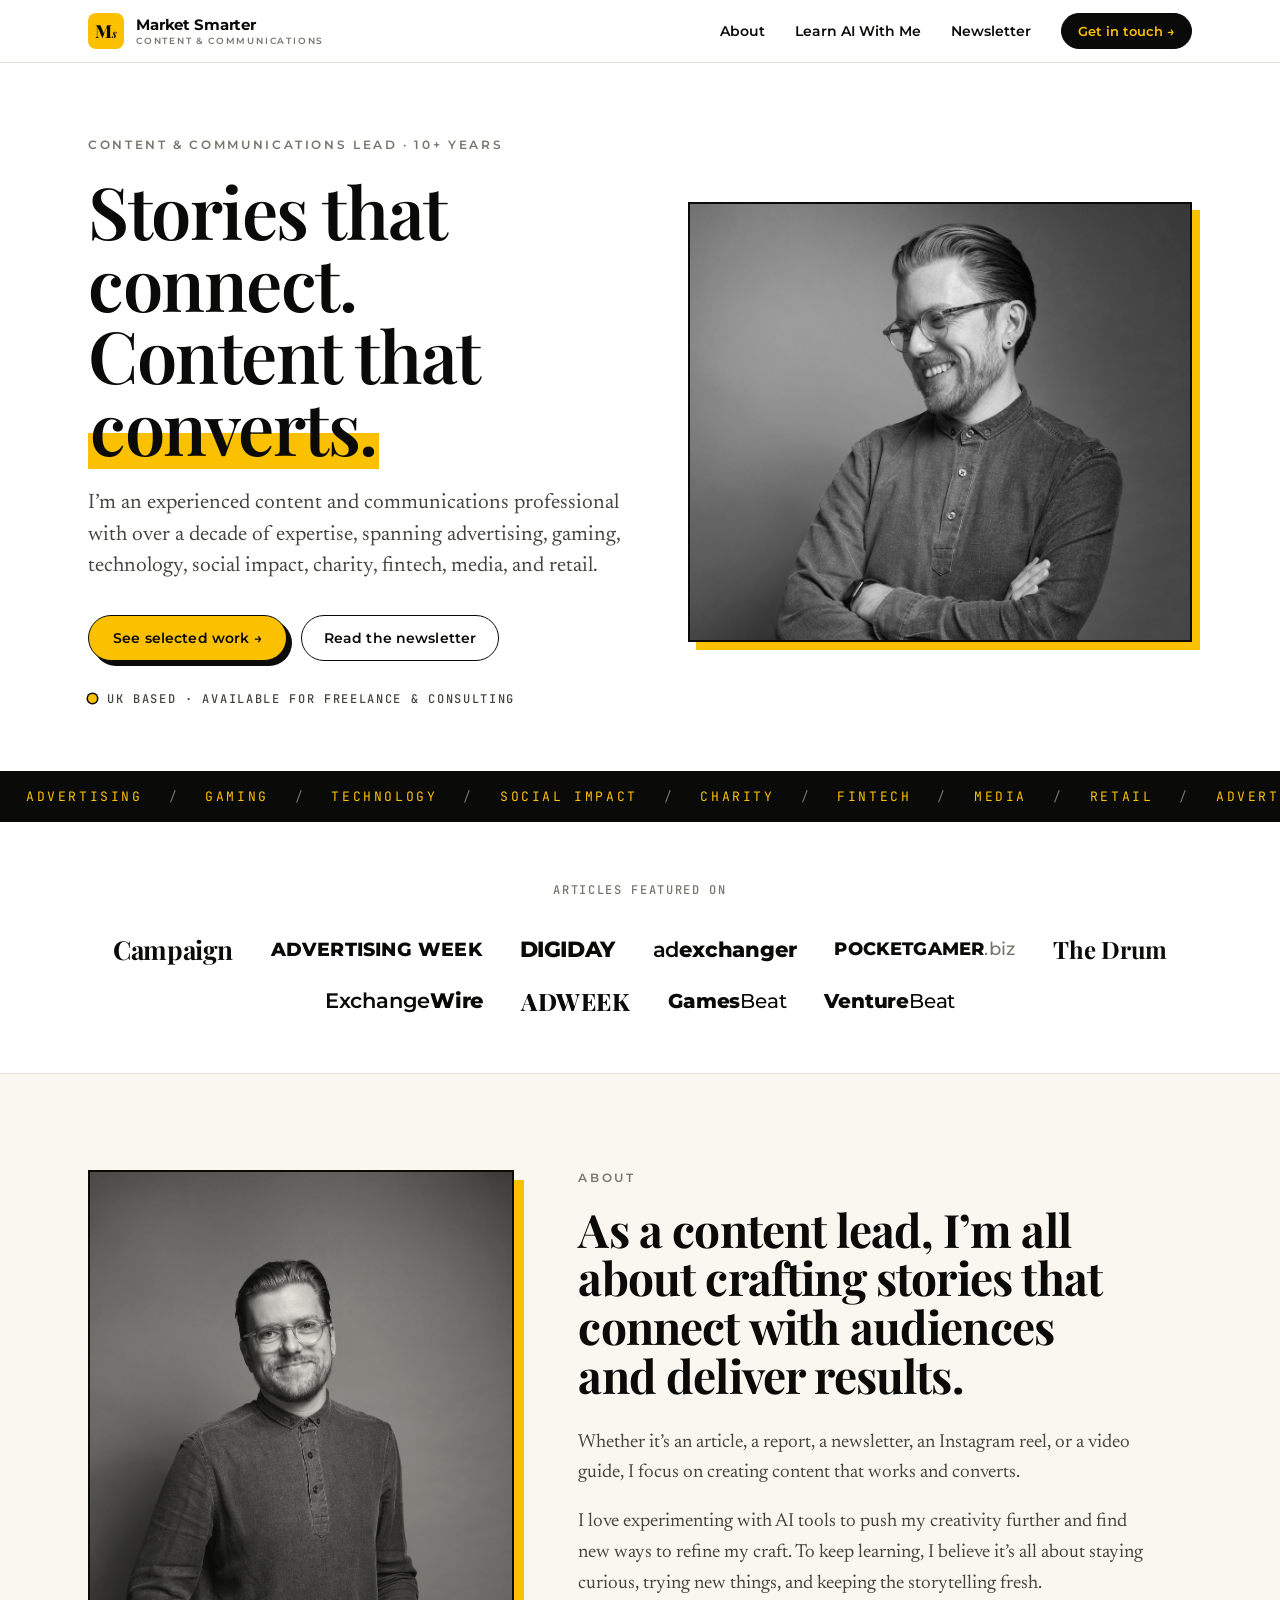
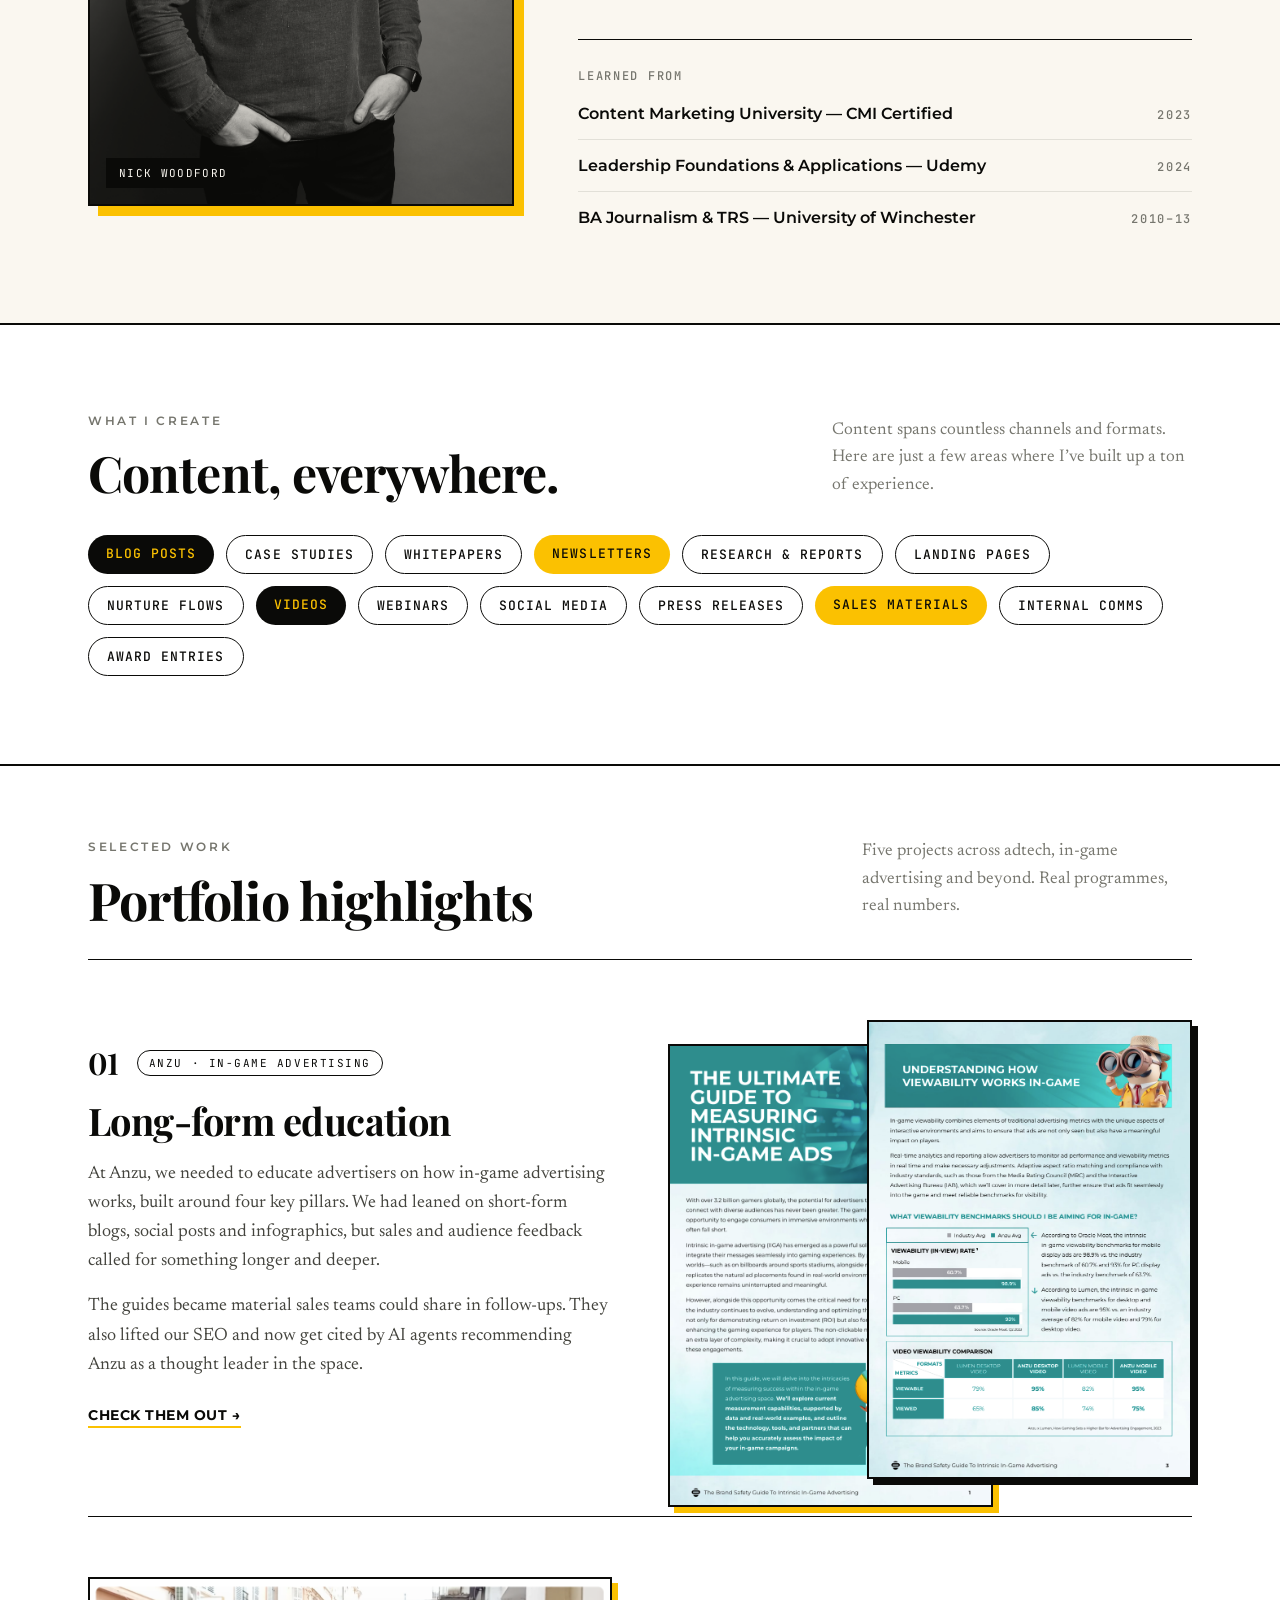
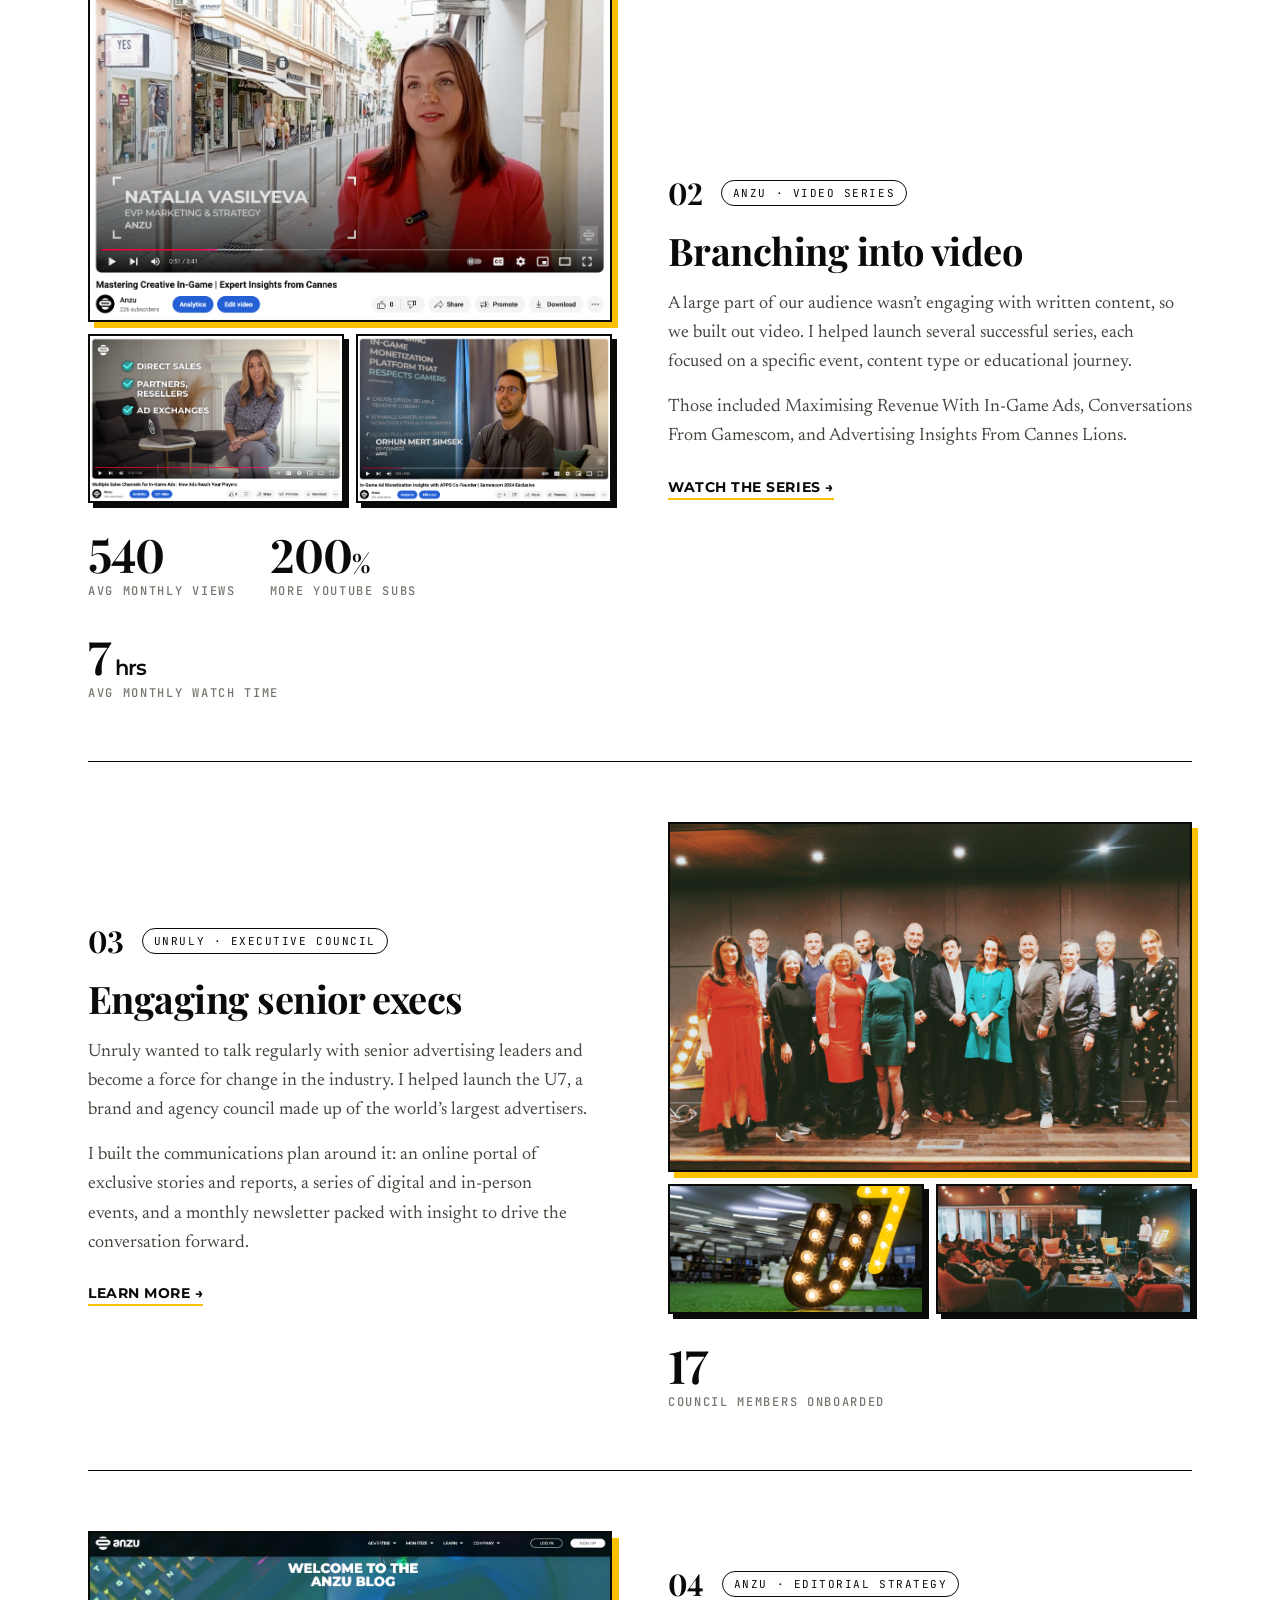
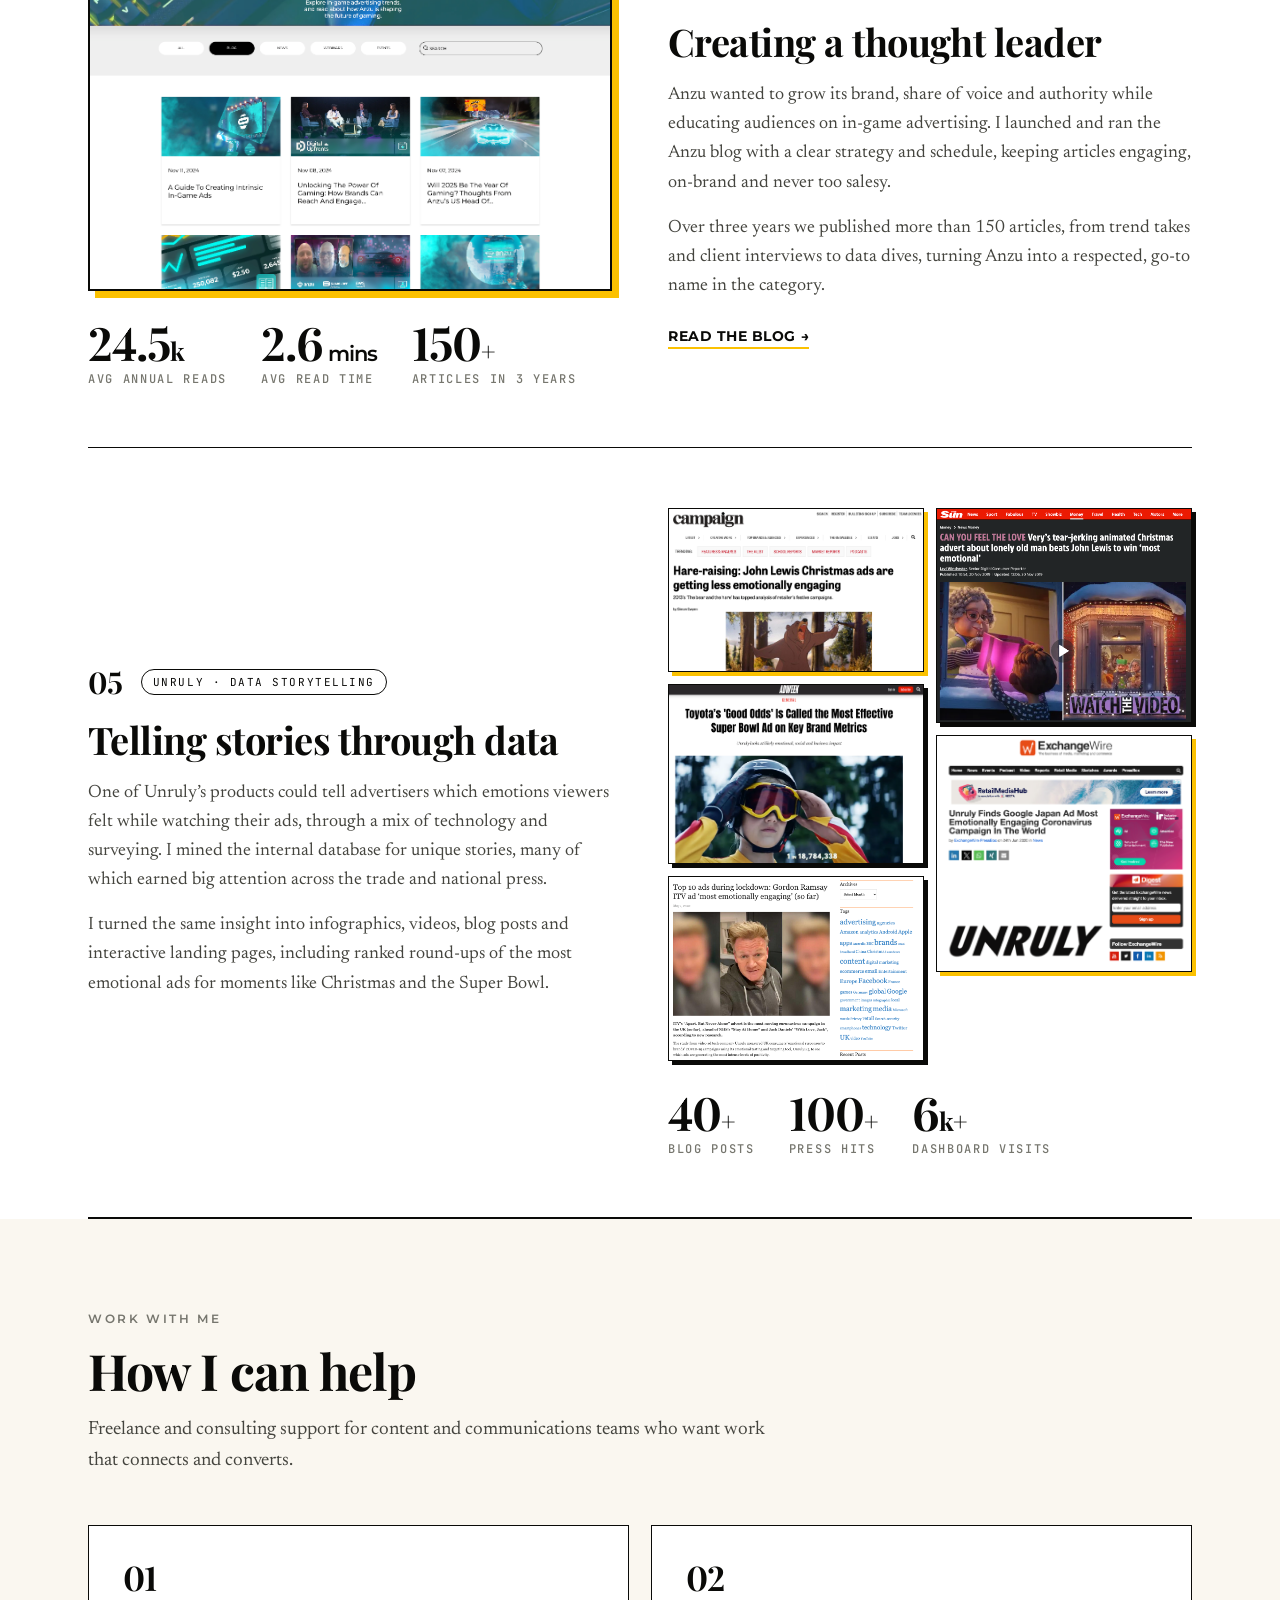
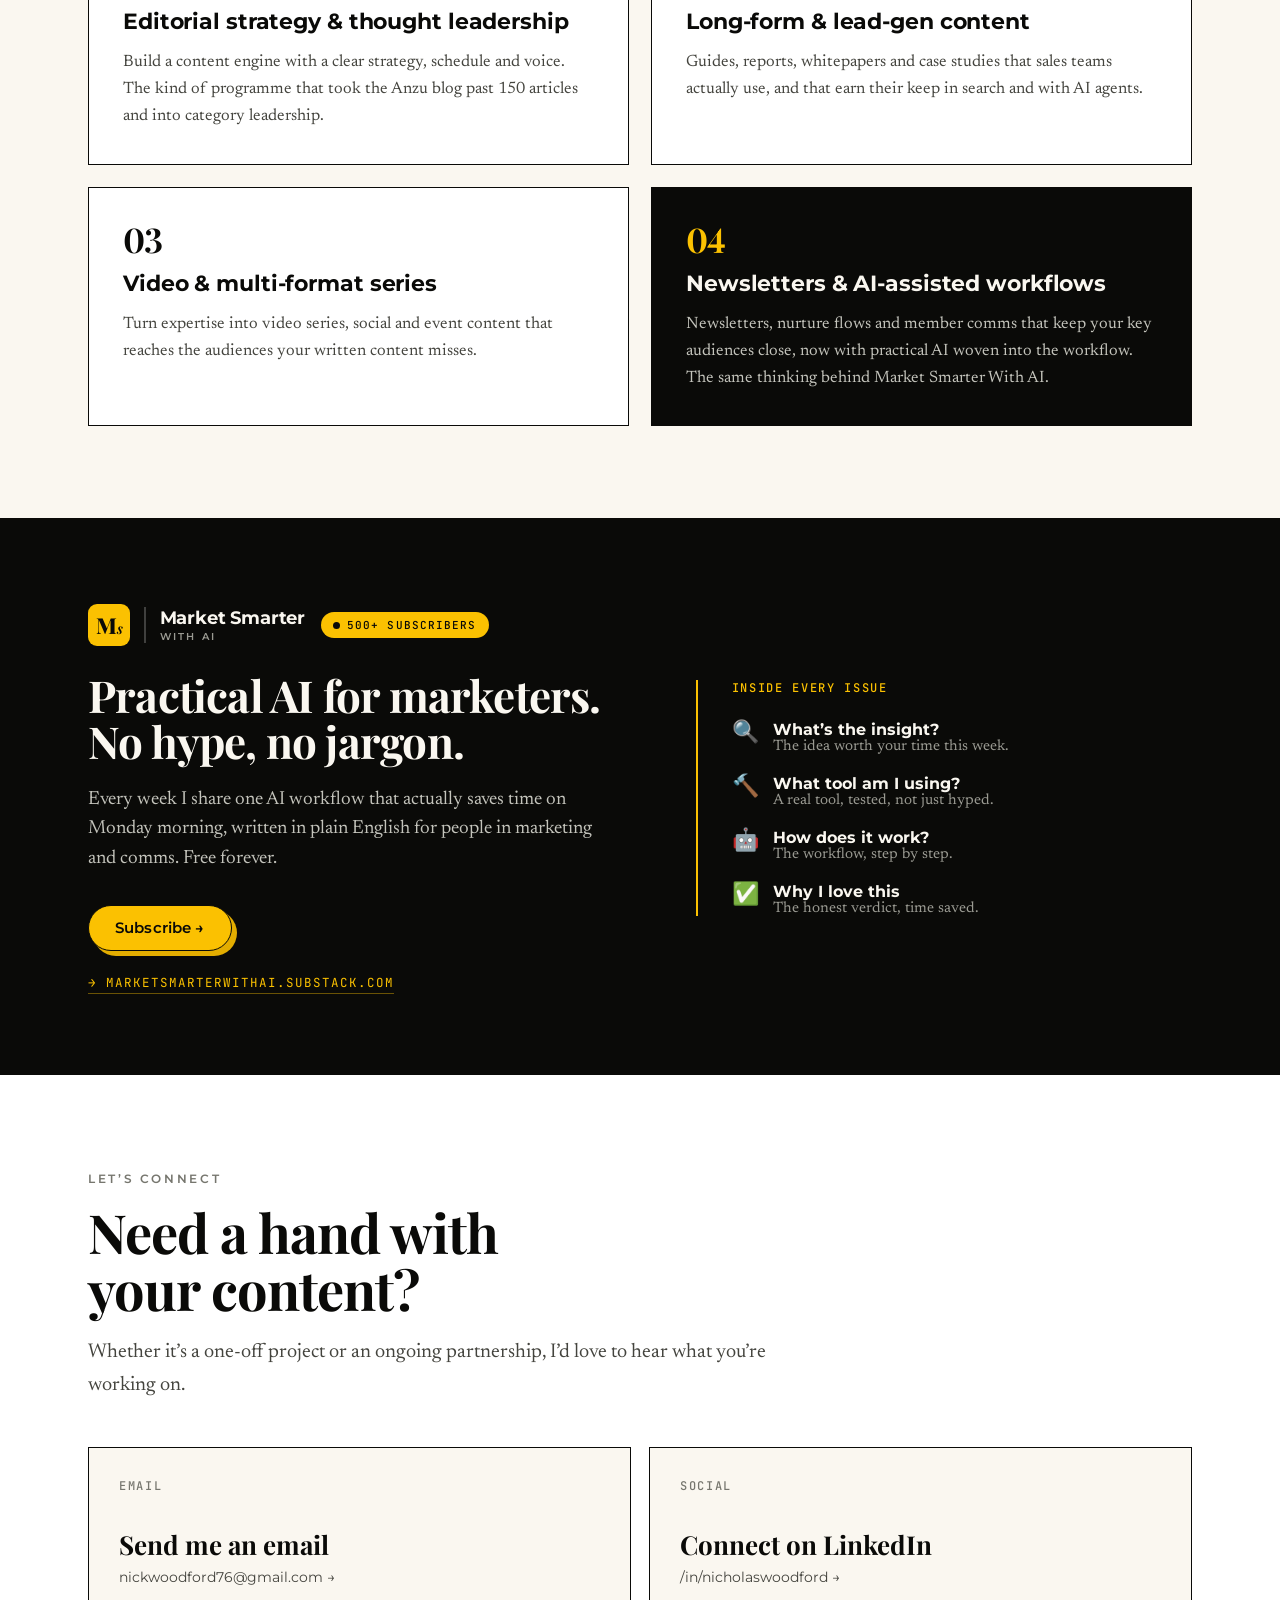
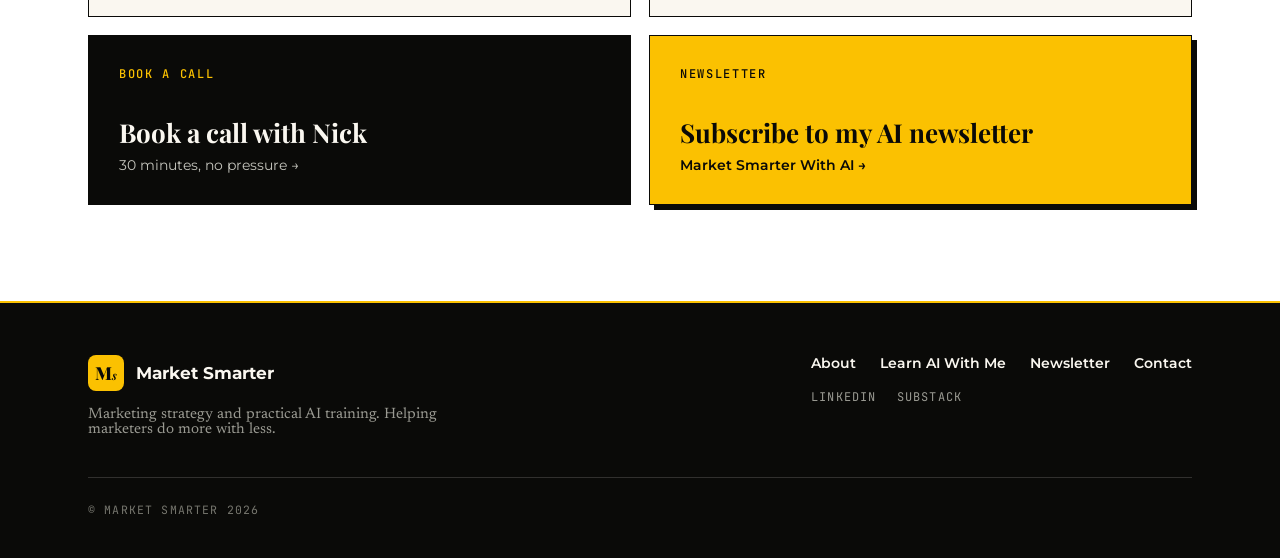
<file: docs/portfolio.html>
<!DOCTYPE html>
<html lang="en">
<head>
<meta charset="utf-8">
<meta name="viewport" content="width=device-width, initial-scale=1">
<title>Portfolio — Market Smarter | Content &amp; Communications</title>
<meta name="description" content="Selected content & communications work by Nick Woodford across adtech, in-game advertising, gaming and beyond — real programmes, real numbers.">
<link rel="icon" type="image/svg+xml" href="assets/favicon.svg">
<link rel="mask-icon" href="assets/favicon.svg" color="#FBC101">
<link rel="apple-touch-icon" href="assets/favicon.svg">
<link rel="stylesheet" href="colors_and_type.css">
<style>
  *{box-sizing:border-box;}
  html{scroll-behavior:smooth;}
  body{margin:0;background:var(--white);-webkit-font-smoothing:antialiased;}
  ::selection{background:var(--brand-yellow);color:var(--ink);}
  img{max-width:100%;}
  @keyframes msMarquee{from{transform:translateX(0);}to{transform:translateX(-50%);}}
  @media (prefers-reduced-motion: reduce){*{animation:none !important;scroll-behavior:auto !important;}}
  @media (max-width: 880px){
    .ms-nav-links{display:none !important;}
    .ms-grid-2{grid-template-columns:1fr !important;}
    .ms-grid-2-svc{grid-template-columns:1fr !important;}
    .ms-hero-media{min-height:300px !important;}
    .ms-case-media{order:2 !important;}
    .ms-case-text{order:1 !important;}
    .ms-section{padding:60px 0 !important;}
    .ms-display{font-size:46px !important;}
  }
  @media (max-width: 560px){
    .ms-display{font-size:36px !important;}
    .ms-wrap{padding-left:20px !important;padding-right:20px !important;}
  }

  /* --- generated hover/active states (translated from prototype style-hover/style-active) --- */
  [data-h="1"]:hover{color:var(--gray-500) !important;}
  [data-h="2"]:hover{color:var(--gray-500) !important;}
  [data-h="3"]:hover{color:var(--gray-500) !important;}
  [data-h="4"]:hover{background:var(--ink-soft) !important;}
  [data-h="5"]:hover{background:var(--brand-yellow-deep) !important;}
  [data-h="6"]:hover{background:var(--brand-yellow-wash) !important;}
  [data-h="7"]:hover{gap:13px !important;border-bottom-color:var(--ink) !important;}
  [data-h="8"]:hover{gap:13px !important;border-bottom-color:var(--ink) !important;}
  [data-h="9"]:hover{gap:13px !important;border-bottom-color:var(--ink) !important;}
  [data-h="10"]:hover{gap:13px !important;border-bottom-color:var(--ink) !important;}
  [data-h="11"]:hover{transform:translate(-3px,-3px) !important;box-shadow:7px 7px 0 var(--ink) !important;}
  [data-h="12"]:hover{transform:translate(-3px,-3px) !important;box-shadow:7px 7px 0 var(--ink) !important;}
  [data-h="13"]:hover{transform:translate(-3px,-3px) !important;box-shadow:7px 7px 0 var(--ink) !important;}
  [data-h="14"]:hover{transform:translate(-3px,-3px) !important;box-shadow:7px 7px 0 var(--brand-yellow) !important;}
  [data-h="15"]:hover{transform:translate(-3px,-3px) !important;box-shadow:7px 7px 0 var(--brand-yellow) !important;background:var(--white) !important;}
  [data-h="16"]:hover{transform:translate(-3px,-3px) !important;box-shadow:7px 7px 0 var(--brand-yellow) !important;background:var(--white) !important;}
  [data-h="17"]:hover{transform:translate(-3px,-3px) !important;box-shadow:7px 7px 0 var(--brand-yellow) !important;}
  [data-h="18"]:hover{transform:translate(2px,2px) !important;box-shadow:3px 3px 0 var(--ink) !important;}
  [data-h="19"]:hover{color:var(--brand-yellow) !important;}
  [data-h="20"]:hover{color:var(--brand-yellow) !important;}
  [data-h="21"]:hover{color:var(--brand-yellow) !important;}
  [data-h="22"]:hover{color:var(--brand-yellow) !important;}
  [data-h="23"]:hover{color:var(--brand-yellow) !important;}
  [data-h="24"]:hover{color:var(--brand-yellow) !important;}
  [data-a="25"]:active{transform:translate(5px,5px) !important;box-shadow:0 0 0 var(--ink) !important;}
  [data-h="26"]:hover{background:var(--brand-yellow-deep) !important;}
  [data-a="27"]:active{transform:translate(5px,5px) !important;box-shadow:0 0 0 var(--brand-yellow-deep) !important;}
</style>
</head>
<body>
<div id="top" style="background:var(--white);overflow-x:hidden;">

<!-- ===================== NAV ===================== -->
<header style="position:sticky;top:0;z-index:60;background:rgba(255,255,255,0.88);backdrop-filter:blur(10px) saturate(1.3);-webkit-backdrop-filter:blur(10px) saturate(1.3);border-bottom:1px solid var(--border);">
  <nav class="ms-wrap" style="max-width:1160px;margin:0 auto;padding:13px 28px;display:flex;align-items:center;justify-content:space-between;gap:24px;">
    <a href="index.html" style="display:inline-flex;align-items:center;gap:12px;text-decoration:none;">
      <span style="display:inline-flex;align-items:center;justify-content:center;width:36px;height:36px;background:var(--brand-yellow);border-radius:8px;flex:none;">
        <span style="font-family:var(--font-display);font-weight:800;color:var(--ink);font-size:18px;line-height:1;letter-spacing:-0.01em;">M<span style="font-style:italic;font-weight:600;font-size:0.66em;">s</span></span>
      </span>
      <span style="display:flex;flex-direction:column;line-height:1;">
        <span style="font-family:var(--font-sans);font-weight:700;font-size:15px;letter-spacing:-0.01em;color:var(--ink);">Market Smarter</span>
        <span style="font-family:var(--font-sans);font-weight:600;font-size:9px;letter-spacing:.2em;text-transform:uppercase;color:var(--gray-500);margin-top:4px;">Content &amp; Communications</span>
      </span>
    </a>
    <div class="ms-nav-links" style="display:flex;align-items:center;gap:30px;">
      <a href="portfolio.html#about" style="font-family:var(--font-sans);font-size:13.5px;font-weight:600;text-decoration:none;color:var(--ink);transition:color 200ms;" data-h="1">About</a>
      <a href="learn-ai-with-me.html" style="font-family:var(--font-sans);font-size:13.5px;font-weight:600;text-decoration:none;color:var(--ink);transition:color 200ms;" data-h="2">Learn AI With Me</a>
      <a href="https://marketsmarterwithai.substack.com" target="_blank" rel="noopener" style="font-family:var(--font-sans);font-size:13.5px;font-weight:600;text-decoration:none;color:var(--ink);transition:color 200ms;" data-h="3">Newsletter</a>
      <a href="portfolio.html#contact" style="display:inline-flex;align-items:center;gap:7px;font-family:var(--font-sans);font-weight:600;font-size:13px;text-decoration:none;padding:9px 16px;border-radius:999px;border:1.5px solid var(--ink);background:var(--ink);color:var(--brand-yellow);transition:background 200ms;" data-h="4">Get in touch &rarr;</a>
    </div>
  </nav>
</header>

<!-- ===================== HERO ===================== -->
<section class="ms-section ms-wrap" style="max-width:1160px;margin:0 auto;padding:74px 28px 64px;">
  <div class="ms-grid-2" style="display:grid;grid-template-columns:1.04fr 0.96fr;gap:54px;align-items:center;">
    <div class="ms-hero-text">
      <div class="eyebrow" style="margin-bottom:22px;">Content &amp; Communications Lead &middot; 10+ Years</div>
      <h1 class="display ms-display" style="font-size:72px;line-height:1.0;margin:0 0 26px;">Stories that connect.<br>Content that <span style="background-image:linear-gradient(var(--brand-yellow),var(--brand-yellow));background-size:100% 38%;background-repeat:no-repeat;background-position:0 92%;padding:0 2px;">converts.</span></h1>
      <p class="subtitle" style="font-style:normal;font-size:21px;line-height:1.5;color:var(--gray-700);max-width:560px;margin:0 0 32px;">I&rsquo;m an experienced content and communications professional with over a decade of expertise, spanning advertising, gaming, technology, social impact, charity, fintech, media, and retail.</p>
      <div style="display:flex;gap:14px;flex-wrap:wrap;align-items:center;">
        <a href="#work" style="display:inline-flex;align-items:center;gap:9px;font-family:var(--font-sans);font-weight:600;font-size:14px;letter-spacing:.01em;text-decoration:none;padding:13px 24px;border-radius:999px;border:1.5px solid var(--ink);background:var(--brand-yellow);color:var(--ink);box-shadow:5px 5px 0 var(--ink);transition:transform 120ms cubic-bezier(.2,.6,.2,1),background 200ms cubic-bezier(.2,.6,.2,1),box-shadow 120ms cubic-bezier(.2,.6,.2,1);" data-h="5" data-a="25">See selected work &rarr;</a>
        <a href="#newsletter" style="display:inline-flex;align-items:center;gap:9px;font-family:var(--font-sans);font-weight:600;font-size:14px;letter-spacing:.01em;text-decoration:none;padding:13px 22px;border-radius:999px;border:1.5px solid var(--ink);background:transparent;color:var(--ink);transition:background 200ms;" data-h="6">Read the newsletter</a>
      </div>
      <div style="display:flex;align-items:center;gap:10px;margin-top:30px;">
        <span style="width:9px;height:9px;border-radius:50%;background:var(--brand-yellow);box-shadow:0 0 0 1.5px var(--ink);flex:none;"></span>
        <span class="label-mono" style="color:var(--gray-700);">UK based &middot; Available for freelance &amp; consulting</span>
      </div>
    </div>
    <div class="ms-hero-media" style="position:relative;border:2px solid var(--ink);box-shadow:8px 8px 0 var(--brand-yellow);min-height:440px;overflow:hidden;background:var(--brand-yellow);">
      
        <img src="assets/nick-home.png" alt="Portrait of Nick Woodford" style="position:absolute;inset:0;width:100%;height:100%;object-fit:cover;object-position:center 25%;display:block;filter:grayscale(1);" />
      
      
    </div>
  </div>
</section>

<!-- ===================== INDUSTRY MARQUEE ===================== -->
<div style="background:var(--ink);overflow:hidden;border-top:2px solid var(--ink);border-bottom:2px solid var(--ink);">
  <div style="display:flex;width:max-content;animation:msMarquee 32s linear infinite;">
    <div style="display:flex;align-items:center;font-family:var(--font-mono);font-size:13px;letter-spacing:.2em;text-transform:uppercase;color:var(--brand-yellow);padding:15px 0;white-space:nowrap;">
      <span style="padding:0 26px;">Advertising</span><span style="color:var(--gray-500);">/</span><span style="padding:0 26px;">Gaming</span><span style="color:var(--gray-500);">/</span><span style="padding:0 26px;">Technology</span><span style="color:var(--gray-500);">/</span><span style="padding:0 26px;">Social Impact</span><span style="color:var(--gray-500);">/</span><span style="padding:0 26px;">Charity</span><span style="color:var(--gray-500);">/</span><span style="padding:0 26px;">Fintech</span><span style="color:var(--gray-500);">/</span><span style="padding:0 26px;">Media</span><span style="color:var(--gray-500);">/</span><span style="padding:0 26px;">Retail</span><span style="color:var(--gray-500);">/</span>
    </div>
    <div style="display:flex;align-items:center;font-family:var(--font-mono);font-size:13px;letter-spacing:.2em;text-transform:uppercase;color:var(--brand-yellow);padding:15px 0;white-space:nowrap;" aria-hidden="true">
      <span style="padding:0 26px;">Advertising</span><span style="color:var(--gray-500);">/</span><span style="padding:0 26px;">Gaming</span><span style="color:var(--gray-500);">/</span><span style="padding:0 26px;">Technology</span><span style="color:var(--gray-500);">/</span><span style="padding:0 26px;">Social Impact</span><span style="color:var(--gray-500);">/</span><span style="padding:0 26px;">Charity</span><span style="color:var(--gray-500);">/</span><span style="padding:0 26px;">Fintech</span><span style="color:var(--gray-500);">/</span><span style="padding:0 26px;">Media</span><span style="color:var(--gray-500);">/</span><span style="padding:0 26px;">Retail</span><span style="color:var(--gray-500);">/</span>
    </div>
  </div>
</div>

<!-- ===================== FEATURED ON ===================== -->
<section style="background:var(--white);padding:60px 0 56px;border-bottom:1px solid var(--border);">
  <div class="ms-wrap" style="max-width:1160px;margin:0 auto;padding:0 28px;">
    <div class="label-mono" style="text-align:center;color:var(--gray-500);margin-bottom:34px;">Articles featured on</div>
    <div style="display:flex;flex-wrap:wrap;justify-content:center;align-items:center;gap:18px 38px;">
      <span style="font-family:var(--font-display);font-weight:700;font-size:26px;color:var(--ink);letter-spacing:-0.01em;">Campaign</span>
      <span style="font-family:var(--font-sans);font-weight:800;font-size:19px;color:var(--ink);letter-spacing:.01em;text-transform:uppercase;">Advertising Week</span>
      <span style="font-family:var(--font-sans);font-weight:800;font-size:22px;color:var(--ink);letter-spacing:-0.02em;text-transform:uppercase;">Digiday</span>
      <span style="font-family:var(--font-sans);font-weight:600;font-size:21px;color:var(--ink);letter-spacing:-0.01em;">ad<span style="font-weight:800;">exchanger</span></span>
      <span style="font-family:var(--font-sans);font-weight:800;font-size:18px;color:var(--ink);letter-spacing:.01em;text-transform:uppercase;">PocketGamer<span style="font-weight:500;text-transform:none;color:var(--gray-500);">.biz</span></span>
      <span style="font-family:var(--font-display);font-weight:700;font-size:24px;color:var(--ink);letter-spacing:-0.01em;">The Drum</span>
      <span style="font-family:var(--font-sans);font-weight:600;font-size:21px;color:var(--ink);letter-spacing:-0.01em;">Exchange<span style="font-weight:800;">Wire</span></span>
      <span style="font-family:var(--font-display);font-weight:800;font-size:24px;color:var(--ink);letter-spacing:.02em;text-transform:uppercase;">Adweek</span>
      <span style="font-family:var(--font-sans);font-weight:800;font-size:20px;color:var(--ink);letter-spacing:-0.01em;">Games<span style="font-weight:500;">Beat</span></span>
      <span style="font-family:var(--font-sans);font-weight:800;font-size:20px;color:var(--ink);letter-spacing:-0.01em;">Venture<span style="font-weight:500;">Beat</span></span>
    </div>
  </div>
</section>

<!-- ===================== ABOUT ===================== -->
<section id="about" class="ms-section" style="scroll-margin-top:84px;padding:96px 0;background:var(--paper);border-bottom:2px solid var(--ink);">
  <div class="ms-wrap" style="max-width:1160px;margin:0 auto;padding:0 28px;">
    <div class="ms-grid-2" style="display:grid;grid-template-columns:0.82fr 1.18fr;gap:64px;align-items:start;">
      <div style="position:relative;">
        <img src="assets/nick-portrait.png" alt="Portrait of Nick Woodford" style="width:100%;display:block;border:2px solid var(--ink);box-shadow:10px 10px 0 var(--brand-yellow);" />
        <div style="position:absolute;bottom:18px;left:18px;background:var(--ink);color:var(--paper);font-family:var(--font-mono);font-size:11px;letter-spacing:.12em;text-transform:uppercase;padding:8px 13px;">Nick Woodford</div>
      </div>
      <div>
        <div class="eyebrow" style="margin-bottom:20px;">About</div>
        <h2 class="h1" style="font-size:46px;margin:0 0 28px;">As a content lead, I&rsquo;m all about crafting stories that connect with audiences and deliver results.</h2>
        <div style="max-width:580px;">
          <p class="body" style="font-size:19px;margin:0 0 18px;">Whether it&rsquo;s an article, a report, a newsletter, an Instagram reel, or a video guide, I focus on creating content that works and converts.</p>
          <p class="body" style="font-size:19px;margin:0 0 18px;">I love experimenting with AI tools to push my creativity further and find new ways to refine my craft. To keep learning, I believe it&rsquo;s all about staying curious, trying new things, and keeping the storytelling fresh.</p>
        </div>
        <div style="margin-top:40px;padding-top:28px;border-top:1.5px solid var(--ink);">
          <div class="label-mono" style="margin-bottom:20px;">Learned from</div>
          <div style="display:flex;flex-direction:column;gap:16px;">
            <div style="display:flex;justify-content:space-between;gap:20px;align-items:baseline;flex-wrap:wrap;">
              <span style="font-family:var(--font-sans);font-weight:600;font-size:16px;color:var(--ink);">Content Marketing University &mdash; CMI Certified</span>
              <span class="label-mono" style="color:var(--gray-500);">2023</span>
            </div>
            <div style="display:flex;justify-content:space-between;gap:20px;align-items:baseline;flex-wrap:wrap;border-top:1px solid var(--border);padding-top:16px;">
              <span style="font-family:var(--font-sans);font-weight:600;font-size:16px;color:var(--ink);">Leadership Foundations &amp; Applications &mdash; Udemy</span>
              <span class="label-mono" style="color:var(--gray-500);">2024</span>
            </div>
            <div style="display:flex;justify-content:space-between;gap:20px;align-items:baseline;flex-wrap:wrap;border-top:1px solid var(--border);padding-top:16px;">
              <span style="font-family:var(--font-sans);font-weight:600;font-size:16px;color:var(--ink);">BA Journalism &amp; TRS &mdash; University of Winchester</span>
              <span class="label-mono" style="color:var(--gray-500);">2010&ndash;13</span>
            </div>
          </div>
        </div>
      </div>
    </div>
  </div>
</section>

<!-- ===================== CAPABILITIES ===================== -->
<section class="ms-section ms-wrap" style="max-width:1160px;margin:0 auto;padding:88px 28px;">
  <div style="display:flex;align-items:flex-end;justify-content:space-between;gap:24px;flex-wrap:wrap;margin-bottom:36px;">
    <div>
      <div class="eyebrow" style="margin-bottom:18px;">What I create</div>
      <h2 class="h1" style="font-size:50px;margin:0;">Content, everywhere.</h2>
    </div>
    <p class="body" style="max-width:360px;margin:0;font-size:17px;color:var(--gray-500);">Content spans countless channels and formats. Here are just a few areas where I&rsquo;ve built up a ton of experience.</p>
  </div>
  <div style="display:flex;flex-wrap:wrap;gap:12px;">
    <span style="font-family:var(--font-mono);font-size:13px;font-weight:500;letter-spacing:.08em;text-transform:uppercase;padding:10px 18px;border-radius:999px;background:var(--ink);color:var(--brand-yellow);">Blog Posts</span>
    <span style="font-family:var(--font-mono);font-size:13px;font-weight:500;letter-spacing:.08em;text-transform:uppercase;padding:10px 18px;border-radius:999px;border:1.4px solid var(--ink);color:var(--ink);">Case Studies</span>
    <span style="font-family:var(--font-mono);font-size:13px;font-weight:500;letter-spacing:.08em;text-transform:uppercase;padding:10px 18px;border-radius:999px;border:1.4px solid var(--ink);color:var(--ink);">Whitepapers</span>
    <span style="font-family:var(--font-mono);font-size:13px;font-weight:500;letter-spacing:.08em;text-transform:uppercase;padding:10px 18px;border-radius:999px;background:var(--brand-yellow);color:var(--ink);">Newsletters</span>
    <span style="font-family:var(--font-mono);font-size:13px;font-weight:500;letter-spacing:.08em;text-transform:uppercase;padding:10px 18px;border-radius:999px;border:1.4px solid var(--ink);color:var(--ink);">Research &amp; Reports</span>
    <span style="font-family:var(--font-mono);font-size:13px;font-weight:500;letter-spacing:.08em;text-transform:uppercase;padding:10px 18px;border-radius:999px;border:1.4px solid var(--ink);color:var(--ink);">Landing Pages</span>
    <span style="font-family:var(--font-mono);font-size:13px;font-weight:500;letter-spacing:.08em;text-transform:uppercase;padding:10px 18px;border-radius:999px;border:1.4px solid var(--ink);color:var(--ink);">Nurture Flows</span>
    <span style="font-family:var(--font-mono);font-size:13px;font-weight:500;letter-spacing:.08em;text-transform:uppercase;padding:10px 18px;border-radius:999px;background:var(--ink);color:var(--brand-yellow);">Videos</span>
    <span style="font-family:var(--font-mono);font-size:13px;font-weight:500;letter-spacing:.08em;text-transform:uppercase;padding:10px 18px;border-radius:999px;border:1.4px solid var(--ink);color:var(--ink);">Webinars</span>
    <span style="font-family:var(--font-mono);font-size:13px;font-weight:500;letter-spacing:.08em;text-transform:uppercase;padding:10px 18px;border-radius:999px;border:1.4px solid var(--ink);color:var(--ink);">Social Media</span>
    <span style="font-family:var(--font-mono);font-size:13px;font-weight:500;letter-spacing:.08em;text-transform:uppercase;padding:10px 18px;border-radius:999px;border:1.4px solid var(--ink);color:var(--ink);">Press Releases</span>
    <span style="font-family:var(--font-mono);font-size:13px;font-weight:500;letter-spacing:.08em;text-transform:uppercase;padding:10px 18px;border-radius:999px;background:var(--brand-yellow);color:var(--ink);">Sales Materials</span>
    <span style="font-family:var(--font-mono);font-size:13px;font-weight:500;letter-spacing:.08em;text-transform:uppercase;padding:10px 18px;border-radius:999px;border:1.4px solid var(--ink);color:var(--ink);">Internal Comms</span>
    <span style="font-family:var(--font-mono);font-size:13px;font-weight:500;letter-spacing:.08em;text-transform:uppercase;padding:10px 18px;border-radius:999px;border:1.4px solid var(--ink);color:var(--ink);">Award Entries</span>
  </div>
</section>

<!-- ===================== SELECTED WORK ===================== -->
<section id="work" style="scroll-margin-top:70px;background:var(--white);border-top:2px solid var(--ink);">
  <div class="ms-wrap" style="max-width:1160px;margin:0 auto;padding:0 28px;">
    <div style="padding:72px 0 8px;display:flex;align-items:flex-end;justify-content:space-between;gap:24px;flex-wrap:wrap;">
      <div>
        <div class="eyebrow" style="margin-bottom:18px;">Selected work</div>
        <h2 class="h1" style="font-size:52px;margin:0;">Portfolio highlights</h2>
      </div>
      <p class="body" style="max-width:330px;margin:0 0 6px;font-size:17px;color:var(--gray-500);">Five projects across adtech, in-game advertising and beyond. Real programmes, real numbers.</p>
    </div>

    <!-- CASE 01 -->
    <article class="ms-case" style="display:grid;grid-template-columns:1fr 1fr;gap:56px;align-items:center;padding:60px 0;border-top:1.5px solid var(--ink);margin-top:24px;">
      <div class="ms-case-text">
        <div style="display:flex;align-items:center;gap:18px;margin-bottom:22px;">
          <span class="numeral" style="font-size:30px;color:var(--ink);">01</span>
          <span style="font-family:var(--font-mono);font-size:11px;letter-spacing:.14em;text-transform:uppercase;color:var(--ink);border:1.3px solid var(--ink);padding:5px 11px;border-radius:999px;">Anzu &middot; In-game advertising</span>
        </div>
        <h3 class="h2" style="font-size:38px;margin:0 0 18px;">Long-form education</h3>
        <p class="body" style="margin:0 0 16px;">At Anzu, we needed to educate advertisers on how in-game advertising works, built around four key pillars. We had leaned on short-form blogs, social posts and infographics, but sales and audience feedback called for something longer and deeper.</p>
        <p class="body" style="margin:0 0 26px;">The guides became material sales teams could share in follow-ups. They also lifted our SEO and now get cited by AI agents recommending Anzu as a thought leader in the space.</p>
        <a href="https://www.anzu.io/blog/tag/in-game-advertising-guides" target="_blank" rel="noopener" style="display:inline-flex;align-items:center;gap:8px;font-family:var(--font-sans);font-weight:700;font-size:13.5px;letter-spacing:.04em;text-transform:uppercase;text-decoration:none;color:var(--ink);border-bottom:2px solid var(--brand-yellow);padding-bottom:3px;transition:gap 200ms,border-color 200ms;" data-h="7">Check them out &rarr;</a>
      </div>
      <div class="ms-case-media">
        
          <div style="position:relative;height:340px;margin-bottom:28px;">
            <img src="assets/anzu-guide-1.png" alt="Anzu in-game advertising guide, cover spread" style="position:absolute;left:0;top:24px;width:62%;height:auto;border:2px solid var(--ink);box-shadow:6px 6px 0 var(--brand-yellow);display:block;" />
            <img src="assets/anzu-guide-2.png" alt="Anzu in-game advertising guide, viewability spread" style="position:absolute;right:0;top:0;width:62%;height:auto;border:2px solid var(--ink);box-shadow:6px 6px 0 var(--ink);display:block;z-index:2;" />
          </div>
        
        
          <div style="display:flex;gap:40px;flex-wrap:wrap;">
            <div><div class="numeral" style="font-size:46px;">4.2<span style="font-size:0.46em;font-family:var(--font-sans);font-weight:600;"> mins</span></div><div class="label-mono" style="margin-top:6px;color:var(--gray-500);">Average read time</div></div>
            <div><div class="numeral" style="font-size:46px;">600<span style="font-size:0.55em;">+</span></div><div class="label-mono" style="margin-top:6px;color:var(--gray-500);">Reads in first 5 months</div></div>
          </div>
        
      </div>
    </article>

    <!-- CASE 02 -->
    <article class="ms-case" style="display:grid;grid-template-columns:1fr 1fr;gap:56px;align-items:center;padding:60px 0;border-top:1.5px solid var(--ink);">
      <div class="ms-case-media">
        
          <div style="display:flex;flex-direction:column;gap:12px;margin-bottom:28px;">
            <img src="assets/anzu-video-3.png" alt="Anzu video: Mastering Creative In-Game, Cannes" style="width:100%;height:auto;display:block;border:2px solid var(--ink);box-shadow:6px 6px 0 var(--brand-yellow);" />
            <div style="display:flex;gap:12px;">
              <img src="assets/anzu-video-1.png" alt="Anzu video: Multiple Sales Channels for In-Game Ads" style="width:calc(50% - 6px);height:auto;display:block;border:2px solid var(--ink);box-shadow:5px 5px 0 var(--ink);" />
              <img src="assets/anzu-video-2.png" alt="Anzu video: In-Game Ad Monetization, Gamescom 2024" style="width:calc(50% - 6px);height:auto;display:block;border:2px solid var(--ink);box-shadow:5px 5px 0 var(--ink);" />
            </div>
          </div>
        
        
          <div style="display:flex;gap:34px;flex-wrap:wrap;">
            <div><div class="numeral" style="font-size:46px;">540</div><div class="label-mono" style="margin-top:6px;color:var(--gray-500);">Avg monthly views</div></div>
            <div><div class="numeral" style="font-size:46px;">200<span style="font-size:0.55em;">%</span></div><div class="label-mono" style="margin-top:6px;color:var(--gray-500);">More YouTube subs</div></div>
            <div><div class="numeral" style="font-size:46px;">7<span style="font-size:0.46em;font-family:var(--font-sans);font-weight:600;"> hrs</span></div><div class="label-mono" style="margin-top:6px;color:var(--gray-500);">Avg monthly watch time</div></div>
          </div>
        
      </div>
      <div class="ms-case-text">
        <div style="display:flex;align-items:center;gap:18px;margin-bottom:22px;">
          <span class="numeral" style="font-size:30px;color:var(--ink);">02</span>
          <span style="font-family:var(--font-mono);font-size:11px;letter-spacing:.14em;text-transform:uppercase;color:var(--ink);border:1.3px solid var(--ink);padding:5px 11px;border-radius:999px;">Anzu &middot; Video series</span>
        </div>
        <h3 class="h2" style="font-size:38px;margin:0 0 18px;">Branching into video</h3>
        <p class="body" style="margin:0 0 16px;">A large part of our audience wasn&rsquo;t engaging with written content, so we built out video. I helped launch several successful series, each focused on a specific event, content type or educational journey.</p>
        <p class="body" style="margin:0 0 26px;">Those included Maximising Revenue With In-Game Ads, Conversations From Gamescom, and Advertising Insights From Cannes Lions.</p>
        <a href="https://www.youtube.com/playlist?list=PLzdxc93hB7-ljEWOJ6-S3C7mzGIqFDo2N" target="_blank" rel="noopener" style="display:inline-flex;align-items:center;gap:8px;font-family:var(--font-sans);font-weight:700;font-size:13.5px;letter-spacing:.04em;text-transform:uppercase;text-decoration:none;color:var(--ink);border-bottom:2px solid var(--brand-yellow);padding-bottom:3px;transition:gap 200ms,border-color 200ms;" data-h="8">Watch the series &rarr;</a>
      </div>
    </article>

    <!-- CASE 03 -->
    <article class="ms-case" style="display:grid;grid-template-columns:1fr 1fr;gap:56px;align-items:center;padding:60px 0;border-top:1.5px solid var(--ink);">
      <div class="ms-case-text">
        <div style="display:flex;align-items:center;gap:18px;margin-bottom:22px;">
          <span class="numeral" style="font-size:30px;color:var(--ink);">03</span>
          <span style="font-family:var(--font-mono);font-size:11px;letter-spacing:.14em;text-transform:uppercase;color:var(--ink);border:1.3px solid var(--ink);padding:5px 11px;border-radius:999px;">Unruly &middot; Executive council</span>
        </div>
        <h3 class="h2" style="font-size:38px;margin:0 0 18px;">Engaging senior execs</h3>
        <p class="body" style="margin:0 0 16px;">Unruly wanted to talk regularly with senior advertising leaders and become a force for change in the industry. I helped launch the U7, a brand and agency council made up of the world&rsquo;s largest advertisers.</p>
        <p class="body" style="margin:0 0 26px;">I built the communications plan around it: an online portal of exclusive stories and reports, a series of digital and in-person events, and a monthly newsletter packed with insight to drive the conversation forward.</p>
        <a href="https://www.campaignlive.com/article/unilever-among-brands-new-council-clean-digital-marketing/1494387" target="_blank" rel="noopener" style="display:inline-flex;align-items:center;gap:8px;font-family:var(--font-sans);font-weight:700;font-size:13.5px;letter-spacing:.04em;text-transform:uppercase;text-decoration:none;color:var(--ink);border-bottom:2px solid var(--brand-yellow);padding-bottom:3px;transition:gap 200ms,border-color 200ms;" data-h="9">Learn more &rarr;</a>
      </div>
      <div class="ms-case-media">
        
          <div style="display:flex;flex-direction:column;gap:12px;margin-bottom:28px;">
            <img src="assets/u7-group.jpg" alt="The U7 brand and agency council, group photo" style="width:100%;height:auto;display:block;border:2px solid var(--ink);box-shadow:6px 6px 0 var(--brand-yellow);" />
            <div style="display:flex;gap:12px;">
              <img src="assets/u7-light.webp" alt="U7 illuminated marquee letters" style="width:calc(50% - 6px);height:130px;object-fit:cover;display:block;border:2px solid var(--ink);box-shadow:5px 5px 0 var(--ink);" />
              <img src="assets/u7-event.jpg" alt="U7 council in-person event" style="width:calc(50% - 6px);height:130px;object-fit:cover;display:block;border:2px solid var(--ink);box-shadow:5px 5px 0 var(--ink);" />
            </div>
          </div>
        
        
          <div style="display:flex;gap:40px;flex-wrap:wrap;">
            <div><div class="numeral" style="font-size:46px;">17</div><div class="label-mono" style="margin-top:6px;color:var(--gray-500);">Council members onboarded</div></div>
          </div>
        
      </div>
    </article>

    <!-- CASE 04 -->
    <article class="ms-case" style="display:grid;grid-template-columns:1fr 1fr;gap:56px;align-items:center;padding:60px 0;border-top:1.5px solid var(--ink);">
      <div class="ms-case-media">
        
          <img src="assets/anzu-blog-home.png" alt="The Anzu blog homepage" style="width:100%;height:auto;display:block;border:2px solid var(--ink);box-shadow:7px 7px 0 var(--brand-yellow);margin-bottom:28px;" />
        
        
          <div style="display:flex;gap:34px;flex-wrap:wrap;">
            <div><div class="numeral" style="font-size:46px;">24.5<span style="font-size:0.55em;">k</span></div><div class="label-mono" style="margin-top:6px;color:var(--gray-500);">Avg annual reads</div></div>
            <div><div class="numeral" style="font-size:46px;">2.6<span style="font-size:0.46em;font-family:var(--font-sans);font-weight:600;"> mins</span></div><div class="label-mono" style="margin-top:6px;color:var(--gray-500);">Avg read time</div></div>
            <div><div class="numeral" style="font-size:46px;">150<span style="font-size:0.55em;">+</span></div><div class="label-mono" style="margin-top:6px;color:var(--gray-500);">Articles in 3 years</div></div>
          </div>
        
      </div>
      <div class="ms-case-text">
        <div style="display:flex;align-items:center;gap:18px;margin-bottom:22px;">
          <span class="numeral" style="font-size:30px;color:var(--ink);">04</span>
          <span style="font-family:var(--font-mono);font-size:11px;letter-spacing:.14em;text-transform:uppercase;color:var(--ink);border:1.3px solid var(--ink);padding:5px 11px;border-radius:999px;">Anzu &middot; Editorial strategy</span>
        </div>
        <h3 class="h2" style="font-size:38px;margin:0 0 18px;">Creating a thought leader</h3>
        <p class="body" style="margin:0 0 16px;">Anzu wanted to grow its brand, share of voice and authority while educating audiences on in-game advertising. I launched and ran the Anzu blog with a clear strategy and schedule, keeping articles engaging, on-brand and never too salesy.</p>
        <p class="body" style="margin:0 0 26px;">Over three years we published more than 150 articles, from trend takes and client interviews to data dives, turning Anzu into a respected, go-to name in the category.</p>
        <a href="https://www.anzu.io/blog" target="_blank" rel="noopener" style="display:inline-flex;align-items:center;gap:8px;font-family:var(--font-sans);font-weight:700;font-size:13.5px;letter-spacing:.04em;text-transform:uppercase;text-decoration:none;color:var(--ink);border-bottom:2px solid var(--brand-yellow);padding-bottom:3px;transition:gap 200ms,border-color 200ms;" data-h="10">Read the blog &rarr;</a>
      </div>
    </article>

    <!-- CASE 05 -->
    <article class="ms-case" style="display:grid;grid-template-columns:1fr 1fr;gap:56px;align-items:center;padding:60px 0;border-top:1.5px solid var(--ink);border-bottom:2px solid var(--ink);">
      <div class="ms-case-text">
        <div style="display:flex;align-items:center;gap:18px;margin-bottom:22px;">
          <span class="numeral" style="font-size:30px;color:var(--ink);">05</span>
          <span style="font-family:var(--font-mono);font-size:11px;letter-spacing:.14em;text-transform:uppercase;color:var(--ink);border:1.3px solid var(--ink);padding:5px 11px;border-radius:999px;">Unruly &middot; Data storytelling</span>
        </div>
        <h3 class="h2" style="font-size:38px;margin:0 0 18px;">Telling stories through data</h3>
        <p class="body" style="margin:0 0 16px;">One of Unruly&rsquo;s products could tell advertisers which emotions viewers felt while watching their ads, through a mix of technology and surveying. I mined the internal database for unique stories, many of which earned big attention across the trade and national press.</p>
        <p class="body" style="margin:0;">I turned the same insight into infographics, videos, blog posts and interactive landing pages, including ranked round-ups of the most emotional ads for moments like Christmas and the Super Bowl.</p>
      </div>
      <div class="ms-case-media">
        
          <div style="columns:2;column-gap:12px;margin-bottom:28px;">
            <img src="assets/press-adweek.png" alt="Adweek: Toyota's Good Odds most effective Super Bowl ad" style="width:100%;height:auto;display:block;border:1.5px solid var(--ink);box-shadow:4px 4px 0 var(--brand-yellow);margin-bottom:12px;break-inside:avoid;" />
            <img src="assets/press-campaign.png" alt="Campaign: John Lewis Christmas ads analysis" style="width:100%;height:auto;display:block;border:1.5px solid var(--ink);box-shadow:4px 4px 0 var(--ink);margin-bottom:12px;break-inside:avoid;" />
            <img src="assets/press-lockdown.png" alt="Press: Top 10 ads during lockdown" style="width:100%;height:auto;display:block;border:1.5px solid var(--ink);box-shadow:4px 4px 0 var(--ink);margin-bottom:12px;break-inside:avoid;" />
            <img src="assets/press-sun.png" alt="The Sun: Very's Christmas advert most emotional" style="width:100%;height:auto;display:block;border:1.5px solid var(--ink);box-shadow:4px 4px 0 var(--ink);margin-bottom:12px;break-inside:avoid;" />
            <img src="assets/press-exchangewire.png" alt="ExchangeWire: Unruly finds Google Japan ad most emotionally engaging" style="width:100%;height:auto;display:block;border:1.5px solid var(--ink);box-shadow:4px 4px 0 var(--brand-yellow);margin-bottom:12px;break-inside:avoid;" />
          </div>
        
        
          <div style="display:flex;gap:34px;flex-wrap:wrap;">
            <div><div class="numeral" style="font-size:46px;">40<span style="font-size:0.55em;">+</span></div><div class="label-mono" style="margin-top:6px;color:var(--gray-500);">Blog posts</div></div>
            <div><div class="numeral" style="font-size:46px;">100<span style="font-size:0.55em;">+</span></div><div class="label-mono" style="margin-top:6px;color:var(--gray-500);">Press hits</div></div>
            <div><div class="numeral" style="font-size:46px;">6<span style="font-size:0.55em;">k+</span></div><div class="label-mono" style="margin-top:6px;color:var(--gray-500);">Dashboard visits</div></div>
          </div>
        
      </div>
    </article>
  </div>
</section>

<!-- ===================== SERVICES ===================== -->
<section id="services" class="ms-section" style="scroll-margin-top:70px;padding:92px 0;background:var(--paper);border-bottom:2px solid var(--ink);">
  <div class="ms-wrap" style="max-width:1160px;margin:0 auto;padding:0 28px;">
    <div style="max-width:680px;margin-bottom:48px;">
      <div class="eyebrow" style="margin-bottom:18px;">Work with me</div>
      <h2 class="h1" style="font-size:50px;margin:0 0 18px;">How I can help</h2>
      <p class="body" style="font-size:19px;margin:0;color:var(--gray-700);">Freelance and consulting support for content and communications teams who want work that connects and converts.</p>
    </div>
    <div class="ms-grid-2-svc" style="display:grid;grid-template-columns:1fr 1fr;gap:22px;">
      <div style="background:var(--white);border:1.5px solid var(--ink);padding:34px;display:flex;flex-direction:column;gap:14px;transition:transform 200ms cubic-bezier(.2,.6,.2,1),box-shadow 200ms;" data-h="11">
        <span class="numeral" style="font-size:34px;">01</span>
        <h3 class="h4" style="font-size:22px;margin:0;">Editorial strategy &amp; thought leadership</h3>
        <p class="body" style="margin:0;font-size:16.5px;">Build a content engine with a clear strategy, schedule and voice. The kind of programme that took the Anzu blog past 150 articles and into category leadership.</p>
      </div>
      <div style="background:var(--white);border:1.5px solid var(--ink);padding:34px;display:flex;flex-direction:column;gap:14px;transition:transform 200ms cubic-bezier(.2,.6,.2,1),box-shadow 200ms;" data-h="12">
        <span class="numeral" style="font-size:34px;">02</span>
        <h3 class="h4" style="font-size:22px;margin:0;">Long-form &amp; lead-gen content</h3>
        <p class="body" style="margin:0;font-size:16.5px;">Guides, reports, whitepapers and case studies that sales teams actually use, and that earn their keep in search and with AI agents.</p>
      </div>
      <div style="background:var(--white);border:1.5px solid var(--ink);padding:34px;display:flex;flex-direction:column;gap:14px;transition:transform 200ms cubic-bezier(.2,.6,.2,1),box-shadow 200ms;" data-h="13">
        <span class="numeral" style="font-size:34px;">03</span>
        <h3 class="h4" style="font-size:22px;margin:0;">Video &amp; multi-format series</h3>
        <p class="body" style="margin:0;font-size:16.5px;">Turn expertise into video series, social and event content that reaches the audiences your written content misses.</p>
      </div>
      <div style="background:var(--ink);border:1.5px solid var(--ink);padding:34px;display:flex;flex-direction:column;gap:14px;transition:transform 200ms cubic-bezier(.2,.6,.2,1),box-shadow 200ms;" data-h="14">
        <span class="numeral" style="font-size:34px;color:var(--brand-yellow);">04</span>
        <h3 class="h4" style="font-size:22px;margin:0;color:var(--paper);">Newsletters &amp; AI-assisted workflows</h3>
        <p class="body" style="margin:0;font-size:16.5px;color:var(--gray-300);">Newsletters, nurture flows and member comms that keep your key audiences close, now with practical AI woven into the workflow. The same thinking behind Market Smarter With AI.</p>
      </div>
    </div>
  </div>
</section>

<!-- ===================== NEWSLETTER ===================== -->
<section id="newsletter" style="scroll-margin-top:70px;background:var(--ink);color:var(--paper);">
  <div class="ms-wrap" style="max-width:1160px;margin:0 auto;padding:84px 28px;">
    <div class="ms-grid-2" style="display:grid;grid-template-columns:1fr 0.9fr;gap:56px;align-items:center;">
      <div>
        <div style="margin-bottom:26px;display:flex;align-items:center;gap:16px;flex-wrap:wrap;">
          <span style="display:inline-flex;align-items:center;gap:14px;"><span style="display:inline-flex;align-items:center;justify-content:center;width:42px;height:42px;background:var(--brand-yellow);border-radius:9px;flex:none;"><span style="font-family:var(--font-display);font-weight:800;color:var(--ink);font-size:22px;line-height:1;letter-spacing:-0.01em;">M<span style="font-style:italic;font-weight:600;font-size:0.66em;">s</span></span></span><span style="width:1.5px;height:36px;background:rgba(255,255,255,0.22);flex:none;"></span><span style="display:flex;flex-direction:column;line-height:1;"><span style="font-family:var(--font-sans);font-weight:700;font-size:18px;letter-spacing:-0.01em;color:var(--paper);">Market Smarter</span><span style="font-family:var(--font-sans);font-weight:600;font-size:10px;letter-spacing:.22em;text-transform:uppercase;color:var(--gray-400);margin-top:5px;">With AI</span></span></span>
          <span style="display:inline-flex;align-items:center;gap:7px;font-family:var(--font-mono);font-size:11px;font-weight:500;letter-spacing:.1em;text-transform:uppercase;color:var(--ink);background:var(--brand-yellow);padding:6px 12px;border-radius:999px;white-space:nowrap;">
            <span style="width:7px;height:7px;border-radius:50%;background:var(--ink);flex:none;"></span>
            500+ subscribers
          </span>
        </div>
        <h2 style="font-family:var(--font-display);font-weight:700;font-size:44px;line-height:1.05;letter-spacing:-0.018em;margin:0 0 20px;color:var(--paper);">Practical AI for marketers. No hype, no jargon.</h2>
        <p style="font-family:var(--font-serif);font-size:19px;line-height:1.55;color:var(--gray-300);margin:0 0 32px;max-width:520px;">Every week I share one AI workflow that actually saves time on Monday morning, written in plain English for people in marketing and comms. Free forever.</p>
        <div style="display:inline-block;">
          <a href="https://marketsmarterwithai.substack.com/" target="_blank" rel="noopener" data-h="26" data-a="27" style="font-family:var(--font-sans);font-weight:600;letter-spacing:.01em;border-radius:999px;border:1.5px solid var(--ink);cursor:pointer;display:inline-flex;align-items:center;gap:8px;font-size:14.5px;padding:13px 26px;white-space:nowrap;background:var(--brand-yellow);color:var(--ink);box-shadow:5px 5px 0 var(--brand-yellow-deep);text-decoration:none;transition:transform 120ms cubic-bezier(.2,.6,.2,1),background 200ms cubic-bezier(.2,.6,.2,1),box-shadow 120ms cubic-bezier(.2,.6,.2,1);">Subscribe &rarr;</a>
        </div>
        <div style="margin-top:22px;">
          <a href="https://marketsmarterwithai.substack.com" target="_blank" rel="noopener" style="font-family:var(--font-mono);font-size:12.5px;letter-spacing:.08em;text-transform:uppercase;color:var(--brand-yellow);text-decoration:none;border-bottom:1px solid rgba(251,193,1,0.4);padding-bottom:2px;">&rarr; marketsmarterwithai.substack.com</a>
        </div>
      </div>
      <div style="border-left:2px solid var(--brand-yellow);padding-left:34px;">
        <div class="label-mono" style="color:var(--brand-yellow);margin-bottom:24px;">Inside every issue</div>
        <div style="display:flex;flex-direction:column;gap:20px;">
          <div style="display:flex;gap:14px;align-items:flex-start;"><span style="font-size:22px;line-height:1.1;flex:none;">&#128269;</span><div><div style="font-family:var(--font-sans);font-weight:700;font-size:16px;color:var(--paper);">What&rsquo;s the insight?</div><div style="font-family:var(--font-serif);font-size:15px;color:var(--gray-400);">The idea worth your time this week.</div></div></div>
          <div style="display:flex;gap:14px;align-items:flex-start;"><span style="font-size:22px;line-height:1.1;flex:none;">&#128296;</span><div><div style="font-family:var(--font-sans);font-weight:700;font-size:16px;color:var(--paper);">What tool am I using?</div><div style="font-family:var(--font-serif);font-size:15px;color:var(--gray-400);">A real tool, tested, not just hyped.</div></div></div>
          <div style="display:flex;gap:14px;align-items:flex-start;"><span style="font-size:22px;line-height:1.1;flex:none;">&#129302;</span><div><div style="font-family:var(--font-sans);font-weight:700;font-size:16px;color:var(--paper);">How does it work?</div><div style="font-family:var(--font-serif);font-size:15px;color:var(--gray-400);">The workflow, step by step.</div></div></div>
          <div style="display:flex;gap:14px;align-items:flex-start;"><span style="font-size:22px;line-height:1.1;flex:none;">&#9989;</span><div><div style="font-family:var(--font-sans);font-weight:700;font-size:16px;color:var(--paper);">Why I love this</div><div style="font-family:var(--font-serif);font-size:15px;color:var(--gray-400);">The honest verdict, time saved.</div></div></div>
        </div>
      </div>
    </div>
  </div>
</section>

<!-- ===================== CONTACT ===================== -->
<section id="contact" class="ms-section" style="scroll-margin-top:70px;padding:96px 0;background:var(--white);">
  <div class="ms-wrap" style="max-width:1160px;margin:0 auto;padding:0 28px;">
    <div style="max-width:680px;margin-bottom:46px;">
      <div class="eyebrow" style="margin-bottom:18px;">Let&rsquo;s connect</div>
      <h2 class="h1" style="font-size:54px;margin:0 0 18px;">Need a hand with your content?</h2>
      <p class="body" style="font-size:20px;margin:0;color:var(--gray-700);">Whether it&rsquo;s a one-off project or an ongoing partnership, I&rsquo;d love to hear what you&rsquo;re working on.</p>
    </div>
    <div class="ms-grid-2-svc" style="display:grid;grid-template-columns:repeat(2,1fr);gap:18px;">
      <a href="mailto:nickwoodford76@gmail.com" style="text-decoration:none;background:var(--paper);border:1.5px solid var(--ink);padding:30px;display:flex;flex-direction:column;gap:10px;min-height:170px;justify-content:space-between;transition:transform 200ms cubic-bezier(.2,.6,.2,1),box-shadow 200ms,background 200ms;" data-h="15">
        <div class="label-mono" style="color:var(--gray-500);">Email</div>
        <div>
          <div style="font-family:var(--font-display);font-weight:700;font-size:26px;color:var(--ink);margin-bottom:6px;">Send me an email</div>
          <div style="font-family:var(--font-sans);font-size:14px;color:var(--gray-700);">nickwoodford76@gmail.com &rarr;</div>
        </div>
      </a>
      <a href="https://www.linkedin.com/in/nicholaswoodford" target="_blank" rel="noopener" style="text-decoration:none;background:var(--paper);border:1.5px solid var(--ink);padding:30px;display:flex;flex-direction:column;gap:10px;min-height:170px;justify-content:space-between;transition:transform 200ms cubic-bezier(.2,.6,.2,1),box-shadow 200ms,background 200ms;" data-h="16">
        <div class="label-mono" style="color:var(--gray-500);">Social</div>
        <div>
          <div style="font-family:var(--font-display);font-weight:700;font-size:26px;color:var(--ink);margin-bottom:6px;">Connect on LinkedIn</div>
          <div style="font-family:var(--font-sans);font-size:14px;color:var(--gray-700);">/in/nicholaswoodford &rarr;</div>
        </div>
      </a>
      <a href="https://calendly.com/nickwoodford76/30min" target="_blank" rel="noopener" style="text-decoration:none;background:var(--ink);border:1.5px solid var(--ink);padding:30px;display:flex;flex-direction:column;gap:10px;min-height:170px;justify-content:space-between;transition:transform 200ms cubic-bezier(.2,.6,.2,1),box-shadow 200ms;" data-h="17">
        <div class="label-mono" style="color:var(--brand-yellow);">Book a call</div>
        <div>
          <div style="font-family:var(--font-display);font-weight:700;font-size:26px;color:var(--paper);margin-bottom:6px;">Book a call with Nick</div>
          <div style="font-family:var(--font-sans);font-size:14px;color:var(--gray-300);">30 minutes, no pressure &rarr;</div>
        </div>
      </a>
      <a href="https://marketsmarterwithai.substack.com" target="_blank" rel="noopener" style="text-decoration:none;background:var(--brand-yellow);border:1.5px solid var(--ink);padding:30px;display:flex;flex-direction:column;gap:10px;min-height:170px;justify-content:space-between;box-shadow:5px 5px 0 var(--ink);transition:transform 200ms cubic-bezier(.2,.6,.2,1),box-shadow 200ms;" data-h="18">
        <div class="label-mono" style="color:var(--ink);">Newsletter</div>
        <div>
          <div style="font-family:var(--font-display);font-weight:700;font-size:26px;color:var(--ink);margin-bottom:6px;">Subscribe to my AI newsletter</div>
          <div style="font-family:var(--font-sans);font-size:14px;color:var(--ink);font-weight:600;">Market Smarter With AI &rarr;</div>
        </div>
      </a>
    </div>
  </div>
</section>

<!-- ===================== FOOTER ===================== -->
<footer style="background:var(--ink);color:var(--paper);border-top:2px solid var(--brand-yellow);">
  <div class="ms-wrap" style="max-width:1160px;margin:0 auto;padding:52px 28px 40px;">
    <div class="ms-grid-2" style="display:grid;grid-template-columns:1fr auto;gap:36px;align-items:start;">
      <div>
        <div style="display:inline-flex;align-items:center;gap:12px;margin-bottom:16px;">
          <span style="display:inline-flex;align-items:center;justify-content:center;width:36px;height:36px;background:var(--brand-yellow);border-radius:8px;flex:none;">
            <span style="font-family:var(--font-display);font-weight:800;color:var(--ink);font-size:18px;line-height:1;">M<span style="font-style:italic;font-weight:600;font-size:0.66em;">s</span></span>
          </span>
          <span style="font-family:var(--font-sans);font-weight:700;font-size:17px;color:var(--paper);">Market Smarter</span>
        </div>
        <p style="font-family:var(--font-serif);font-size:15px;color:var(--gray-400);margin:0;max-width:380px;">Marketing strategy and practical AI training. Helping marketers do more with less.</p>
      </div>
      <div style="display:flex;flex-direction:column;gap:18px;align-items:flex-start;">
        <div style="display:flex;gap:24px;flex-wrap:wrap;">
          <a href="portfolio.html#about" style="font-family:var(--font-sans);font-size:13.5px;font-weight:600;color:var(--paper);text-decoration:none;" data-h="19">About</a>
          <a href="learn-ai-with-me.html" style="font-family:var(--font-sans);font-size:13.5px;font-weight:600;color:var(--paper);text-decoration:none;" data-h="20">Learn AI With Me</a>
          <a href="https://marketsmarterwithai.substack.com" target="_blank" rel="noopener" style="font-family:var(--font-sans);font-size:13.5px;font-weight:600;color:var(--paper);text-decoration:none;" data-h="21">Newsletter</a>
          <a href="portfolio.html#contact" style="font-family:var(--font-sans);font-size:13.5px;font-weight:600;color:var(--paper);text-decoration:none;" data-h="22">Contact</a>
        </div>
        <div style="display:flex;gap:20px;flex-wrap:wrap;">
          <a href="https://www.linkedin.com/in/nicholaswoodford" target="_blank" rel="noopener" style="font-family:var(--font-mono);font-size:12px;letter-spacing:.1em;text-transform:uppercase;color:var(--gray-400);text-decoration:none;" data-h="23">LinkedIn</a>
          <a href="https://marketsmarterwithai.substack.com" target="_blank" rel="noopener" style="font-family:var(--font-mono);font-size:12px;letter-spacing:.1em;text-transform:uppercase;color:var(--gray-400);text-decoration:none;" data-h="24">Substack</a>
        </div>
      </div>
    </div>
    <div style="margin-top:40px;padding-top:22px;border-top:1px solid rgba(250,247,240,0.16);">
      <span style="font-family:var(--font-mono);font-size:11.5px;letter-spacing:.1em;text-transform:uppercase;color:var(--gray-500);">&copy; Market Smarter 2026</span>
    </div>
  </div>
</footer>

</div>
</body>
</html>
</file>
<file: docs/colors_and_type.css>
/* ============================================================
   MARKET SMARTER WITH AI — Colors & Type
   Practical AI newsletter for marketers. By Nick Woodford.
   ------------------------------------------------------------
   Brand registers:
   1. NEWSLETTER (web)   bold golden-yellow + ink black,
                         grayscale halftone illustration, serif reading.
   2. FIELD GUIDE (print/lead-magnet) editorial: serif display,
                         letterspaced caps, cream paper, single yellow accent.
   ------------------------------------------------------------
   BRAND FONTS (taken from Nick's logo):
   · Playfair Display  — the "Ms" monogram + display headlines.
   · Montserrat        — the "Market Smarter" wordmark + taglines, UI.
   Newsreader is the dedicated long-form reading face (pairs with
   Playfair; swap to Montserrat if you ever want an all-sans body).
   All loaded from the Google Fonts CDN.
   ============================================================ */

@import url('https://fonts.googleapis.com/css2?family=Playfair+Display:ital,wght@0,400;0,500;0,600;0,700;0,800;0,900;1,400;1,500;1,600;1,700&family=Montserrat:wght@400;500;600;700;800&family=Newsreader:ital,opsz,wght@0,6..72,400;0,500;0,600;0,700;1,400;1,500;1,600&family=JetBrains+Mono:wght@400;500;600&display=swap');

:root {
  /* ---- BRAND COLOR ---------------------------------------- */
  --brand-yellow:      #FBC101;  /* signature golden amber */
  --brand-yellow-deep: #E3AD00;  /* hover / pressed yellow */
  --brand-yellow-soft: #FFE9A3;  /* tints, highlights, washes */
  --brand-yellow-wash: #FFF6DC;  /* faint background tint */

  /* ---- INK & NEUTRALS (warm grayscale, halftone vibe) ----- */
  --ink:        #0A0A08;  /* near-black, warm — primary text & illustration */
  --ink-soft:   #2A2A26;  /* secondary heading ink */
  --gray-700:   #44443E;  /* body on cream */
  --gray-500:   #76766E;  /* muted / captions */
  --gray-400:   #9A9A92;  /* halftone mid */
  --gray-300:   #C4C4BC;  /* hairline-strong / halftone light */
  --gray-200:   #E2E0D8;  /* borders, rules */
  --gray-100:   #EFEDE4;  /* subtle fills */

  /* ---- SURFACES ------------------------------------------- */
  --paper:      #FAF7F0;  /* warm cream — editorial / field-guide mode */
  --paper-2:    #F3EFE4;  /* deeper cream panel */
  --white:      #FFFFFF;  /* web reading surface */
  --surface-ink:#121210;  /* dark mode / inked panels */

  /* ---- SEMANTIC ------------------------------------------- */
  --fg-1:       var(--ink);        /* primary text */
  --fg-2:       var(--gray-700);   /* body */
  --fg-3:       var(--gray-500);   /* muted, meta */
  --fg-on-yellow: var(--ink);      /* text sat on yellow */
  --bg-1:       var(--white);
  --bg-2:       var(--paper);
  --accent:     var(--brand-yellow);
  --accent-ink: var(--ink);        /* accent paired w/ ink for contrast */
  --border:     var(--gray-200);
  --border-ink: var(--ink);        /* bold editorial rules */
  --link:       var(--ink);        /* links = ink + yellow underline */
  --link-underline: var(--brand-yellow);

  /* ---- TYPE FAMILIES -------------------------------------- */
  --font-display: 'Playfair Display', Georgia, 'Times New Roman', serif; /* LOGO monogram + display headlines + numerals */
  --font-sans:  'Montserrat', 'Helvetica Neue', Arial, sans-serif;        /* LOGO wordmark + taglines, labels, UI, eyebrows */
  --font-serif: 'Newsreader', Georgia, 'Times New Roman', serif;         /* long-form reading body + standfirst */
  --font-mono:  'JetBrains Mono', 'SFMono-Regular', Menlo, monospace;     /* prompts, tags, mono labels */

  /* ---- TYPE SCALE (fluid-ish, px base) -------------------- */
  --text-xs:   12px;
  --text-sm:   14px;
  --text-base: 18px;   /* reading body */
  --text-md:   20px;
  --text-lg:   24px;
  --text-xl:   30px;
  --text-2xl:  38px;
  --text-3xl:  50px;
  --text-4xl:  66px;
  --text-5xl:  88px;   /* field-guide hero */

  /* ---- RADII (restrained — editorial, not bubbly) --------- */
  --radius-xs: 2px;
  --radius-sm: 4px;
  --radius-md: 8px;
  --radius-lg: 14px;
  --radius-pill: 999px;

  /* ---- BORDERS -------------------------------------------- */
  --hairline: 1px solid var(--border);
  --rule-ink: 1.5px solid var(--ink);
  --rule-bold: 3px solid var(--ink);

  /* ---- SHADOWS (soft, paper-like; used sparingly) --------- */
  --shadow-sm: 0 1px 2px rgba(10,10,8,.06), 0 1px 1px rgba(10,10,8,.04);
  --shadow-md: 0 4px 14px rgba(10,10,8,.08), 0 1px 3px rgba(10,10,8,.06);
  --shadow-lg: 0 14px 40px rgba(10,10,8,.12), 0 4px 10px rgba(10,10,8,.06);
  --shadow-yellow: 6px 6px 0 var(--brand-yellow);   /* editorial offset block */
  --shadow-ink: 5px 5px 0 var(--ink);               /* hard offset card */

  /* ---- SPACING (8pt base) --------------------------------- */
  --space-1: 4px;
  --space-2: 8px;
  --space-3: 12px;
  --space-4: 16px;
  --space-5: 24px;
  --space-6: 32px;
  --space-7: 48px;
  --space-8: 64px;
  --space-9: 96px;

  /* ---- MOTION --------------------------------------------- */
  --ease: cubic-bezier(.2,.6,.2,1); /* @kind other */
  --dur-fast: 120ms; /* @kind other */
  --dur: 200ms; /* @kind other */
  --dur-slow: 360ms; /* @kind other */
}

/* ============================================================
   SEMANTIC TYPE ROLES
   ============================================================ */

/* Eyebrow / kicker — letterspaced caps. The field-guide signature. */
.eyebrow {
  font-family: var(--font-sans);
  font-weight: 600;
  font-size: var(--text-xs);
  letter-spacing: .22em;
  text-transform: uppercase;
  color: var(--fg-3);
}

/* Mono micro-label — VOL. 01 · NO. 04 · MMXXVI · tags */
.label-mono {
  font-family: var(--font-mono);
  font-weight: 500;
  font-size: var(--text-xs);
  letter-spacing: .14em;
  text-transform: uppercase;
  color: var(--fg-3);
}

/* Display — field-guide hero ("A field guide, not a manifesto.") — Playfair, like the logo */
.display {
  font-family: var(--font-display);
  font-weight: 600;
  font-size: var(--text-4xl);
  line-height: 1.02;
  letter-spacing: -0.02em;
  color: var(--fg-1);
  text-wrap: balance;
}

.h1 {
  font-family: var(--font-display);
  font-weight: 700;
  font-size: var(--text-3xl);
  line-height: 1.06;
  letter-spacing: -0.018em;
  color: var(--fg-1);
  text-wrap: balance;
}

.h2 {
  font-family: var(--font-display);
  font-weight: 700;
  font-size: var(--text-2xl);
  line-height: 1.1;
  letter-spacing: -0.014em;
  color: var(--fg-1);
  text-wrap: balance;
}

.h3 {
  font-family: var(--font-serif);
  font-weight: 600;
  font-size: var(--text-xl);
  line-height: 1.18;
  letter-spacing: -0.01em;
  color: var(--fg-1);
}

/* Section header inside articles (Nick's newsletters) */
.h4 {
  font-family: var(--font-sans);
  font-weight: 700;
  font-size: var(--text-lg);
  line-height: 1.25;
  letter-spacing: -0.005em;
  color: var(--fg-1);
}

/* Standfirst / subtitle / deck */
.subtitle {
  font-family: var(--font-serif);
  font-weight: 400;
  font-style: italic;
  font-size: var(--text-md);
  line-height: 1.4;
  color: var(--fg-3);
  text-wrap: pretty;
}

/* Reading body — newsletter prose */
.body, .prose p {
  font-family: var(--font-serif);
  font-weight: 400;
  font-size: var(--text-base);
  line-height: 1.62;
  color: var(--fg-2);
  text-wrap: pretty;
}

/* UI / functional copy */
.ui {
  font-family: var(--font-sans);
  font-weight: 400;
  font-size: var(--text-sm);
  line-height: 1.45;
  color: var(--fg-2);
}

.caption {
  font-family: var(--font-sans);
  font-weight: 400;
  font-size: var(--text-xs);
  line-height: 1.4;
  color: var(--fg-3);
}

/* Prompt / code block — mono, inked panel */
.prompt {
  font-family: var(--font-mono);
  font-weight: 400;
  font-size: var(--text-sm);
  line-height: 1.6;
  color: var(--ink);
}

/* Drop-letter / numeral — the "NO. 01" big figure — Playfair, high-contrast */
.numeral {
  font-family: var(--font-display);
  font-weight: 700;
  font-size: var(--text-4xl);
  line-height: 1;
  letter-spacing: -0.02em;
  color: var(--ink);
  font-variant-numeric: lining-nums;
}

/* Link convention: ink text, yellow underline */
.link {
  color: var(--link);
  text-decoration: none;
  background-image: linear-gradient(var(--link-underline), var(--link-underline));
  background-size: 100% 2px;
  background-repeat: no-repeat;
  background-position: 0 100%;
  transition: background-size var(--dur) var(--ease);
}
.link:hover { background-size: 100% 100%; color: var(--ink); }
</file>
